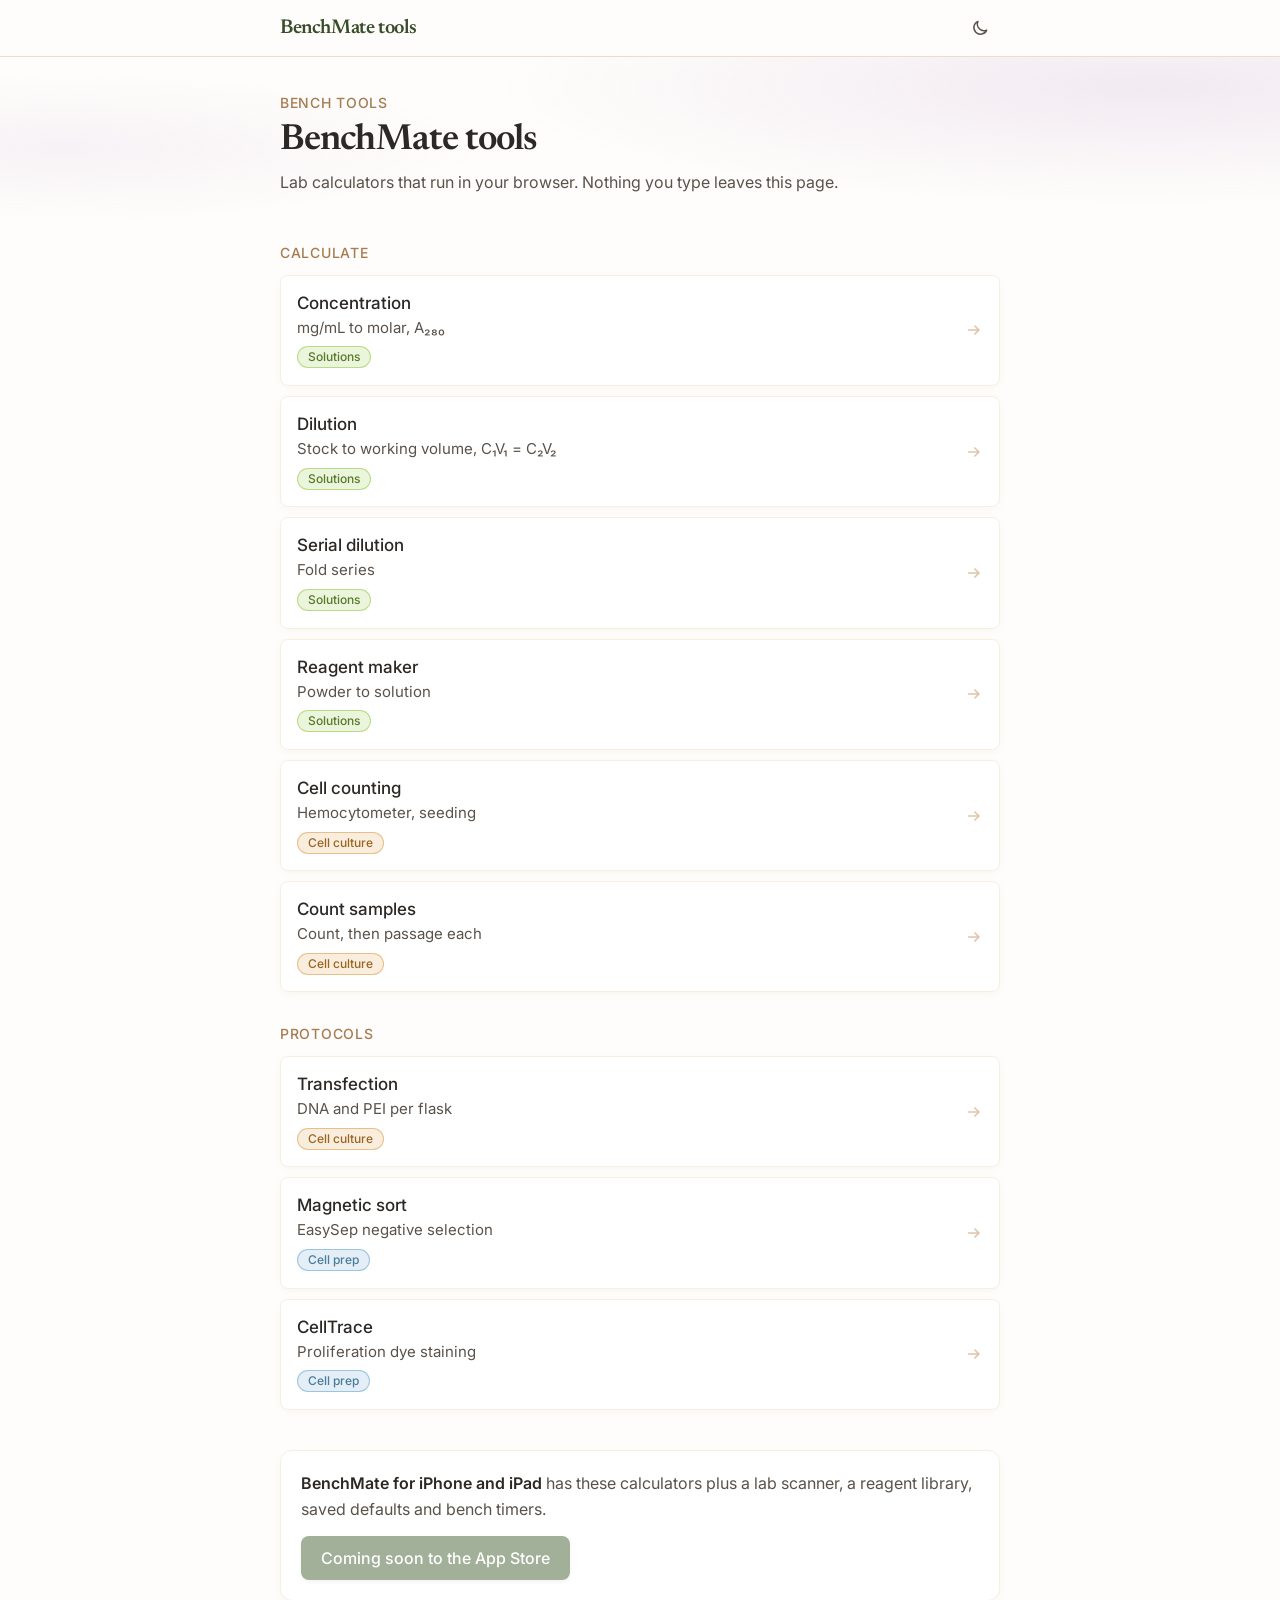
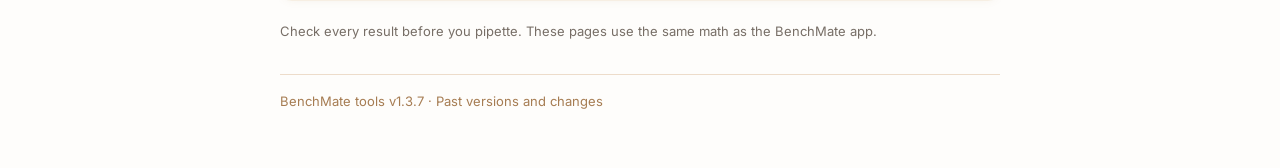
<file: index.html>
<!doctype html>
<html lang="en">
<head>
<meta charset="utf-8">
<meta name="viewport" content="width=device-width, initial-scale=1">
<title>BenchMate tools</title>
<meta name="description" content="Free lab calculators from BenchMate: dilution, concentration, serial dilution, reagent maker, cell counting and protocol helpers.">
<link rel="preconnect" href="https://fonts.googleapis.com">
<link rel="preconnect" href="https://fonts.gstatic.com" crossorigin>
<link rel="stylesheet" href="https://fonts.googleapis.com/css2?family=Newsreader:ital,opsz,wght@0,6..72,400;0,6..72,500;0,6..72,600;1,6..72,400&family=Inter:wght@400;500;600;700&display=swap">
<script>
  // Before first paint: a saved light/dark choice (none = follow the system), and reveals on.
  document.documentElement.classList.add("js");
  try { var t = localStorage.getItem("theme"); if (t) document.documentElement.dataset.theme = t; } catch (e) {}
</script>
<link rel="stylesheet" href="assets/bench.css">
</head>
<body>
<header class="topbar">
  <div class="inner">
    <a class="wordmark" href="index.html">BenchMate tools</a>
    <button type="button" class="theme-toggle" data-theme-toggle aria-label="Switch theme">
      <svg class="moon" viewBox="0 0 24 24" fill="none" stroke="currentColor" stroke-width="1.8" stroke-linecap="round" stroke-linejoin="round" aria-hidden="true"><path d="M20 14.5A8 8 0 0 1 9.5 4a8 8 0 1 0 10.5 10.5z"/></svg>
      <svg class="sun" viewBox="0 0 24 24" fill="none" stroke="currentColor" stroke-width="1.8" stroke-linecap="round" aria-hidden="true"><circle cx="12" cy="12" r="4"/><path d="M12 2.5v2M12 19.5v2M2.5 12h2M19.5 12h2M5.3 5.3l1.4 1.4M17.3 17.3l1.4 1.4M5.3 18.7l1.4-1.4M17.3 6.7l1.4-1.4"/></svg>
    </button>
  </div>
</header>
<main class="wide">
  <div class="page-head">
    <p class="eyebrow">Bench tools</p>
    <h1>BenchMate tools</h1>
    <p class="lede">Lab calculators that run in your browser. Nothing you type leaves this page.</p>
  </div>

  <h2>Calculate</h2>
  <ul class="tools">
    <li class="reveal" style="--i:0"><a class="row-link" href="concentration/index.html"><span><span class="title">Concentration</span><span class="desc">mg/mL to molar, A₂₈₀</span><span class="tag celery">Solutions</span></span><span class="arrow" aria-hidden="true"><svg viewBox="0 0 20 20" fill="none" stroke="currentColor" stroke-width="1.8" stroke-linecap="round" stroke-linejoin="round"><path d="M4 10h11M11 5.5 15.5 10 11 14.5"/></svg></span></a></li>
    <li class="reveal" style="--i:1"><a class="row-link" href="dilution/index.html"><span><span class="title">Dilution</span><span class="desc">Stock to working volume, C₁V₁ = C₂V₂</span><span class="tag celery">Solutions</span></span><span class="arrow" aria-hidden="true"><svg viewBox="0 0 20 20" fill="none" stroke="currentColor" stroke-width="1.8" stroke-linecap="round" stroke-linejoin="round"><path d="M4 10h11M11 5.5 15.5 10 11 14.5"/></svg></span></a></li>
    <li class="reveal" style="--i:2"><a class="row-link" href="serial-dilution/index.html"><span><span class="title">Serial dilution</span><span class="desc">Fold series</span><span class="tag celery">Solutions</span></span><span class="arrow" aria-hidden="true"><svg viewBox="0 0 20 20" fill="none" stroke="currentColor" stroke-width="1.8" stroke-linecap="round" stroke-linejoin="round"><path d="M4 10h11M11 5.5 15.5 10 11 14.5"/></svg></span></a></li>
    <li class="reveal" style="--i:3"><a class="row-link" href="reagent-maker/index.html"><span><span class="title">Reagent maker</span><span class="desc">Powder to solution</span><span class="tag celery">Solutions</span></span><span class="arrow" aria-hidden="true"><svg viewBox="0 0 20 20" fill="none" stroke="currentColor" stroke-width="1.8" stroke-linecap="round" stroke-linejoin="round"><path d="M4 10h11M11 5.5 15.5 10 11 14.5"/></svg></span></a></li>
    <li class="reveal" style="--i:4"><a class="row-link" href="cell-counting/index.html"><span><span class="title">Cell counting</span><span class="desc">Hemocytometer, seeding</span><span class="tag porsche">Cell culture</span></span><span class="arrow" aria-hidden="true"><svg viewBox="0 0 20 20" fill="none" stroke="currentColor" stroke-width="1.8" stroke-linecap="round" stroke-linejoin="round"><path d="M4 10h11M11 5.5 15.5 10 11 14.5"/></svg></span></a></li>
    <li class="reveal" style="--i:5"><a class="row-link" href="count-samples/index.html"><span><span class="title">Count samples</span><span class="desc">Count, then passage each</span><span class="tag porsche">Cell culture</span></span><span class="arrow" aria-hidden="true"><svg viewBox="0 0 20 20" fill="none" stroke="currentColor" stroke-width="1.8" stroke-linecap="round" stroke-linejoin="round"><path d="M4 10h11M11 5.5 15.5 10 11 14.5"/></svg></span></a></li>
  </ul>

  <h2>Protocols</h2>
  <ul class="tools">
    <li class="reveal" style="--i:0"><a class="row-link" href="transfection/index.html"><span><span class="title">Transfection</span><span class="desc">DNA and PEI per flask</span><span class="tag porsche">Cell culture</span></span><span class="arrow" aria-hidden="true"><svg viewBox="0 0 20 20" fill="none" stroke="currentColor" stroke-width="1.8" stroke-linecap="round" stroke-linejoin="round"><path d="M4 10h11M11 5.5 15.5 10 11 14.5"/></svg></span></a></li>
    <li class="reveal" style="--i:1"><a class="row-link" href="magnetic-sort/index.html"><span><span class="title">Magnetic sort</span><span class="desc">EasySep negative selection</span><span class="tag sky">Cell prep</span></span><span class="arrow" aria-hidden="true"><svg viewBox="0 0 20 20" fill="none" stroke="currentColor" stroke-width="1.8" stroke-linecap="round" stroke-linejoin="round"><path d="M4 10h11M11 5.5 15.5 10 11 14.5"/></svg></span></a></li>
    <li class="reveal" style="--i:2"><a class="row-link" href="celltrace/index.html"><span><span class="title">CellTrace</span><span class="desc">Proliferation dye staining</span><span class="tag sky">Cell prep</span></span><span class="arrow" aria-hidden="true"><svg viewBox="0 0 20 20" fill="none" stroke="currentColor" stroke-width="1.8" stroke-linecap="round" stroke-linejoin="round"><path d="M4 10h11M11 5.5 15.5 10 11 14.5"/></svg></span></a></li>
  </ul>

  <div class="promo" data-app-promo></div>
  <footer>Check every result before you pipette. These pages use the same math as the BenchMate app.</footer>
</main>
<script src="assets/bench.js"></script>
</body>
</html>
</file>
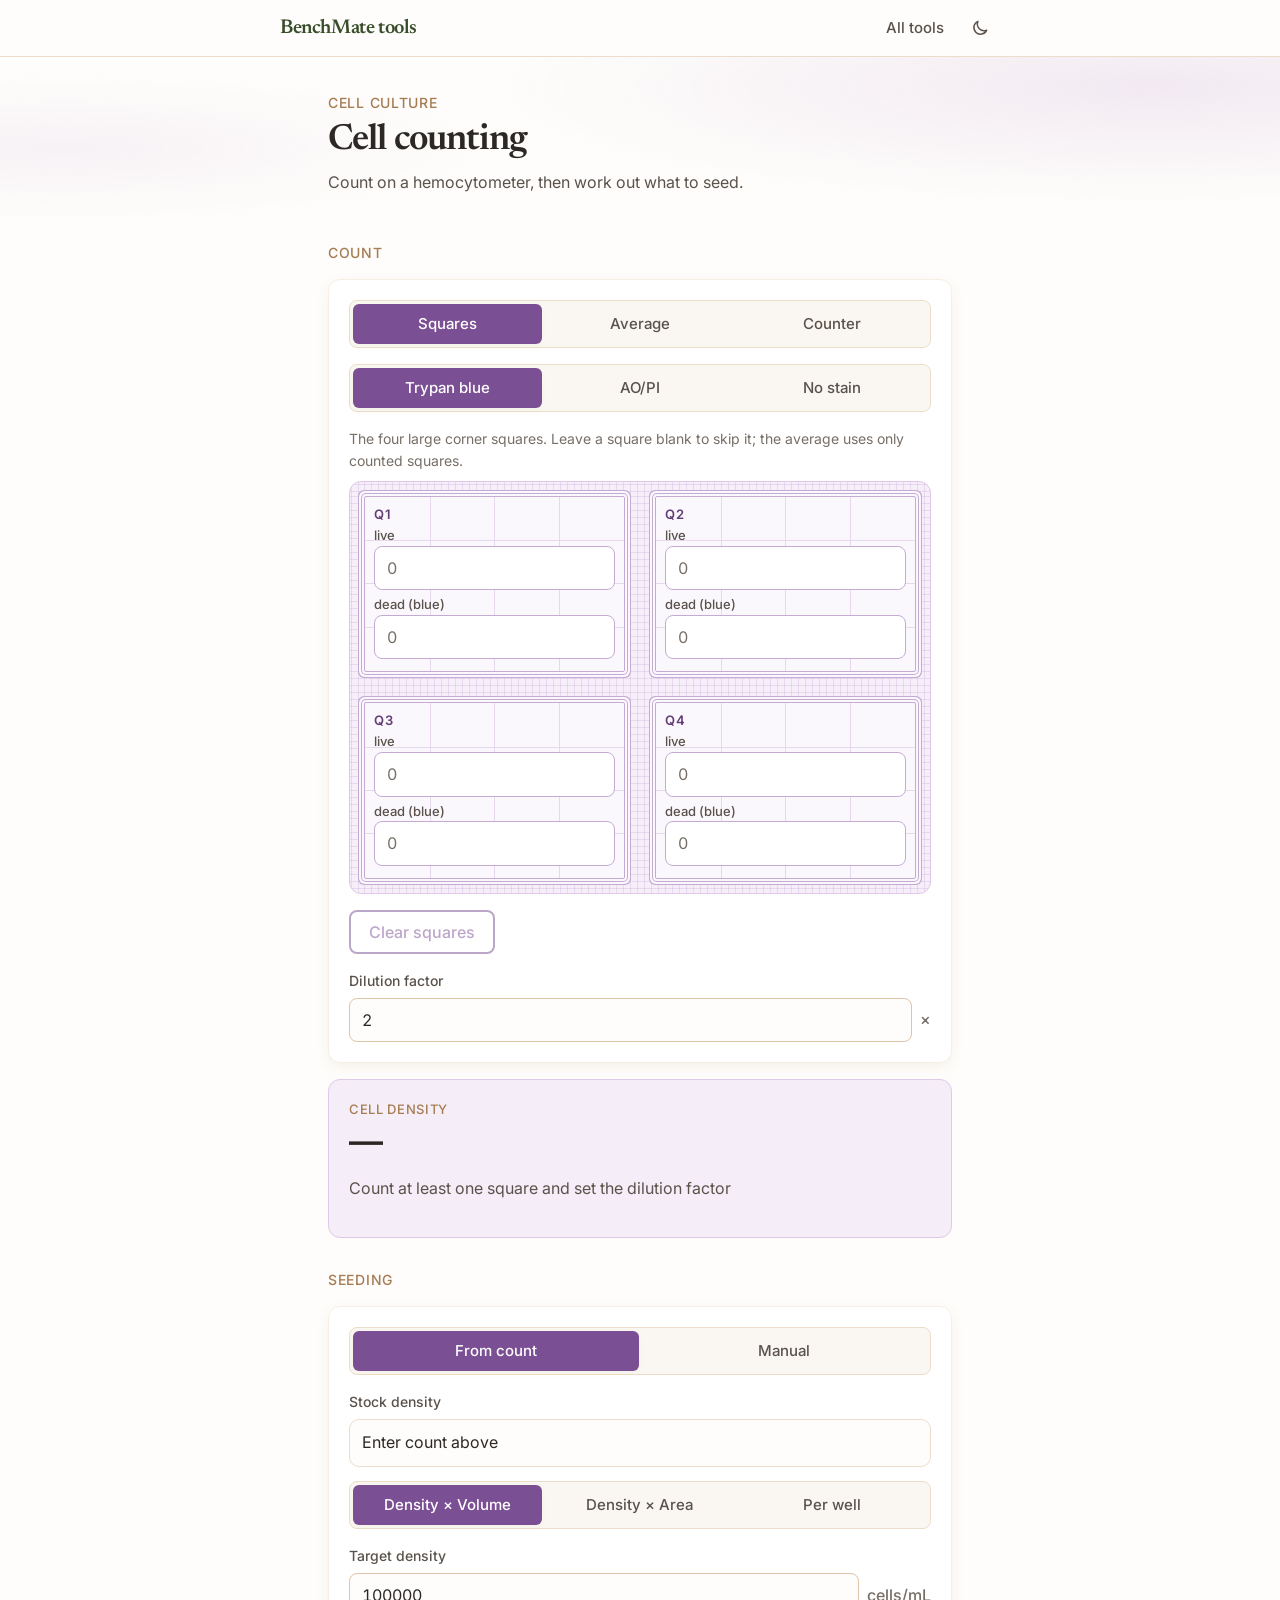
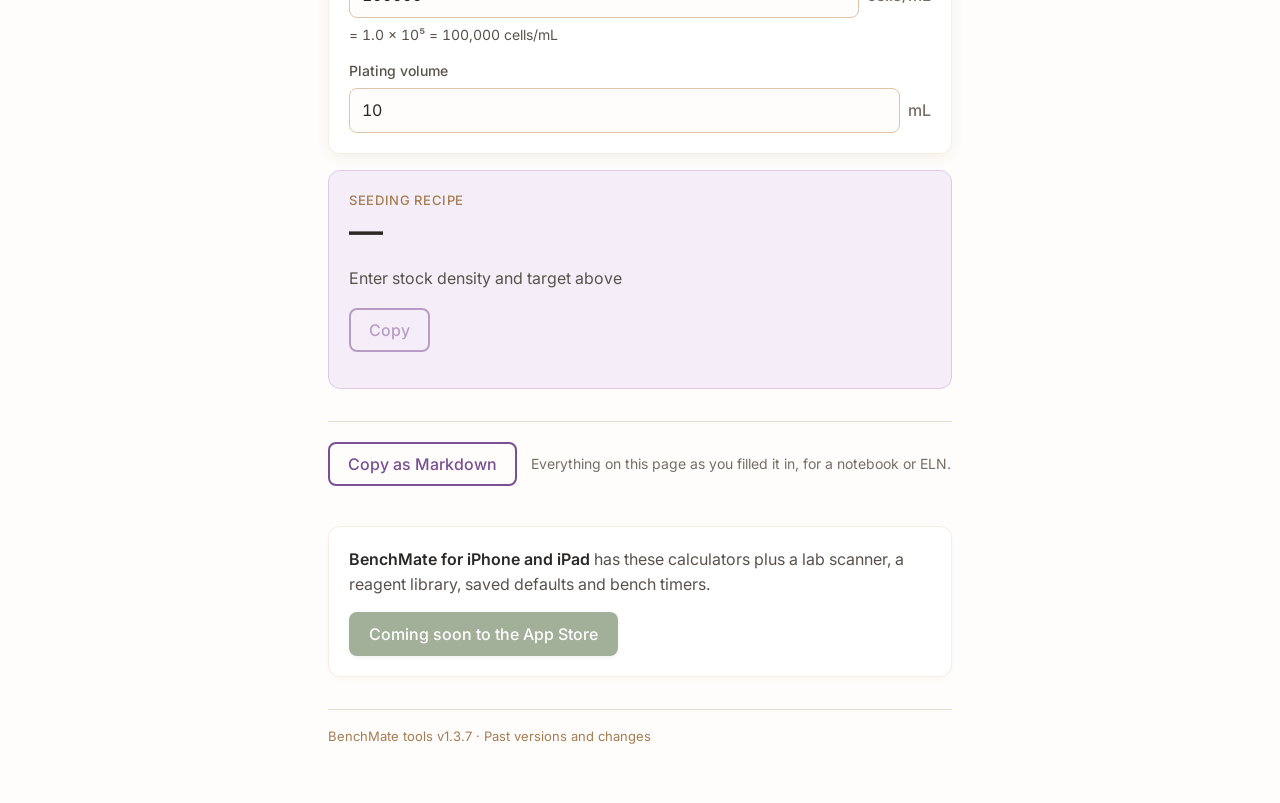
<file: cell-counting/index.html>
<!doctype html>
<html lang="en">
<head>
<meta charset="utf-8">
<meta name="viewport" content="width=device-width, initial-scale=1">
<title>Cell counting · BenchMate</title>
<meta name="description" content="Hemocytometer counts to cells/mL with viability, then the stock and media volumes to seed a target density, cells/cm², or cells per well (with overage) into wells and flasks.">
<link rel="preconnect" href="https://fonts.googleapis.com">
<link rel="preconnect" href="https://fonts.gstatic.com" crossorigin>
<link rel="stylesheet" href="https://fonts.googleapis.com/css2?family=Newsreader:ital,opsz,wght@0,6..72,400;0,6..72,500;0,6..72,600;1,6..72,400&family=Inter:wght@400;500;600;700&display=swap">
<script>
  // Before first paint: a saved light/dark choice (none = follow the system), and reveals on.
  document.documentElement.classList.add("js");
  try { var t = localStorage.getItem("theme"); if (t) document.documentElement.dataset.theme = t; } catch (e) {}
</script>
<link rel="stylesheet" href="../assets/bench.css">
<style>
  [hidden] { display: none !important; }
  .unit { align-self: center; color: var(--text-3); }
  .stock { display: flex; justify-content: space-between; gap: 12px; padding: 10px 12px; border: 1px solid var(--border-strong); border-radius: 10px; background: var(--bg); }
</style>
</head>
<body>
<header class="topbar">
  <div class="inner">
    <a class="wordmark" href="../index.html">BenchMate tools</a>
    <a class="back" href="../index.html">All tools</a>
    <button type="button" class="theme-toggle" data-theme-toggle aria-label="Switch theme">
      <svg class="moon" viewBox="0 0 24 24" fill="none" stroke="currentColor" stroke-width="1.8" stroke-linecap="round" stroke-linejoin="round" aria-hidden="true"><path d="M20 14.5A8 8 0 0 1 9.5 4a8 8 0 1 0 10.5 10.5z"/></svg>
      <svg class="sun" viewBox="0 0 24 24" fill="none" stroke="currentColor" stroke-width="1.8" stroke-linecap="round" aria-hidden="true"><circle cx="12" cy="12" r="4"/><path d="M12 2.5v2M12 19.5v2M2.5 12h2M19.5 12h2M5.3 5.3l1.4 1.4M17.3 17.3l1.4 1.4M5.3 18.7l1.4-1.4M17.3 6.7l1.4-1.4"/></svg>
    </button>
  </div>
</header>
<main>
  <div class="page-head">
    <p class="eyebrow">Cell culture</p>
    <h1>Cell counting</h1>
    <p class="lede">Count on a hemocytometer, then work out what to seed.</p>
  </div>

  <form id="form" autocomplete="off">
    <h2>Count</h2>
    <div class="card">
      <div class="segments" role="radiogroup" aria-label="Count entry mode">
        <label><input type="radio" name="mode" value="squares" id="mode-squares" checked>Squares</label>
        <label><input type="radio" name="mode" value="average" id="mode-average">Average</label>
        <label><input type="radio" name="mode" value="counter" id="mode-counter">Counter</label>
      </div>
      <div class="segments" role="radiogroup" aria-label="Stain">
        <label><input type="radio" name="stain" value="trypanBlue" id="stain-trypanBlue" checked>Trypan blue</label>
        <label><input type="radio" name="stain" value="aoPI" id="stain-aoPI">AO/PI</label>
        <label><input type="radio" name="stain" value="unstained" id="stain-unstained">No stain</label>
      </div>

      <div id="panel-squares">
        <p class="hint" style="margin:0 0 8px">The four large corner squares. Leave a square blank to skip it; the average uses only counted squares.</p>
        <div class="quads">
          <div class="quad"><strong>Q1</strong><label for="q1-live" data-live>live</label><input id="q1-live" inputmode="numeric" placeholder="0"><label for="q1-dead" data-dead>dead (blue)</label><input id="q1-dead" inputmode="numeric" placeholder="0"></div>
          <div class="quad"><strong>Q2</strong><label for="q2-live" data-live>live</label><input id="q2-live" inputmode="numeric" placeholder="0"><label for="q2-dead" data-dead>dead (blue)</label><input id="q2-dead" inputmode="numeric" placeholder="0"></div>
          <div class="quad"><strong>Q3</strong><label for="q3-live" data-live>live</label><input id="q3-live" inputmode="numeric" placeholder="0"><label for="q3-dead" data-dead>dead (blue)</label><input id="q3-dead" inputmode="numeric" placeholder="0"></div>
          <div class="quad"><strong>Q4</strong><label for="q4-live" data-live>live</label><input id="q4-live" inputmode="numeric" placeholder="0"><label for="q4-dead" data-dead>dead (blue)</label><input id="q4-dead" inputmode="numeric" placeholder="0"></div>
        </div>
        <p><button type="button" class="secondary" id="clear-squares">Clear squares</button></p>
      </div>

      <div id="panel-average" hidden>
        <div class="field">
          <label for="average">Average count per square (live + dead)</label>
          <input id="average" inputmode="decimal" placeholder="e.g. 24" value="100">
          <p class="hint">Total cells per large square. With a viability below, it is split into live and dead and seeding uses the live part.</p>
        </div>
      </div>

      <div id="panel-counter" hidden>
        <div class="field">
          <label for="counter">Live cells</label>
          <div class="row"><input id="counter" data-sci data-sci-unit="cells/mL" inputmode="decimal" placeholder="e.g. 2400000"><span class="unit">cells/mL</span></div>
        </div>
      </div>

      <div class="field" id="viability-field" hidden>
        <label for="viability" id="viability-label">Viability (optional)</label>
        <div class="row"><input id="viability" inputmode="decimal" placeholder="e.g. 92"><span class="unit">%</span></div>
      </div>

      <div class="field" id="dilution-field">
        <label for="dilution">Dilution factor</label>
        <div class="row"><input id="dilution" inputmode="decimal" placeholder="e.g. 2" value="2"><span class="unit">×</span></div>
      </div>
    </div>

    <section class="result" aria-live="polite">
      <div class="caption" id="d-eyebrow">Cell density</div>
      <div class="hero" id="d-hero">—</div>
      <div id="d-body"></div>
      <div id="d-warnings"></div>
    </section>

    <h2>Seeding</h2>
    <div class="card">
      <div class="segments" role="radiogroup" aria-label="Stock density source">
        <label><input type="radio" name="source" value="measured" id="source-measured" checked>From count</label>
        <label><input type="radio" name="source" value="manual" id="source-manual">Manual</label>
      </div>
      <div class="field" id="stock-measured">
        <div class="label">Stock density</div>
        <div class="stock"><span id="stock-text">Enter count above</span><span class="hint" id="stock-grouped" style="margin:0"></span></div>
      </div>
      <div class="field" id="stock-manual" hidden>
        <label for="manual-stock">Stock density</label>
        <div class="row"><input id="manual-stock" data-sci data-sci-unit="cells/mL" inputmode="decimal" placeholder="e.g. 2000000"><span class="unit">cells/mL</span></div>
      </div>

      <div class="segments" role="radiogroup" aria-label="Seeding target type">
        <label><input type="radio" name="target" value="densityVolume" id="target-densityVolume" checked>Density × Volume</label>
        <label><input type="radio" name="target" value="densityArea" id="target-densityArea">Density × Area</label>
        <label><input type="radio" name="target" value="wells" id="target-wells">Per well</label>
      </div>
      <div class="field" id="target-vol-field">
        <label for="target-density">Target density</label>
        <div class="row"><input id="target-density" data-sci data-sci-unit="cells/mL" inputmode="decimal" placeholder="e.g. 100000" value="100000"><span class="unit">cells/mL</span></div>
      </div>
      <div id="target-area-fields" hidden>
        <div class="field">
          <label for="target-cm2">Target density</label>
          <div class="row"><input id="target-cm2" data-sci data-sci-unit="cells/cm²" inputmode="decimal" placeholder="e.g. 20000"><span class="unit">cells/cm²</span></div>
        </div>
        <div class="field">
          <label for="vessel">Vessel</label>
          <select id="vessel" aria-label="Growth vessel"></select>
        </div>
        <div class="field">
          <label for="vessel-count" id="vessel-count-label">Number of wells</label>
          <input id="vessel-count" inputmode="numeric" placeholder="e.g. 6" value="1">
        </div>
      </div>
      <div id="target-wells-fields" hidden>
        <div class="field">
          <label for="wells">Number of wells</label>
          <input id="wells" inputmode="numeric" placeholder="e.g. 24" value="24">
        </div>
        <div class="field">
          <label for="cells-per-well">Cells per well</label>
          <div class="row"><input id="cells-per-well" data-sci data-sci-unit="cells" inputmode="decimal" placeholder="e.g. 50000" value="50000"><span class="unit">cells</span></div>
        </div>
        <div class="field">
          <label for="well-volume">Volume per well</label>
          <div class="row"><input id="well-volume" inputmode="decimal" placeholder="e.g. 500" value="500"><select id="well-volume-unit" aria-label="Volume per well unit"><option value="uL">µL</option><option value="mL">mL</option></select></div>
        </div>
        <div class="field">
          <label for="overage">Overage</label>
          <div class="row"><input id="overage" inputmode="decimal" placeholder="e.g. 10" value="10"><select id="overage-kind" aria-label="Overage as"><option value="percent">%</option><option value="wells">extra wells</option></select></div>
          <p class="hint">Mixes a little extra so pipetting loss doesn't leave the last wells short.</p>
        </div>
      </div>
      <div class="field" id="volume-field">
        <label for="volume" id="volume-label">Plating volume</label>
        <div class="row"><input id="volume" inputmode="decimal" placeholder="e.g. 10" value="10"><span class="unit">mL</span></div>
      </div>
    </div>

    <section class="result" aria-live="polite">
      <div class="caption">Seeding recipe</div>
      <div class="hero" id="s-hero">—</div>
      <div id="s-body"></div>
      <div id="s-warnings"></div>
      <p><button type="button" class="secondary" id="copy">Copy</button></p>
    </section>
  </form>

  <div class="promo" data-app-promo></div>
</main>
<script src="../assets/bench.js"></script>
<script src="engine.js"></script>
<script>
(function () {
  "use strict";
  var ui = BM.ui, C = BM.cellCounting, $ = ui.$;
  var form = $("#form");
  function val(id) { return $("#" + id).value; }
  function radio(name) { return $("input[name=" + name + "]:checked").value; }

  $("#vessel").innerHTML = C.VESSELS.map(function (v) {
    return '<option value="' + v.id + '">' + v.label + " (" + C.formatArea(v.areaCm2) + " cm²)</option>";
  }).join("");

  ui.persist(form, "cell-counting");
  var lastStain = radio("stain");   // after persist, so a restored stain isn't treated as a change

  function state() {
    var squares = [1, 2, 3, 4].map(function (i) { return { live: val("q" + i + "-live"), dead: val("q" + i + "-dead") }; });
    return {
      mode: radio("mode"), stain: radio("stain"), squares: squares,
      average: val("average"), viability: val("viability"), counter: val("counter"), dilution: val("dilution"),
      source: radio("source"), manualStock: val("manual-stock"), targetMode: radio("target"),
      targetDensity: val("target-density"), targetPerCm2: val("target-cm2"), vessel: val("vessel"),
      volume: val("volume"), vesselCount: val("vessel-count"),
      wells: val("wells"), cellsPerWell: val("cells-per-well"), wellVolume: val("well-volume"),
      wellVolumeUnit: val("well-volume-unit"), overage: val("overage"), overageKind: val("overage-kind")
    };
  }

  var copyText = "";
  function render() {
    // The stain sets the dilution factor unless one of your own is typed.
    var stain = radio("stain");
    if (stain !== lastStain) {
      $("#dilution").value = C.factorTextAfterStainChange(lastStain, stain, val("dilution"));
      lastStain = stain;
      form.dispatchEvent(new Event("input", { bubbles: true }));   // so the new factor is saved too
    }
    var s = state(), mode = s.mode, st = C.STAINS[s.stain];
    $("#panel-squares").hidden = mode !== "squares";
    $("#panel-average").hidden = mode !== "average";
    $("#panel-counter").hidden = mode !== "counter";
    $("#viability-field").hidden = mode === "squares";
    $("#dilution-field").hidden = mode === "counter";
    $("#viability-label").textContent = mode === "counter" ? "Viability" : "Viability (optional)";
    [1, 2, 3, 4].forEach(function (i) {
      $("label[for=q" + i + "-live]").textContent = st.liveWord;
      $("label[for=q" + i + "-dead]").textContent = st.deadWord;
    });
    $("#clear-squares").disabled = !s.squares.some(function (q) { return q.live.trim() || q.dead.trim(); });

    var area = s.targetMode === "densityArea", byWells = s.targetMode === "wells", v = C.vessel(s.vessel);
    $("#stock-measured").hidden = s.source !== "measured";
    $("#stock-manual").hidden = s.source !== "manual";
    $("#target-vol-field").hidden = s.targetMode !== "densityVolume";
    $("#target-area-fields").hidden = !area;
    $("#target-wells-fields").hidden = !byWells;
    $("#volume-field").hidden = byWells;
    $("#vessel-count-label").textContent = "Number of " + v.noun + "s";
    $("#volume-label").textContent = area ? "Volume per " + v.noun : "Plating volume";

    var r = C.compute(s);
    var sum = r.count.summary;
    $("#d-eyebrow").textContent = sum && sum.viability != null ? "Viable cell density" : "Cell density";
    $("#d-hero").innerHTML = sum ? ui.esc(BM.format.scientific(sum.viableDensity)) + " <small>cells/mL</small>" : "—";
    var lines = C.densityLines(s, r.count);
    if (!sum && !r.count.viabilityInvalid) {
      lines = [{ squares: "Count at least one square and set the dilution factor", average: "Enter count and dilution factor", counter: "Enter the counter's live density" }[mode]];
      $("#d-body").innerHTML = '<p class="empty">' + ui.esc(lines[0]) + "</p>";
    } else {
      $("#d-body").innerHTML = lines.length ? '<p class="hint">' + lines.map(ui.esc).join("<br>") + "</p>" : "";
    }
    ui.warnings($("#d-warnings"), r.densityWarnings);

    var measured = sum ? sum.viableDensity : null;
    $("#stock-text").textContent = measured != null ? BM.format.scientific(measured) + " cells/mL" : "Enter count above";
    $("#stock-grouped").textContent = measured != null ? BM.format.grouped(measured) : "";

    var res = r.seeding.result;
    if (res && res.ok) {
      var p = res.plan, stock = C.volumeMLParts(p.stockVolume);
      $("#s-hero").innerHTML = ui.esc(stock.value) + " <small>" + ui.esc(stock.unit) + " stock</small>";
      var b = ["+ " + C.volumeML(p.mediaVolume) + " media → " + C.volumeML(p.stockVolume + p.mediaVolume) + " total, " + BM.format.scientific(p.cellsNeeded) + " cells"];
      var split = C.vesselSplitText(s, p, r.seeding.vesselsSeeded);
      if (split) b.push(split);
      var wp = r.seeding.wells && r.seeding.wells.plan;
      if (wp) b.push("At " + BM.format.scientific(wp.density) + " cells/mL. " + C.wellMixText(wp), C.wellPlateText(wp));
      $("#s-body").innerHTML = '<p class="hint">' + b.map(ui.esc).join("<br>") + "</p>";
    } else {
      $("#s-hero").textContent = "—";
      var msg = res ? "" : (area && r.seeding.vesselsSeeded == null
        ? "Enter how many " + v.noun + "s, as a whole number"
        : byWells && r.seeding.wells.overageInvalid ? ""
        : byWells && r.seeding.stockDensity != null && !r.seeding.wells.plan
        ? "Enter wells (a whole number), cells and volume per well"
        : "Enter stock density and target above");
      $("#s-body").innerHTML = msg ? '<p class="empty">' + ui.esc(msg) + "</p>" : "";
    }
    ui.warnings($("#s-warnings"), r.seedingWarnings);
    copyText = r.copyText;
    $("#copy").disabled = !copyText;
    // A stock too thin for the target: say so, and keep the volume it would take.
    var fail = res && !res.ok && res.failure && res.failure.neededML != null ? res.failure : null;
    $("#s-hero").closest(".result").classList.toggle("blocked", !!fail);
    if (fail) {
      $("#s-hero").innerHTML = "";
      $("#s-body").innerHTML = ui.blockedHTML({
        title: "The stock is too dilute for this target.",
        wouldNeed: { label: "Would need", value: C.volumeML(fail.neededML) + " of stock",
          note: "More than the " + (r.seeding.totalPlatingVolume != null ? C.volumeML(r.seeding.totalPlatingVolume) + " total" : "plating volume") +
            ". Lower the target, or spin the cells down, resuspend in less medium and recount." }
      });
      ui.warnings($("#s-warnings"), r.seedingWarnings.filter(function (w) { return w.level !== "error"; }));
      $("#copy").disabled = true;
    }
  }

  $("#clear-squares").addEventListener("click", function () {
    [1, 2, 3, 4].forEach(function (i) { $("#q" + i + "-live").value = ""; $("#q" + i + "-dead").value = ""; });
    form.dispatchEvent(new Event("input", { bubbles: true }));
  });
  ui.copyButton($("#copy"), function () { return copyText; });
  ui.live(form, render);
})();
</script>
</body>
</html>
</file>
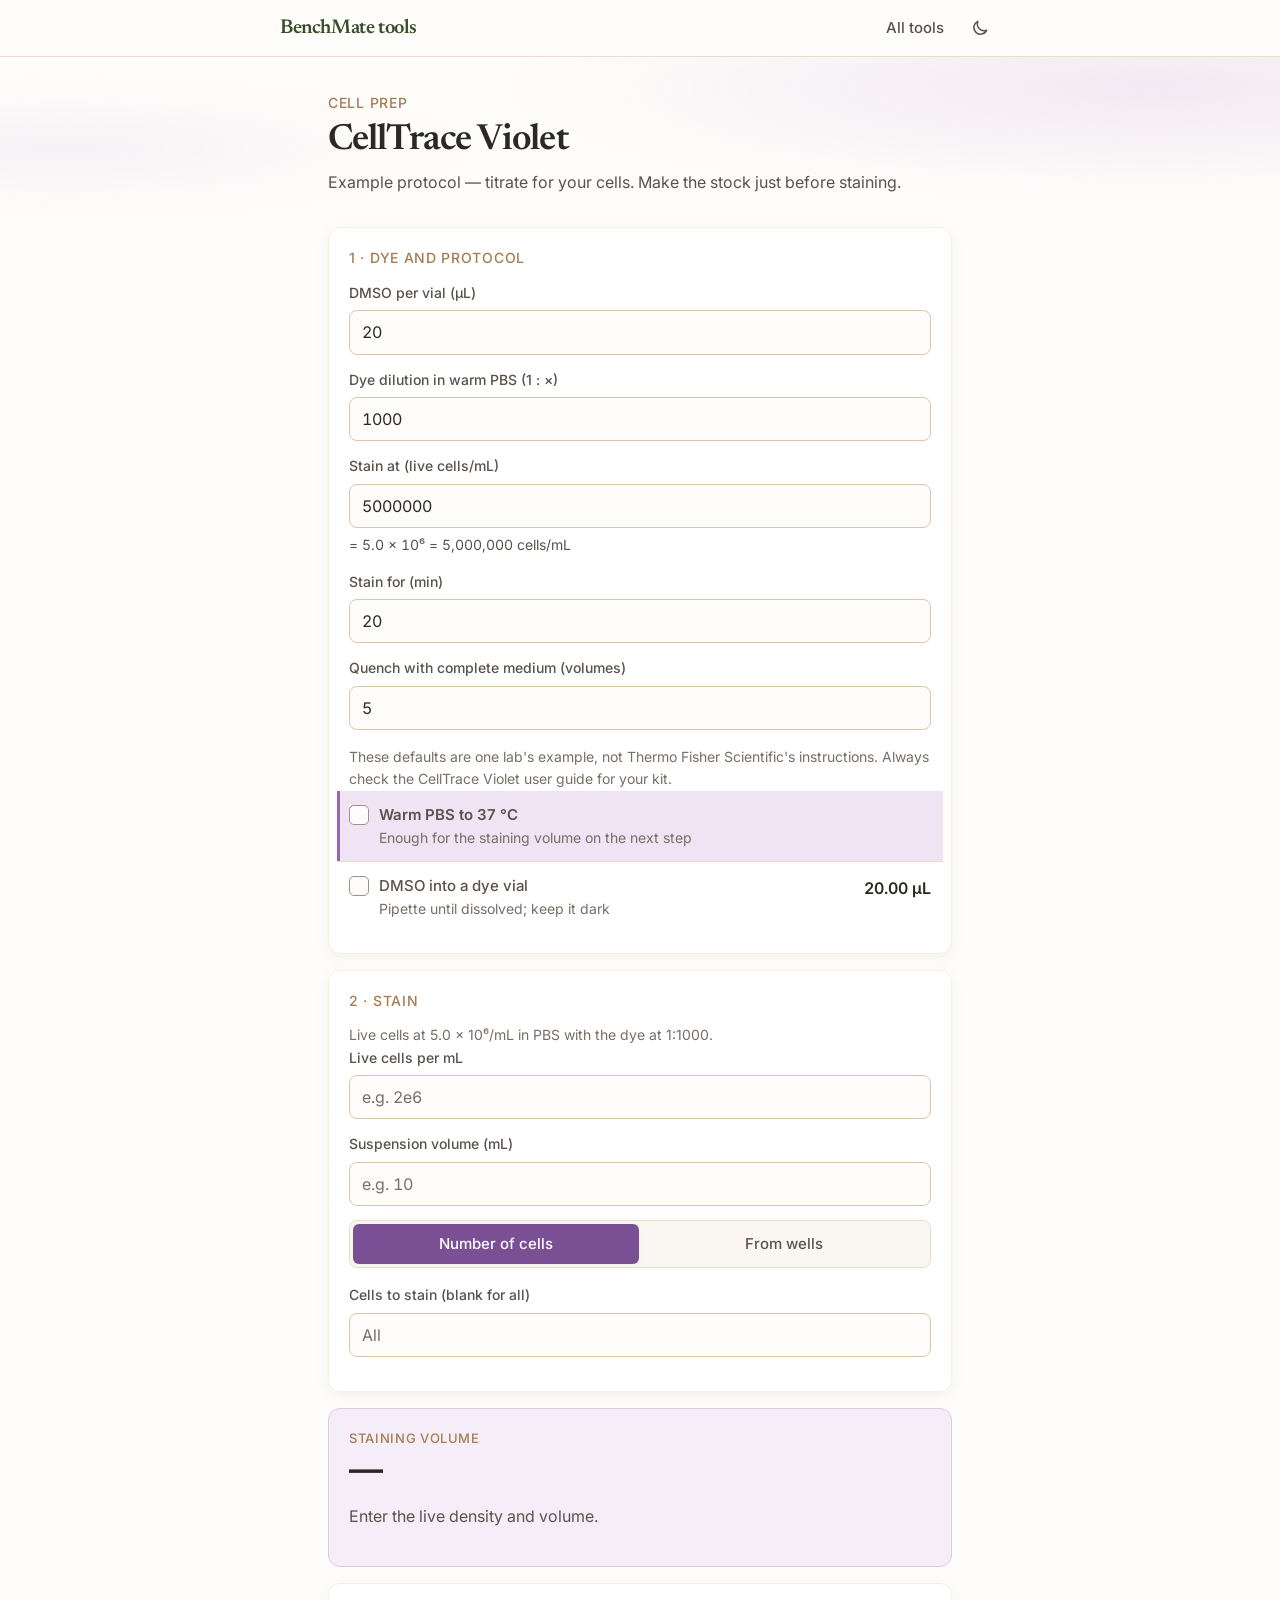
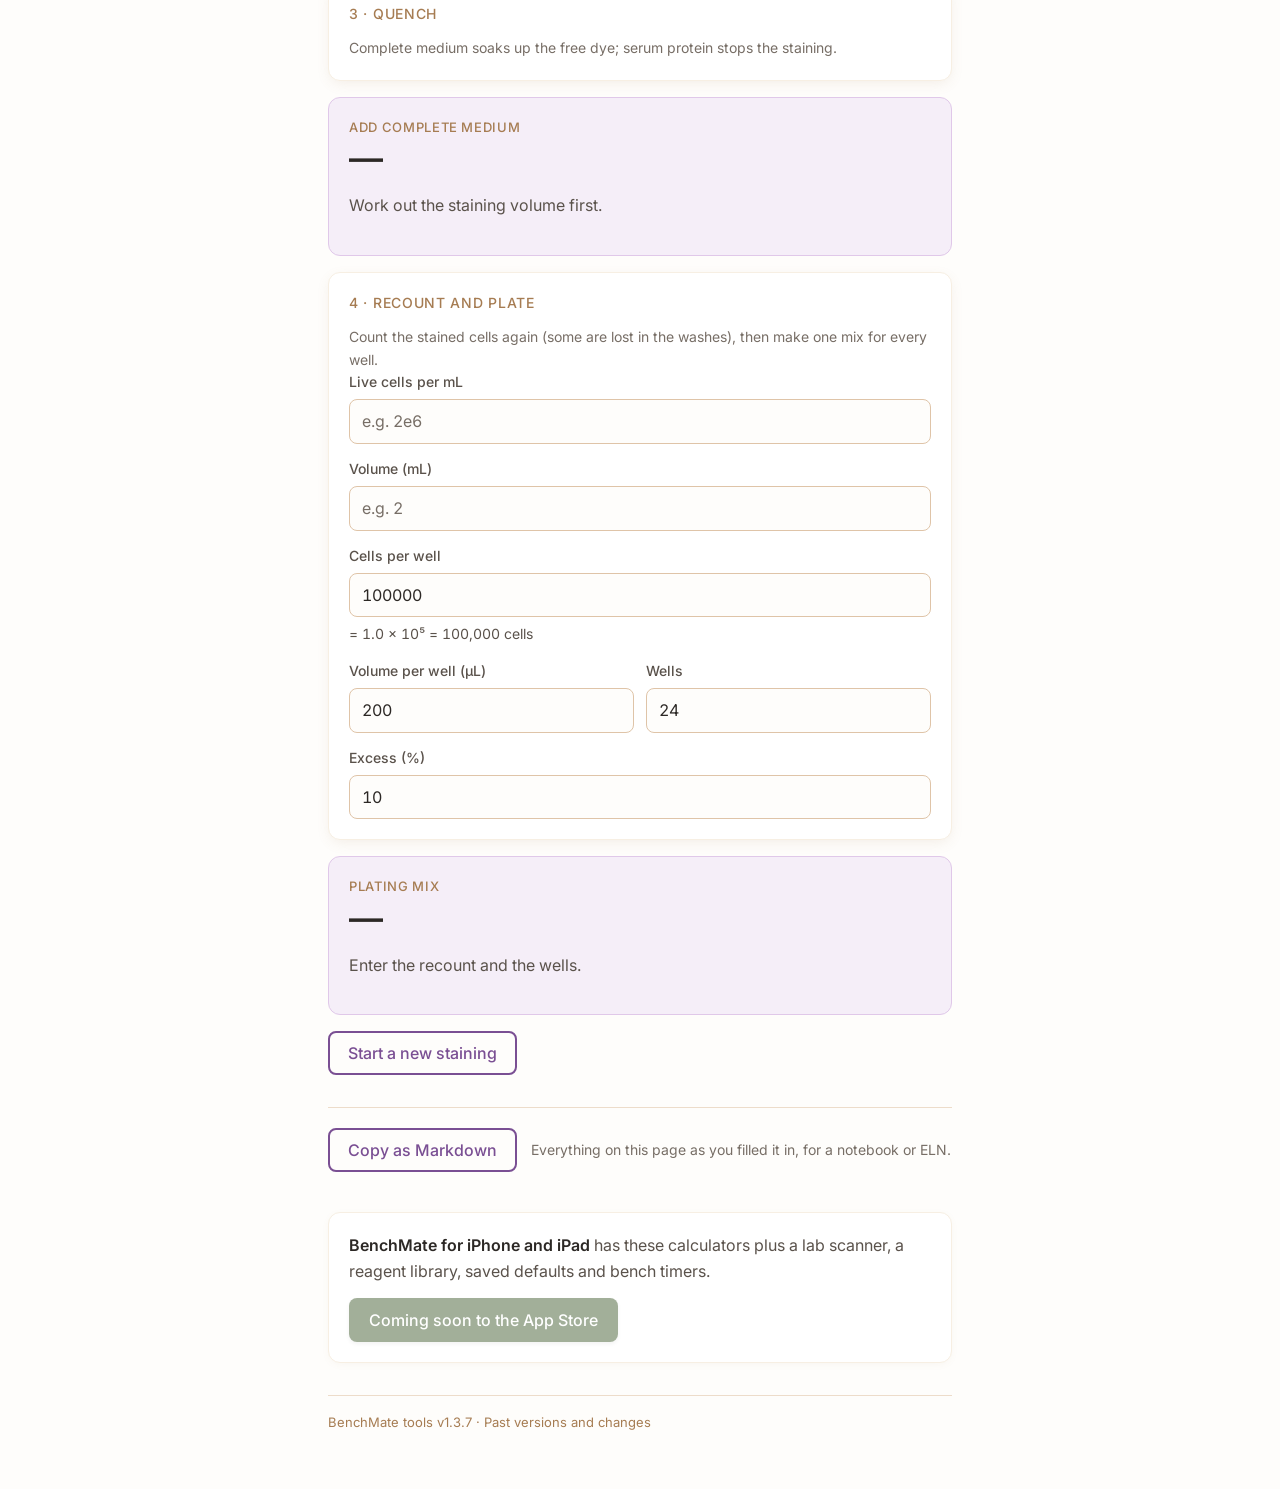
<file: celltrace/index.html>
<!doctype html>
<html lang="en">
<head>
<meta charset="utf-8">
<meta name="viewport" content="width=device-width, initial-scale=1">
<title>CellTrace · BenchMate</title>
<meta name="description" content="CellTrace Violet proliferation staining: dye stock from DMSO, staining volume for your cells, the quench, then the plating mix for every well.">
<link rel="preconnect" href="https://fonts.googleapis.com">
<link rel="preconnect" href="https://fonts.gstatic.com" crossorigin>
<link rel="stylesheet" href="https://fonts.googleapis.com/css2?family=Newsreader:ital,opsz,wght@0,6..72,400;0,6..72,500;0,6..72,600;1,6..72,400&family=Inter:wght@400;500;600;700&display=swap">
<script>
  // Before first paint: a saved light/dark choice (none = follow the system), and reveals on.
  document.documentElement.classList.add("js");
  try { var t = localStorage.getItem("theme"); if (t) document.documentElement.dataset.theme = t; } catch (e) {}
</script>
<link rel="stylesheet" href="../assets/bench.css">
<style>
  [hidden] { display: none !important; }
  .two { display: grid; grid-template-columns: 1fr 1fr; gap: 12px; }
  .small { font-size: 14px; color: var(--text-3); }
</style>
</head>
<body>
<header class="topbar">
  <div class="inner">
    <a class="wordmark" href="../index.html">BenchMate tools</a>
    <a class="back" href="../index.html">All tools</a>
    <button type="button" class="theme-toggle" data-theme-toggle aria-label="Switch theme">
      <svg class="moon" viewBox="0 0 24 24" fill="none" stroke="currentColor" stroke-width="1.8" stroke-linecap="round" stroke-linejoin="round" aria-hidden="true"><path d="M20 14.5A8 8 0 0 1 9.5 4a8 8 0 1 0 10.5 10.5z"/></svg>
      <svg class="sun" viewBox="0 0 24 24" fill="none" stroke="currentColor" stroke-width="1.8" stroke-linecap="round" aria-hidden="true"><circle cx="12" cy="12" r="4"/><path d="M12 2.5v2M12 19.5v2M2.5 12h2M19.5 12h2M5.3 5.3l1.4 1.4M17.3 17.3l1.4 1.4M5.3 18.7l1.4-1.4M17.3 6.7l1.4-1.4"/></svg>
    </button>
  </div>
</header>
<main>
  <div class="page-head">
    <p class="eyebrow">Cell prep</p>
    <h1>CellTrace Violet</h1>
    <p class="lede">Example protocol — titrate for your cells. Make the stock just before staining.</p>
  </div>

  <form id="form" autocomplete="off">
    <p class="note" id="handoff-note" hidden></p>
    <section class="card">
      <h2>1 · Dye and protocol</h2>
      <div class="field"><label for="dmso">DMSO per vial (µL)</label><input id="dmso" inputmode="decimal" value="20" placeholder="20"></div>
      <div class="field"><label for="dilution">Dye dilution in warm PBS (1 : ×)</label><input id="dilution" inputmode="decimal" value="1000" placeholder="1000"></div>
      <div class="field"><label for="sdensity">Stain at (live cells/mL)</label><input id="sdensity" data-sci data-sci-unit="cells/mL" inputmode="decimal" value="5000000" placeholder="5000000"></div>
      <div class="field"><label for="minutes">Stain for (min)</label><input id="minutes" inputmode="decimal" value="20" placeholder="20"></div>
      <div class="field"><label for="quench">Quench with complete medium (volumes)</label><input id="quench" inputmode="decimal" value="5" placeholder="5"></div>
      <p><button type="button" class="secondary" id="restore" hidden>Restore 20 µL · 1:1000 · 5 × 10⁶/mL · 20 min · 5 volumes</button></p>
      <p class="hint">These defaults are one lab's example, not Thermo Fisher Scientific's instructions. Always check the CellTrace Violet user guide for your kit.</p>
      <div id="prep"></div>
    </section>

    <section class="card">
      <h2>2 · Stain</h2>
      <p class="hint" id="stain-sub"></p>
      <div class="field"><label for="density">Live cells per mL</label><input id="density" data-sci data-sci-unit="cells/mL" inputmode="decimal" placeholder="e.g. 2e6"></div>
      <div class="field"><label for="volume">Suspension volume (mL)</label><input id="volume" inputmode="decimal" placeholder="e.g. 10"></div>
      <div class="segments" role="radiogroup" aria-label="Cells to stain">
        <label><input type="radio" name="amount" id="amount-total" value="total" checked>Number of cells</label>
        <label><input type="radio" name="amount" id="amount-wells" value="wells">From wells</label>
      </div>
      <div id="total-fields" style="margin-top:12px">
        <div class="field"><label for="cells">Cells to stain (blank for all)</label><input id="cells" data-sci data-sci-unit="cells" inputmode="decimal" placeholder="All"></div>
      </div>
      <div id="wells-fields" style="margin-top:12px" hidden>
        <div class="field"><label for="sw-cpw">Cells per well</label><input id="sw-cpw" data-sci data-sci-unit="cells" inputmode="decimal" placeholder="e.g. 100000"></div>
        <div class="two">
          <div class="field"><label for="sw-wells">Wells</label><input id="sw-wells" inputmode="numeric" placeholder="24"></div>
          <div class="field"><label for="overage">Overage (%)</label><input id="overage" inputmode="decimal" value="20" placeholder="20"></div>
        </div>
        <p class="hint">Cells per well and wells carry over to the Plate step.</p>
      </div>
      <p class="hint" id="have"></p>
    </section>
    <section class="result" aria-live="polite">
      <div class="caption">Staining volume</div>
      <div class="hero" id="stain-hero">—</div>
      <div id="stain-lines"></div>
      <div id="stain-warn"></div>
    </section>
    <section class="card"><div id="stain-steps"></div></section>

    <section class="card">
      <h2>3 · Quench</h2>
      <p class="hint">Complete medium soaks up the free dye; serum protein stops the staining.</p>
    </section>
    <section class="result" aria-live="polite">
      <div class="caption">Add complete medium</div>
      <div class="hero" id="quench-hero">—</div>
      <div id="quench-lines"></div>
      <div id="quench-warn"></div>
    </section>
    <section class="card"><div id="quench-steps"></div></section>

    <section class="card">
      <h2>4 · Recount and plate</h2>
      <p class="hint">Count the stained cells again (some are lost in the washes), then make one mix for every well.</p>
      <div class="field"><label for="rdensity">Live cells per mL</label><input id="rdensity" data-sci data-sci-unit="cells/mL" inputmode="decimal" placeholder="e.g. 2e6"></div>
      <div class="field"><label for="rvolume">Volume (mL)</label><input id="rvolume" inputmode="decimal" placeholder="e.g. 2"></div>
      <p class="hint" id="recovered"></p>
      <div class="field"><label for="cpw">Cells per well</label><input id="cpw" data-sci data-sci-unit="cells" inputmode="decimal" value="100000" placeholder="e.g. 100000"></div>
      <div class="two">
        <div class="field"><label for="perwell">Volume per well (µL)</label><input id="perwell" inputmode="decimal" value="200" placeholder="200"></div>
        <div class="field"><label for="wells">Wells</label><input id="wells" inputmode="numeric" value="24" placeholder="24"></div>
      </div>
      <div class="field"><label for="excess">Excess (%)</label><input id="excess" inputmode="decimal" value="10" placeholder="10"></div>
    </section>
    <section class="result" aria-live="polite">
      <div class="caption">Plating mix</div>
      <div class="hero" id="plate-hero">—</div>
      <div id="plate-lines"></div>
      <div id="plate-warn"></div>
    </section>

    <p><button type="button" class="secondary" id="start-over">Start a new staining</button></p>
  </form>

  <div class="promo" data-app-promo></div>
</main>
<script src="../assets/bench.js"></script>
<script src="engine.js"></script>
<script src="../magnetic-sort/steps.js"></script>
<script>
(function () {
  "use strict";
  var ui = BM.ui, F = BM.format, C = BM.celltrace, ST = BM.steps, $ = ui.$, esc = ui.esc;
  var form = $("#form");
  var FIELDS = { dmso: "dmsoPerVialUL", dilution: "dyeDilution", sdensity: "stainingDensity", minutes: "stainMinutes", quench: "quenchVolumes" };
  var checked = {};
  var sigs = {};
  var settings = C.settings();

  // Unreadable or non-positive entries leave that protocol value alone (settingBinding).
  var persist = ui.persist(form, "celltrace");
  // Opened from Magnetic sort: its isolated cells and wells, over whatever was saved here.
  var handed = ui.prefill(form, { density: "density", volume: "volume", cpw: "cpw sw-cpw", wells: "wells sw-wells",
    perwell: "perwell", excess: "excess" }, ["from", "stain"]);
  if (typeof handed.density === "number") {
    if (handed.stain === "wells") $("#amount-wells").checked = true;
    var from = typeof handed.from === "string" && handed.from ? " (" + handed.from + ")" : "";
    $("#handoff-note").textContent = "Filled in from Magnetic sort" + from + ": " + F.scientific(handed.density) + " live cells/mL in " +
      F.volume(handed.volume / 1000) + (typeof handed.wells === "number" && typeof handed.cpw === "number"
        ? ", for " + F.plain(handed.wells) + " wells of " + F.scientific(handed.cpw) + " cells" : "") + ". Check them before you start.";
    $("#handoff-note").hidden = false;
    form.dispatchEvent(new Event("change", { bubbles: true }));   // so the filled-in values are saved
  }
  Object.keys(FIELDS).forEach(function (id) {
    var v = F.parse($("#" + id).value);
    if (v !== null && v > 0) settings[FIELDS[id]] = v;
  });

  function readSettings(target) {
    if (target && FIELDS[target.id]) {
      var v = F.parse(target.value);
      if (v !== null && v > 0) settings[FIELDS[target.id]] = v;
    }
  }

  function steps(id, specs) {
    var sig = JSON.stringify(specs);
    if (sigs[id] === sig) return;
    sigs[id] = sig;
    ST.list($("#" + id), specs, checked);
  }
  function result(prefix, card) {
    if (!card) { $("#" + prefix + "-hero").textContent = "—"; $("#" + prefix + "-lines").innerHTML = ""; return; }
    $("#" + prefix + "-hero").innerHTML = esc(card.value) + " <small>" + esc(card.unit) + "</small>";
    $("#" + prefix + "-lines").innerHTML = (card.lines || [card.line]).map(function (l) { return "<p>" + esc(l) + "</p>"; }).join("");
  }
  function empty(prefix, msg) {
    $("#" + prefix + "-hero").textContent = "—";
    $("#" + prefix + "-lines").innerHTML = '<p class="empty">' + esc(msg) + "</p>";
  }

  // Cells per well and wells are one pair of values shown in both Stain (from wells) and Plate.
  var mirror = [["sw-cpw", "cpw"], ["sw-wells", "wells"]];
  var mirrored = false;
  function syncMirror(e) {
    mirror.forEach(function (pair) {
      if (e && e.target.id === pair[0]) $("#" + pair[1]).value = e.target.value;
      else if (e && e.target.id === pair[1]) $("#" + pair[0]).value = e.target.value;
      else if (!mirrored) $("#" + pair[0]).value = $("#" + pair[1]).value;
    });
    mirrored = true;
  }

  function model() {
    return {
      densityText: $("#density").value, volumeText: $("#volume").value,
      stainAmount: $("#amount-wells").checked ? "wells" : "total",
      cellsToStainText: $("#cells").value, stainOveragePercentText: $("#overage").value,
      cellsPerWellText: $("#cpw").value, wellsText: $("#wells").value,
      recountDensityText: $("#rdensity").value, recountVolumeText: $("#rvolume").value,
      microlitersPerWellText: $("#perwell").value, excessPercentText: $("#excess").value
    };
  }

  function render(e) {
    if (e && e.target) readSettings(e.target);
    syncMirror(e && e.target ? e : null);
    var m = model(), s = settings;
    $("#restore").hidden = C.isStandard(s);
    $("#stain-sub").textContent = "Live cells at " + F.scientific(s.stainingDensity) + "/mL in PBS with the dye at 1:" + F.plain(s.dyeDilution) + ".";
    $("#wells-fields").hidden = m.stainAmount !== "wells";
    $("#total-fields").hidden = m.stainAmount !== "total";
    var avail = C.availableCells(m);
    $("#cells").placeholder = avail !== null ? "All " + F.scientific(avail) : "All";
    var wellsCells = C.cellsForWells(m);
    $("#have").textContent = (m.stainAmount === "wells" && wellsCells !== null ? "Cells to stain: " + F.scientific(wellsCells) + ". " : "") +
      (avail !== null ? "Live cells counted: " + F.scientific(avail) : "");

    steps("prep", C.prepSteps(s));

    var plan = C.stainPlan(m, s);
    if (plan) { result("stain", C.describeStain(plan, s)); steps("stain-steps", C.stainSteps(plan, s)); }
    else { empty("stain", "Enter the live density and volume."); $("#stain-steps").innerHTML = ""; sigs["stain-steps"] = null; }
    ui.warnings($("#stain-warn"), C.stainWarnings(plan, avail, s));

    if (plan) { result("quench", C.describeQuench(plan, s)); steps("quench-steps", C.quenchSteps(plan)); }
    else { empty("quench", "Work out the staining volume first."); $("#quench-steps").innerHTML = ""; sigs["quench-steps"] = null; }
    ui.warnings($("#quench-warn"), C.quenchWarnings(plan));

    var rc = C.recountCells(m);
    $("#recovered").textContent = rc === null ? "" : "Recovered: " + F.scientific(rc) +
      (plan ? ", " + F.number(rc / plan.cells * 100).replace(/\.\d+$/, "") + "% of stained" : "");
    var pp = C.platePlan(m);
    if (pp) result("plate", C.describePlate(pp, m.microlitersPerWellText.trim()));
    else empty("plate", "Enter the recount and the wells.");
    ui.warnings($("#plate-warn"), C.plateWarnings(pp));
  }

  $("#restore").addEventListener("click", function () {
    settings = C.settings();
    Object.keys(FIELDS).forEach(function (id) { $("#" + id).value = String(C.STANDARD[FIELDS[id]]); });
    form.dispatchEvent(new Event("change"));
  });
  $("#start-over").addEventListener("click", function () {
    if (ST.hasActive("celltrace.") && !window.confirm("The stain timer hasn't finished. Clearing stops it, and clears the counts and ticked steps. Your protocol and wells stay.")) return;
    ["density", "volume", "cells", "rdensity", "rvolume"].forEach(function (id) { $("#" + id).value = ""; });
    Object.keys(checked).forEach(function (k) { delete checked[k]; });
    ST.resetAll("celltrace.");
    sigs = {};
    form.dispatchEvent(new Event("change"));
  });

  ui.live(form, render);
})();
</script>
</body>
</html>
</file>
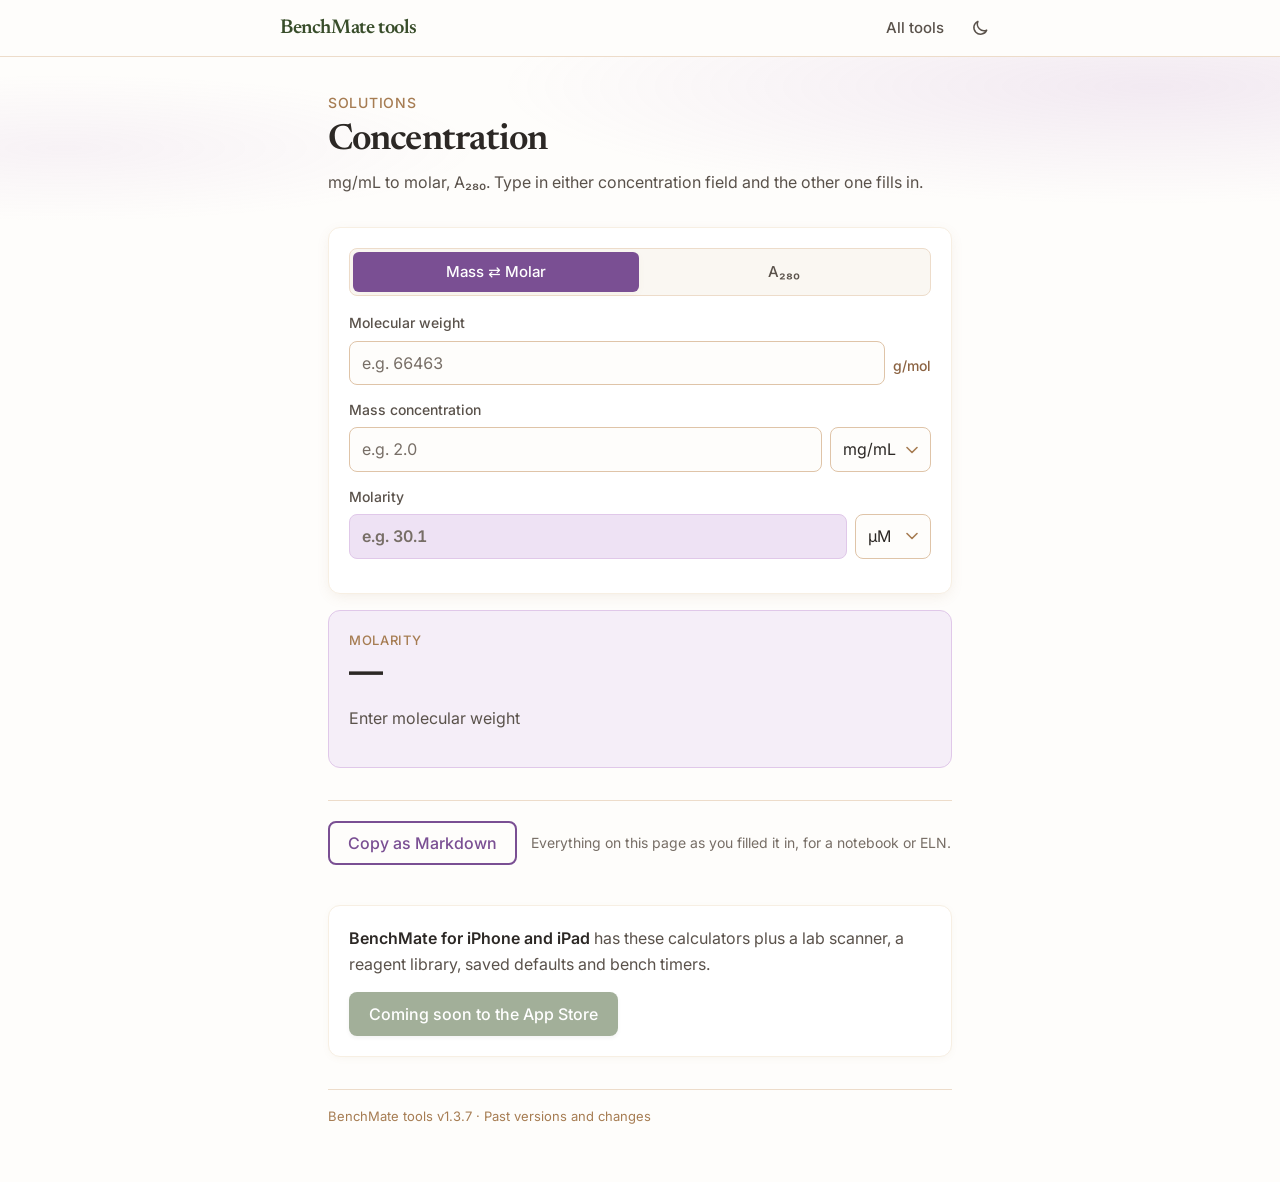
<file: concentration/index.html>
<!doctype html>
<html lang="en">
<head>
<meta charset="utf-8">
<meta name="viewport" content="width=device-width, initial-scale=1">
<title>Concentration · BenchMate</title>
<meta name="description" content="Convert mass concentration to molarity and back with a molecular weight, or turn an A₂₈₀ reading into a protein concentration with an extinction coefficient.">
<link rel="preconnect" href="https://fonts.googleapis.com">
<link rel="preconnect" href="https://fonts.gstatic.com" crossorigin>
<link rel="stylesheet" href="https://fonts.googleapis.com/css2?family=Newsreader:ital,opsz,wght@0,6..72,400;0,6..72,500;0,6..72,600;1,6..72,400&family=Inter:wght@400;500;600;700&display=swap">
<script>
  // Before first paint: a saved light/dark choice (none = follow the system), and reveals on.
  document.documentElement.classList.add("js");
  try { var t = localStorage.getItem("theme"); if (t) document.documentElement.dataset.theme = t; } catch (e) {}
</script>
<link rel="stylesheet" href="../assets/bench.css">
</head>
<body>
<header class="topbar">
  <div class="inner">
    <a class="wordmark" href="../index.html">BenchMate tools</a>
    <a class="back" href="../index.html">All tools</a>
    <button type="button" class="theme-toggle" data-theme-toggle aria-label="Switch theme">
      <svg class="moon" viewBox="0 0 24 24" fill="none" stroke="currentColor" stroke-width="1.8" stroke-linecap="round" stroke-linejoin="round" aria-hidden="true"><path d="M20 14.5A8 8 0 0 1 9.5 4a8 8 0 1 0 10.5 10.5z"/></svg>
      <svg class="sun" viewBox="0 0 24 24" fill="none" stroke="currentColor" stroke-width="1.8" stroke-linecap="round" aria-hidden="true"><circle cx="12" cy="12" r="4"/><path d="M12 2.5v2M12 19.5v2M2.5 12h2M19.5 12h2M5.3 5.3l1.4 1.4M17.3 17.3l1.4 1.4M5.3 18.7l1.4-1.4M17.3 6.7l1.4-1.4"/></svg>
    </button>
  </div>
</header>
<main>
  <div class="page-head">
    <p class="eyebrow">Solutions</p>
    <h1>Concentration</h1>
    <p class="lede">mg/mL to molar, A₂₈₀. Type in either concentration field and the other one fills in.</p>
  </div>

  <form id="form" class="card" autocomplete="off">
    <div class="segments" role="radiogroup" aria-label="Calculation mode">
      <label><input type="radio" name="mode" value="massMolar" id="mode-massMolar" checked>Mass ⇄ Molar</label>
      <label><input type="radio" name="mode" value="a280" id="mode-a280">A₂₈₀</label>
    </div>
    <input type="hidden" id="source" value="mass">

    <div class="field">
      <label for="mw">Molecular weight</label>
      <div class="row"><input id="mw" data-sci data-sci-unit="g/mol" inputmode="decimal" placeholder="e.g. 66463" aria-label="Molecular weight in grams per mole"><span class="hint" style="align-self:center">g/mol</span></div>
    </div>

    <div id="massmolar-fields">
      <div class="field">
        <label for="mass">Mass concentration</label>
        <div class="row"><input id="mass" inputmode="decimal" placeholder="e.g. 2.0"><select id="mass-unit" aria-label="Mass concentration unit"></select></div>
      </div>
      <div class="field">
        <label for="molar">Molarity</label>
        <div class="row"><input id="molar" inputmode="decimal" placeholder="e.g. 30.1"><select id="molar-unit" aria-label="Molarity unit"></select></div>
      </div>
    </div>

    <div id="a280-fields" hidden>
      <div class="field">
        <label for="abs">Absorbance (A₂₈₀)</label>
        <input id="abs" inputmode="decimal" placeholder="e.g. 1.40">
      </div>
      <div class="field">
        <label for="eps">Extinction coefficient (ε)</label>
        <div class="row"><input id="eps" data-sci data-sci-unit="M⁻¹cm⁻¹" inputmode="decimal" placeholder="e.g. 210000"><span class="hint" style="align-self:center">M⁻¹cm⁻¹</span></div>
      </div>
      <div class="field">
        <label for="path">Path length</label>
        <div class="row"><input id="path" inputmode="decimal" placeholder="1.0" value="1.0"><span class="hint" style="align-self:center">cm</span></div>
      </div>
      <div class="segments" role="radiogroup" aria-label="A280 result type">
        <label><input type="radio" name="out" value="molar" id="out-molar" checked>Molar</label>
        <label><input type="radio" name="out" value="mass" id="out-mass">Mass</label>
      </div>
      <div class="field">
        <div class="label">Result unit</div>
        <select id="a280-molar-unit" aria-label="A280 molarity unit"></select>
        <select id="a280-mass-unit" aria-label="A280 mass concentration unit"></select>
      </div>
    </div>
  </form>

  <section class="result" aria-live="polite">
    <div class="caption" id="eyebrow"></div>
    <div class="hero" id="hero">—</div>
    <div id="info"></div>
    <div id="warnings"></div>
  </section>

  <div class="promo" data-app-promo></div>
</main>
<script src="../assets/bench.js"></script>
<script src="engine.js"></script>
<script>
(function () {
  "use strict";
  var ui = BM.ui, U = BM.units, C = BM.concentration, $ = ui.$;
  var form = $("#form");
  var mode = function () { return $("input[name=mode]:checked").value; };
  var out = function () { return $("input[name=out]:checked").value; };

  ui.unitOptions($("#mass-unit"), U.massConc, "mgPerML");
  ui.unitOptions($("#molar-unit"), U.molar, "uM");
  ui.unitOptions($("#a280-molar-unit"), U.molar, "uM");
  ui.unitOptions($("#a280-mass-unit"), U.massConc, "mgPerML");

  ui.persist(form, "concentration");

  function render() {
    var m = mode();
    $("#massmolar-fields").hidden = m !== "massMolar";
    $("#a280-fields").hidden = m !== "a280";
    $("#a280-molar-unit").hidden = out() !== "molar";
    $("#a280-mass-unit").hidden = out() !== "mass";

    var r = C.compute({
      mode: m, mw: $("#mw").value, source: $("#source").value,
      massRaw: $("#mass").value, molarRaw: $("#molar").value,
      massUnit: $("#mass-unit").value, molarUnit: $("#molar-unit").value,
      absorbance: $("#abs").value, epsilon: $("#eps").value, pathLength: $("#path").value,
      a280Output: out(), a280MolarUnit: $("#a280-molar-unit").value, a280MassUnit: $("#a280-mass-unit").value
    });

    if (m === "massMolar") {
      // The field that was not typed in shows the answer (blank when it can't be worked out).
      var derived = $(r.sourceIsMass ? "#molar" : "#mass");
      derived.value = r.derivedText;
      derived.classList.add("solved");
      $(r.sourceIsMass ? "#mass" : "#molar").classList.remove("solved");
    }

    $("#eyebrow").textContent = r.eyebrow;
    $("#hero").innerHTML = r.value != null ? ui.esc(r.valueText) + " <small>" + ui.esc(r.unit) + "</small>" : "—";
    // "Enter molecular weight" is a prompt, not a warning; everything else is in r.warnings.
    $("#info").innerHTML = r.status.kind === "info" ? '<p class="empty">' + ui.esc(r.status.message) + "</p>" : "";
    ui.warnings($("#warnings"), r.warnings);
  }

  form.addEventListener("input", function (e) {
    // Typing in either concentration field makes it the source; the other one is derived.
    if (e.target.id === "mass") $("#source").value = "mass";
    else if (e.target.id === "molar") $("#source").value = "molar";
    else return;
    $("#source").dispatchEvent(new Event("input", { bubbles: true }));
  });
  ui.live(form, render);
})();
</script>
</body>
</html>
</file>
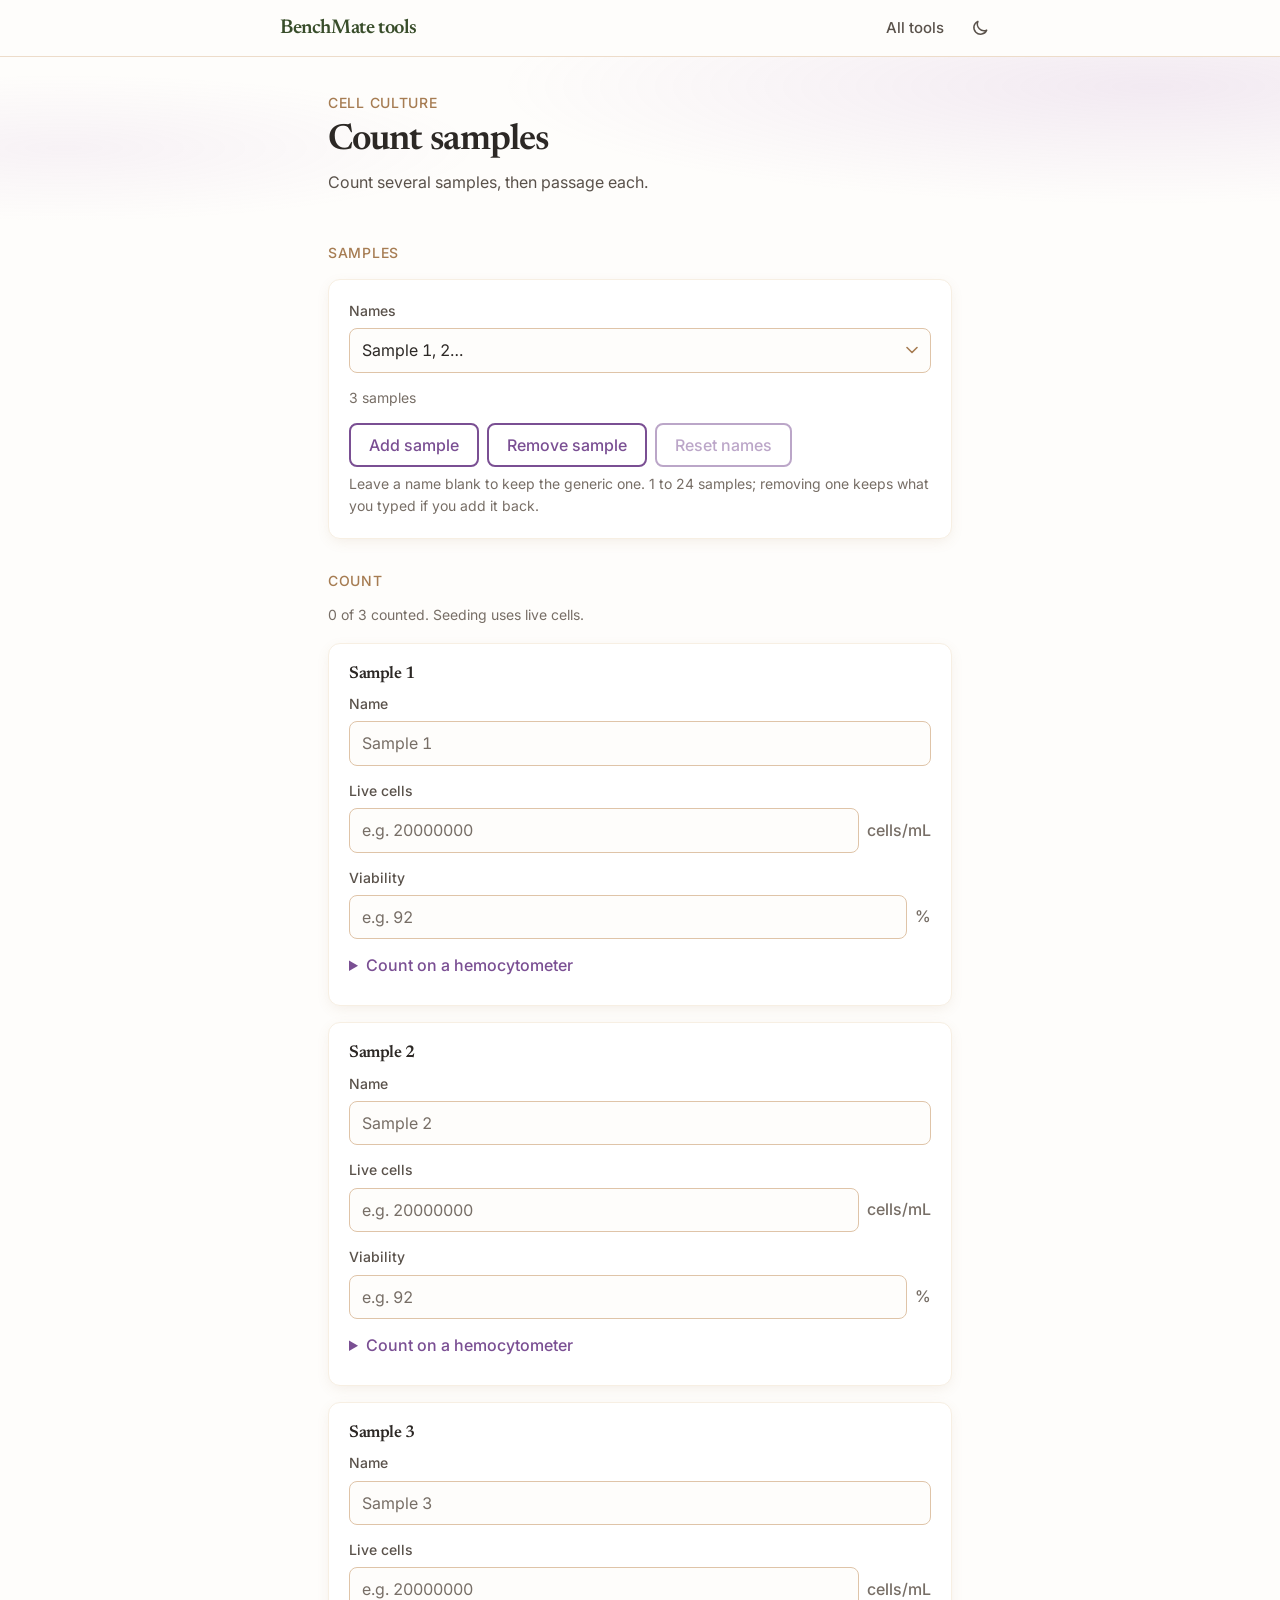
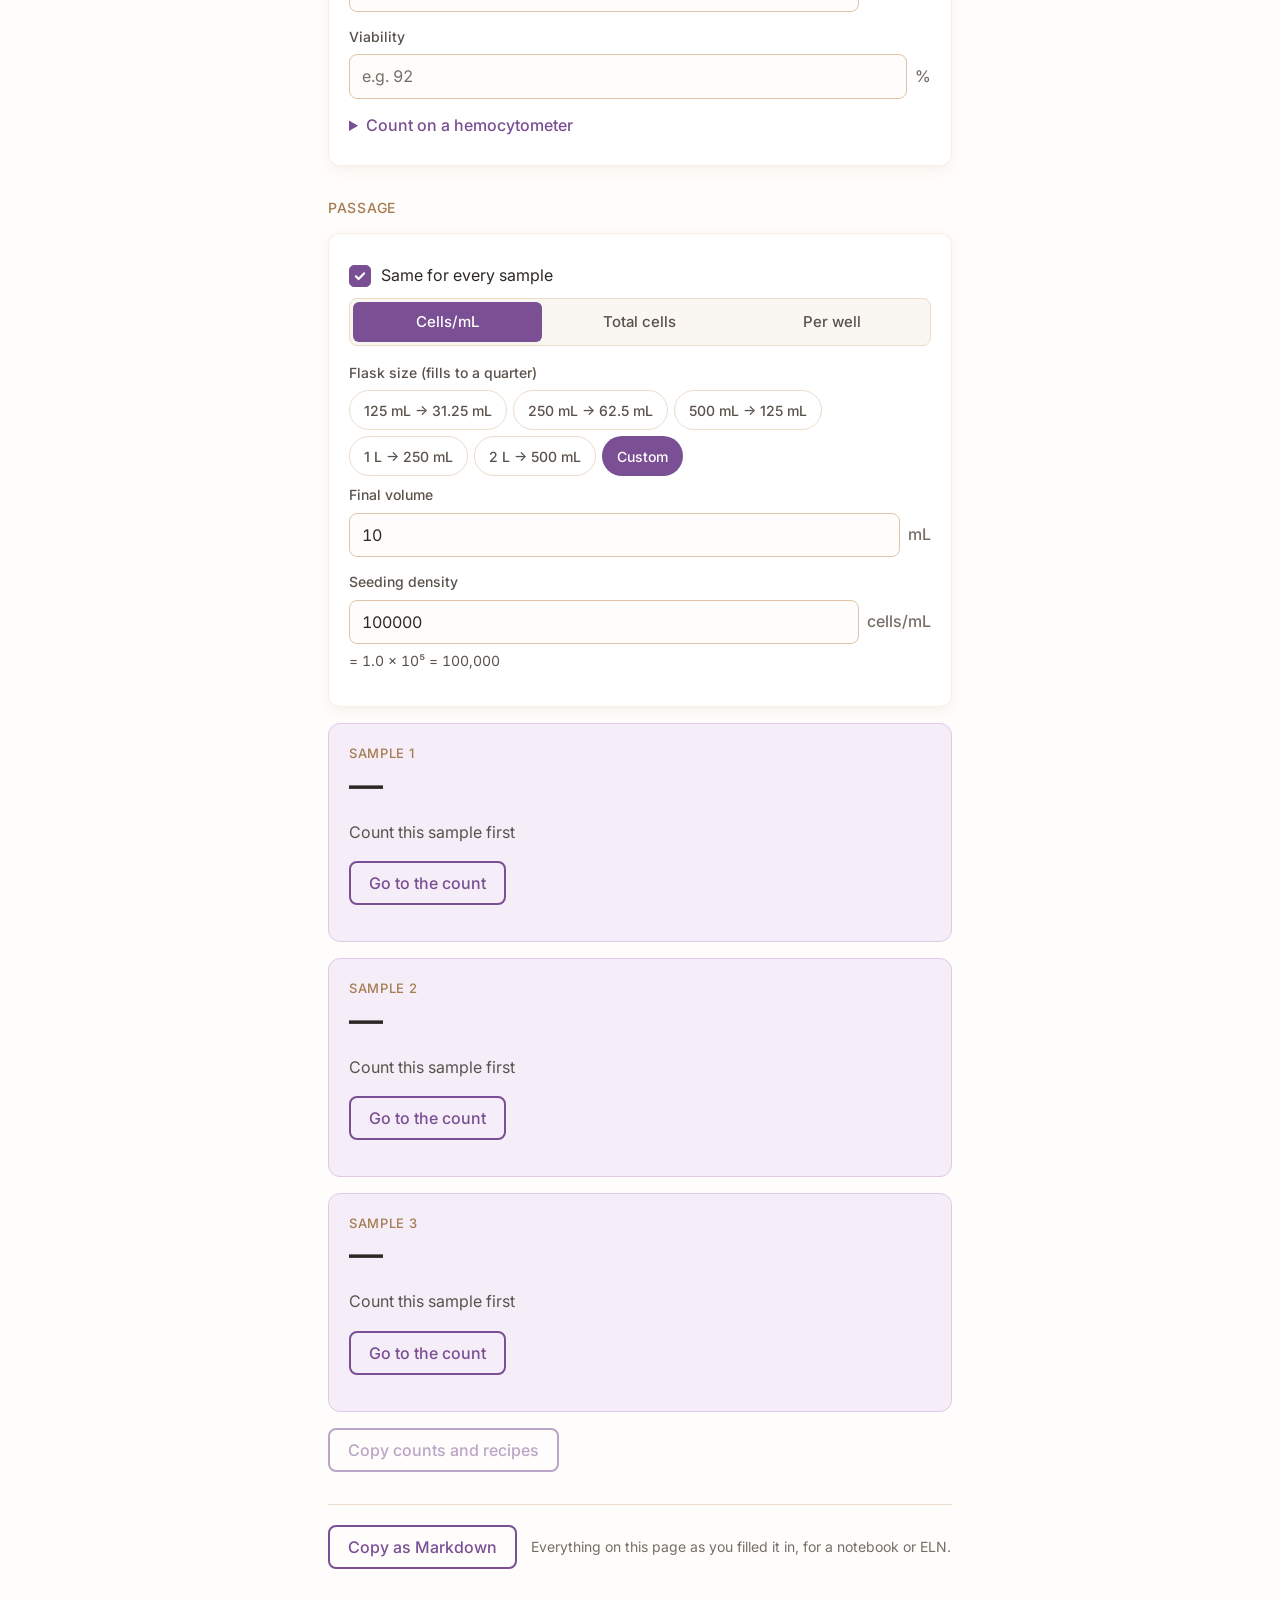
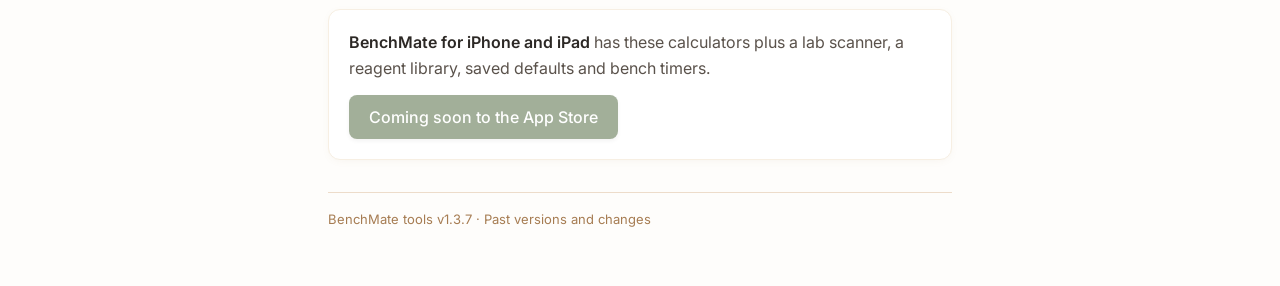
<file: count-samples/index.html>
<!doctype html>
<html lang="en">
<head>
<meta charset="utf-8">
<meta name="viewport" content="width=device-width, initial-scale=1">
<title>Count samples · BenchMate</title>
<meta name="description" content="Count several cell samples, then work out how much suspension and medium to passage or plate each into, as volumes and a dilution factor, by volume or by wells.">
<link rel="preconnect" href="https://fonts.googleapis.com">
<link rel="preconnect" href="https://fonts.gstatic.com" crossorigin>
<link rel="stylesheet" href="https://fonts.googleapis.com/css2?family=Newsreader:ital,opsz,wght@0,6..72,400;0,6..72,500;0,6..72,600;1,6..72,400&family=Inter:wght@400;500;600;700&display=swap">
<script>
  // Before first paint: a saved light/dark choice (none = follow the system), and reveals on.
  document.documentElement.classList.add("js");
  try { var t = localStorage.getItem("theme"); if (t) document.documentElement.dataset.theme = t; } catch (e) {}
</script>
<link rel="stylesheet" href="../assets/bench.css">
<style>
  [hidden] { display: none !important; }
  .unit { align-self: center; color: var(--text-3); }
  .bar { display: flex; gap: 8px; flex-wrap: wrap; margin: 8px 0 0; }
  .chips { display: flex; flex-wrap: wrap; gap: 6px; margin: 0 0 8px; }
  .chips button { font-size: 14px; padding: 6px 14px; min-height: 40px; border-radius: var(--radius-full); background: var(--surface); color: var(--text-2); border: 1px solid var(--border-strong); box-shadow: none; transition: transform var(--dur) var(--ease-spring), background var(--dur-fast), color var(--dur-fast); }
  .chips button[aria-pressed="true"] { background: var(--select-bg); color: var(--select-text); border-color: transparent; }
  @media (hover: hover) { .chips button:hover { transform: scale(1.05); } }
  .sample h3 { font-size: 17px; margin: 0 0 8px; }
  .sample details { margin: 4px 0 0; }
  .check-row { display: flex; align-items: center; gap: 10px; min-height: 44px; }
  .check-row input { width: 22px; height: 22px; }
  .meta { color: var(--text-3); font-size: 14px; }
</style>
</head>
<body>
<header class="topbar">
  <div class="inner">
    <a class="wordmark" href="../index.html">BenchMate tools</a>
    <a class="back" href="../index.html">All tools</a>
    <button type="button" class="theme-toggle" data-theme-toggle aria-label="Switch theme">
      <svg class="moon" viewBox="0 0 24 24" fill="none" stroke="currentColor" stroke-width="1.8" stroke-linecap="round" stroke-linejoin="round" aria-hidden="true"><path d="M20 14.5A8 8 0 0 1 9.5 4a8 8 0 1 0 10.5 10.5z"/></svg>
      <svg class="sun" viewBox="0 0 24 24" fill="none" stroke="currentColor" stroke-width="1.8" stroke-linecap="round" aria-hidden="true"><circle cx="12" cy="12" r="4"/><path d="M12 2.5v2M12 19.5v2M2.5 12h2M19.5 12h2M5.3 5.3l1.4 1.4M17.3 17.3l1.4 1.4M5.3 18.7l1.4-1.4M17.3 6.7l1.4-1.4"/></svg>
    </button>
  </div>
</header>
<main>
  <div class="page-head">
    <p class="eyebrow">Cell culture</p>
    <h1>Count samples</h1>
    <p class="lede">Count several samples, then passage each.</p>
  </div>

  <form id="form" autocomplete="off">
    <h2>Samples</h2>
    <div class="card">
      <div class="field">
        <label for="naming">Names</label>
        <select id="naming" aria-label="Generic names" style="width:100%"></select>
      </div>
      <p class="meta" id="count-line"></p>
      <div class="bar">
        <button type="button" class="secondary" id="add">Add sample</button>
        <button type="button" class="secondary" id="remove">Remove sample</button>
        <button type="button" class="secondary" id="reset-names">Reset names</button>
      </div>
      <p class="hint">Leave a name blank to keep the generic one. 1 to 24 samples; removing one keeps what you typed if you add it back.</p>
    </div>

    <h2>Count</h2>
    <p class="meta" id="counted-line"></p>
    <div id="count-list"></div>

    <h2>Passage</h2>
    <div class="card">
      <label class="check-row"><input type="checkbox" id="same" checked>Same for every sample</label>
      <div class="segments" role="radiogroup" aria-label="Seeding amount as">
        <label><input type="radio" name="amount-mode" value="density" id="mode-density" checked>Cells/mL</label>
        <label><input type="radio" name="amount-mode" value="totalCells" id="mode-total">Total cells</label>
        <label><input type="radio" name="amount-mode" value="wells" id="mode-wells">Per well</label>
      </div>
      <div id="shared-target">
        <div id="shared-wells">
          <div class="field">
            <label for="shared-wells-count">Number of wells</label>
            <input id="shared-wells-count" inputmode="numeric" placeholder="e.g. 24" value="24">
          </div>
          <div class="field">
            <label for="shared-cpw">Cells per well</label>
            <div class="row"><input id="shared-cpw" data-sci data-sci-unit="cells" inputmode="decimal" placeholder="e.g. 50000" value="50000"><span class="unit">cells</span></div>
          </div>
          <div class="field">
            <label for="shared-wvol">Volume per well</label>
            <div class="row"><input id="shared-wvol" inputmode="decimal" placeholder="e.g. 500" value="500"><select id="well-volume-unit" aria-label="Volume per well unit"><option value="uL">µL</option><option value="mL">mL</option></select></div>
          </div>
        </div>
        <div id="shared-volume-fields">
        <div class="field">
          <div class="label">Flask size (fills to a quarter)</div>
          <div class="chips" id="shared-chips"></div>
          <label for="shared-volume">Final volume</label>
          <div class="row"><input id="shared-volume" inputmode="decimal" placeholder="e.g. 10" value="10"><span class="unit">mL</span></div>
        </div>
        <div class="field">
          <label for="shared-amount" id="shared-amount-label">Seeding density</label>
          <div class="row"><input id="shared-amount" data-sci inputmode="decimal" placeholder="e.g. 100000" value="100000"><span class="unit amount-unit">cells/mL</span></div>
        </div>
        </div>
      </div>
      <div class="field" id="wells-overage">
        <label for="overage">Overage</label>
        <div class="row"><input id="overage" inputmode="decimal" placeholder="e.g. 10" value="10"><select id="overage-kind" aria-label="Overage as"><option value="percent">%</option><option value="wells">extra wells</option></select></div>
        <p class="hint">Mixes a little extra so pipetting loss doesn't leave the last wells short.</p>
      </div>
    </div>

    <div id="recipe-list"></div>
    <p><button type="button" class="secondary" id="copy">Copy counts and recipes</button></p>
  </form>

  <div class="promo" data-app-promo></div>
</main>
<script src="../assets/bench.js"></script>
<script src="../cell-counting/engine.js"></script>
<script src="passaging.js"></script>
<script>
(function () {
  "use strict";
  var ui = BM.ui, P = BM.passaging, CC = BM.cellCounting, $ = ui.$;
  var form = $("#form"), KEY = "benchmate.web.count-samples.samples";   // not the key BM.ui.persist uses for the static fields
  var st = P.newState();

  // Samples and their counts live in one JSON blob; the static fields use BM.ui.persist.
  try {
    var saved = JSON.parse(localStorage.getItem(KEY) || "null");
    if (saved && Array.isArray(saved.samples)) {
      st.sampleCount = Math.min(Math.max(saved.sampleCount | 0, P.SAMPLE_MIN), P.SAMPLE_MAX);
      saved.samples.slice(0, P.SAMPLE_MAX).forEach(function (s, i) { Object.assign(st.samples[i], s); });
    }
  } catch (e) { /* ignore */ }
  function save() { try { localStorage.setItem(KEY, JSON.stringify({ sampleCount: st.sampleCount, samples: st.samples })); } catch (e) { /* ignore */ } }

  $("#naming").innerHTML = P.NAMINGS.map(function (n) { return '<option value="' + n.id + '">' + ui.esc(n.label) + "</option>"; }).join("");
  ui.persist(form, "count-samples");

  function readStatic() {
    st.naming = $("#naming").value;
    st.sameTarget = $("#same").checked;
    st.amountMode = $("input[name=amount-mode]:checked").value;
    st.sharedFinalVolumeText = $("#shared-volume").value;
    st.sharedAmountText = $("#shared-amount").value;
    st.sharedWellsText = $("#shared-wells-count").value;
    st.sharedCellsPerWellText = $("#shared-cpw").value;
    st.sharedWellVolumeText = $("#shared-wvol").value;
    st.wellVolumeUnit = $("#well-volume-unit").value;
    st.overageText = $("#overage").value;
    st.overageKind = $("#overage-kind").value;
  }
  readStatic();

  function chipsHtml(prefix) {
    return P.FLASKS.map(function (f) {
      return '<button type="button" class="secondary" data-chip="' + prefix + '" data-ml="' + f.workingVolumeML + '" aria-pressed="false">' +
        f.label + " → " + BM.format.plain(f.workingVolumeML) + " mL</button>";
    }).join("") + '<button type="button" class="secondary" data-chip="' + prefix + '" data-ml="" aria-pressed="false">Custom</button>';
  }
  $("#shared-chips").innerHTML = chipsHtml("shared");

  // The hemocytometer under each sample: the four corner squares of Cell counting (or an average),
  // the stain, and the dilution. "Use this count" writes the live density and viability above.
  function hemocytometerHTML(i) {
    var radio = function (name, value, label, on) {
      return '<label><input type="radio" name="hc-' + name + "-" + i + '" value="' + value + '"' + (on ? " checked" : "") + ">" + label + "</label>";
    };
    var quads = [1, 2, 3, 4].map(function (q) {
      var id = "hc-q" + q + "-" + i;
      return '<div class="quad"><strong>Q' + q + "</strong>" +
        '<label for="' + id + '-live" data-hc-live>live</label><input id="' + id + '-live" inputmode="numeric" placeholder="0">' +
        '<label for="' + id + '-dead" data-hc-dead>dead (blue)</label><input id="' + id + '-dead" inputmode="numeric" placeholder="0"></div>';
    }).join("");
    return '<div class="segments" role="radiogroup" aria-label="Count entry">' + radio("mode", "squares", "Squares", true) + radio("mode", "average", "Average") + "</div>" +
      '<div class="segments" role="radiogroup" aria-label="Stain">' + Object.keys(CC.STAINS).map(function (k, n) { return radio("stain", k, CC.STAINS[k].label, n === 0); }).join("") + "</div>" +
      '<div data-hc-squares><p class="hint" style="margin:0 0 8px">The four large corner squares. Leave a square blank to skip it.</p><div class="quads">' + quads + "</div></div>" +
      '<div data-hc-average hidden>' +
      '<div class="field"><label for="hc-avg-' + i + '">Average count per square (live + dead)</label><input id="hc-avg-' + i + '" inputmode="decimal" placeholder="e.g. 24"></div>' +
      '<div class="field"><label for="hc-via-' + i + '">Viability (optional, %)</label><input id="hc-via-' + i + '" inputmode="decimal" placeholder="e.g. 92"></div></div>' +
      '<div class="field"><label for="hc-dil-' + i + '">Dilution factor</label><input id="hc-dil-' + i + '" inputmode="decimal" value="2"></div>' +
      '<p class="hint" data-hc="' + i + '"></p>' +
      '<button type="button" data-use="' + i + '">Use this count</button>';
  }
  function hcRadio(i, name) { var r = $("input[name=hc-" + name + "-" + i + "]:checked"); return r ? r.value : null; }
  /** The hemocytometer count for sample i: { summary, invalid, mode, dilution } (summary null until it reads). */
  function hcCount(i) {
    var mode = hcRadio(i, "mode"), dil = BM.format.parse($("#hc-dil-" + i).value), summary = null, invalid = false;
    if (mode === "squares") {
      var squares = [1, 2, 3, 4].map(function (q) {
        return { live: BM.format.parse($("#hc-q" + q + "-" + i + "-live").value), dead: BM.format.parse($("#hc-q" + q + "-" + i + "-dead").value) };
      });
      if (dil != null) summary = CC.summarizeSquares(squares, dil);
    } else {
      var avg = BM.format.parse($("#hc-avg-" + i).value), vText = $("#hc-via-" + i).value, vp = BM.format.parse(vText);
      invalid = CC.viabilityIsInvalid("average", vText);
      if (!invalid && avg != null && dil != null) summary = CC.summarizeAverage(avg, vp == null ? null : vp / 100, dil);
    }
    return { summary: summary, invalid: invalid, mode: mode, dilution: dil };
  }
  /** Shows the right panel and stain words, and reads the count back as it's typed. */
  function hcRender(i, stainChanged) {
    var box = $("[data-hc-box='" + i + "']");
    if (!box) return;
    var mode = hcRadio(i, "mode"), stain = hcRadio(i, "stain"), st0 = CC.STAINS[stain];
    box.querySelector("[data-hc-squares]").hidden = mode !== "squares";
    box.querySelector("[data-hc-average]").hidden = mode !== "average";
    ui.$$("[data-hc-live]", box).forEach(function (l) { l.textContent = st0.liveWord; });
    ui.$$("[data-hc-dead]", box).forEach(function (l) { l.textContent = st0.deadWord; });
    if (stainChanged) {
      var dil = $("#hc-dil-" + i);
      dil.value = CC.factorTextAfterStainChange(box.lastStain || "trypanBlue", stain, dil.value);
    }
    box.lastStain = stain;
    var c = hcCount(i), hint = $("[data-hc='" + i + "']");
    if (c.invalid) hint.textContent = "Viability is a percentage, 0 to 100.";
    else if (c.summary) hint.textContent = "= " + BM.format.scientific(c.summary.viableDensity) + " live cells/mL" +
      (c.summary.viability != null ? " · " + BM.format.number(c.summary.viability * 100) + "% viable" : "") +
      (CC.countWarnings(c.summary.averageTotal).length ? ". " + CC.countWarnings(c.summary.averageTotal).map(CC.countWarningText).join(" ") : "");
    else hint.textContent = "";
    $("[data-use='" + i + "']").disabled = !c.summary;
  }

  // Rows are built when the sample count changes; inputs then write into `st`.
  function buildRows() {
    var count = $("#count-list"), rec = $("#recipe-list");
    count.innerHTML = ""; rec.innerHTML = "";
    P.indices(st).forEach(function (i) {
      var s = st.samples[i];
      var c = document.createElement("div");
      c.className = "card sample";
      c.innerHTML =
        '<h3 data-name="' + i + '"></h3>' +
        '<div class="field"><label for="name-' + i + '">Name</label><input id="name-' + i + '" data-f="customName" data-i="' + i + '" value="' + ui.esc(s.customName) + '"></div>' +
        '<div class="field"><label for="dens-' + i + '">Live cells</label><div class="row"><input id="dens-' + i + '" data-sci data-sci-unit="cells/mL" data-f="densityText" data-i="' + i + '" inputmode="decimal" placeholder="e.g. 20000000" value="' + ui.esc(s.densityText) + '"><span class="unit">cells/mL</span></div></div>' +
        '<div class="field"><label for="viab-' + i + '">Viability</label><div class="row"><input id="viab-' + i + '" data-f="viabilityText" data-i="' + i + '" inputmode="decimal" placeholder="e.g. 92" value="' + ui.esc(s.viabilityText) + '"><span class="unit">%</span></div></div>' +
        '<p class="hint" data-note="' + i + '"></p>' +
        '<details data-hc-box="' + i + '"><summary>Count on a hemocytometer</summary>' + hemocytometerHTML(i) + "</details>";
      count.appendChild(c);
      hcRender(i);

      var r = document.createElement("div");
      r.className = "sample";
      r.innerHTML =
        '<div class="card" data-target="' + i + '" hidden>' +
        '<h3 data-name="' + i + '"></h3><p class="meta" data-live="' + i + '"></p>' +
        '<div data-wells-fields>' +
        '<div class="field"><label for="wells-' + i + '">Number of wells</label><input id="wells-' + i + '" data-f="wellsText" data-i="' + i + '" inputmode="numeric" placeholder="e.g. 24" value="' + ui.esc(s.wellsText) + '"></div>' +
        '<div class="field"><label for="cpw-' + i + '">Cells per well</label><div class="row"><input id="cpw-' + i + '" data-sci data-sci-unit="cells" data-f="cellsPerWellText" data-i="' + i + '" inputmode="decimal" placeholder="e.g. 50000" value="' + ui.esc(s.cellsPerWellText) + '"><span class="unit">cells</span></div></div>' +
        '<div class="field"><label for="wvol-' + i + '">Volume per well</label><div class="row"><input id="wvol-' + i + '" data-f="wellVolumeText" data-i="' + i + '" inputmode="decimal" placeholder="e.g. 500" value="' + ui.esc(s.wellVolumeText) + '">' +
        '<select data-f="wellVolumeUnit" data-i="' + i + '" aria-label="Volume per well unit">' + ["uL", "mL"].map(function (u) {
          return '<option value="' + u + '"' + (u === (s.wellVolumeUnit || st.wellVolumeUnit) ? " selected" : "") + ">" + (u === "uL" ? "µL" : "mL") + "</option>";
        }).join("") + "</select></div></div></div>" +
        '<div data-volume-fields>' +
        '<div class="chips">' + chipsHtml(i) + "</div>" +
        '<div class="field"><label for="vol-' + i + '">Final volume</label><div class="row"><input id="vol-' + i + '" data-f="finalVolumeText" data-i="' + i + '" inputmode="decimal" placeholder="e.g. 10" value="' + ui.esc(s.finalVolumeText) + '"><span class="unit">mL</span></div></div>' +
        '<div class="field"><label for="amt-' + i + '" data-amount-label>Seeding density</label><div class="row"><input id="amt-' + i + '" data-sci data-f="amountText" data-i="' + i + '" inputmode="decimal" value="' + ui.esc(s.amountText) + '"><span class="unit amount-unit"></span></div></div></div></div>' +
        '<section class="result" aria-live="polite"><div class="caption" data-name="' + i + '"></div><div class="hero" data-hero="' + i + '">—</div><div data-body="' + i + '"></div><div data-warn="' + i + '"></div></section>';
      rec.appendChild(r);
    });
  }

  function render() {
    var idx = P.indices(st), mode = st.amountMode, total = mode === "totalCells", byWells = mode === "wells";
    var unit = total ? "cells" : "cells/mL", label = total ? "Cells to seed" : "Seeding density";
    $("#count-line").textContent = idx.length + " sample" + (idx.length === 1 ? "" : "s");
    $("#add").disabled = idx.length >= P.SAMPLE_MAX;
    $("#remove").disabled = idx.length <= P.SAMPLE_MIN;
    $("#reset-names").disabled = !P.hasCustomNames(st);
    $("#counted-line").textContent = P.countedSamples(st) + " of " + idx.length + " counted. Seeding uses live cells.";
    $("#shared-target").hidden = !st.sameTarget;
    $("#shared-wells").hidden = !byWells;
    $("#shared-volume-fields").hidden = byWells;
    $("#wells-overage").hidden = !byWells;
    $("#shared-amount-label").textContent = label;
    $("#shared-amount").placeholder = total ? "e.g. 1000000" : "e.g. 100000";
    $("#shared-amount").parentNode.querySelector(".amount-unit").textContent = unit;
    chipState($("#shared-chips"), st.sharedFinalVolumeText);

    idx.forEach(function (i) {
      var s = st.samples[i], nm = P.name(st, i);
      ui.$$("[data-name='" + i + "']").forEach(function (el) { el.textContent = nm; });
      $("#name-" + i).placeholder = P.genericName(st.naming, i);
      $("[data-note='" + i + "']").textContent = s.countNote || "";
      var target = $("[data-target='" + i + "']");
      target.hidden = st.sameTarget;
      target.querySelector("[data-wells-fields]").hidden = !byWells;
      target.querySelector("[data-volume-fields]").hidden = byWells;
      target.querySelector("[data-amount-label]").textContent = label;
      target.querySelector(".amount-unit").textContent = unit;
      $("#amt-" + i).placeholder = total ? "e.g. 1000000" : "e.g. 100000";
      var d = P.density(st, i);
      $("[data-live='" + i + "']").textContent = d != null ? BM.format.scientific(d) + " cells/mL" : "Not counted";
      chipState(target.querySelector(".chips"), s.finalVolumeText);

      var res = P.sampleRecipe(st, i), hero = $("[data-hero='" + i + "']"), body = $("[data-body='" + i + "']");
      if (res && res.ok) {
        var r = res.recipe, p = P.mLParts(r.suspensionVolume);
        hero.innerHTML = ui.esc(p.value) + " <small>" + ui.esc(p.unit) + " cells</small>";
        var lines = ["+ " + P.mL(r.mediumVolume) + " medium → " + P.mL(r.finalVolume) + " total",
          P.dilutionText(r.dilutionFactor), P.detailText(st, i, r)];
        var wp = byWells && P.wellTarget(st, i).plan;
        if (wp) lines.push(CC.wellMixText(wp), CC.wellPlateText(wp));
        draw(body, '<p class="hint">' + lines.map(ui.esc).join("<br>") + "</p>");
      } else {
        hero.textContent = "—";
        var wt = byWells ? P.wellTarget(st, i) : null;
        // What's missing, and a button that takes you to the field to fill in.
        var go = d == null ? { id: "dens-" + i, label: "Go to the count" } : { id: missingTargetField(i), label: "Go to the target" };
        draw(body, res || (wt && wt.overageInvalid) ? "" : '<p class="empty">' + (d == null ? "Count this sample first"
          : byWells ? "Enter wells (a whole number), cells and volume per well" : "Enter final volume and seeding amount") + "</p>" +
          (go.id ? '<p><button type="button" class="secondary" data-focus="' + go.id + '">' + go.label + "</button></p>" : ""));
      }
      ui.warnings($("[data-warn='" + i + "']"), P.sampleWarnings(st, i));
    });
    $("#copy").disabled = P.countedSamples(st) === 0;
  }

  // Only redraw when it changes: tapping a button blurs the field being typed in, and redrawing
  // on that change would swap the button out from under the tap.
  function draw(el, html) {
    if (el.drawn !== html) { el.innerHTML = html; el.drawn = html; }
  }

  /** The first target field for sample i that is blank or doesn't read as a number above zero. */
  function missingTargetField(i) {
    var box = st.sameTarget ? $("#shared-target").parentNode : $("[data-target='" + i + "']");
    var fields = ui.$$("input[inputmode]", box).filter(function (el) { return el.id !== "overage" && el.getClientRects().length > 0; });
    var bad = fields.filter(function (el) {
      var v = BM.format.parse(el.value);
      return v == null || !(v > 0) || (el.inputMode === "numeric" && v !== Math.round(v));   // wells: whole numbers
    })[0];
    return bad ? bad.id : fields.length ? fields[0].id : null;
  }

  function chipState(box, volText) {
    var v = BM.format.parse(volText);
    var f = v == null ? null : P.matchingFlask(v / 1000);
    ui.$$("button", box).forEach(function (b) {
      var ml = b.getAttribute("data-ml");
      b.setAttribute("aria-pressed", String(ml === "" ? !f : !!f && Number(ml) === f.workingVolumeML));
    });
  }

  // Events: typing into a row writes to state; everything else re-reads the static fields.
  form.addEventListener("input", function (e) {
    var t = e.target;
    var hc = t.closest && t.closest("[data-hc-box]");
    if (hc) { hcRender(+hc.getAttribute("data-hc-box"), /^hc-stain-/.test(t.name || "")); return; }
    if (t.getAttribute && t.getAttribute("data-f")) {
      var s = st.samples[+t.getAttribute("data-i")];
      s[t.getAttribute("data-f")] = t.value;
      if (t.getAttribute("data-f") === "densityText") s.countNote = null;   // typing over a count makes it a typed one
      save();
    }
    readStatic(); render();
  });
  form.addEventListener("change", function (e) {
    if (e.target.closest && e.target.closest("[data-hc-box]")) return;   // handled on input
    readStatic(); render();
  });
  form.addEventListener("submit", function (e) { e.preventDefault(); });
  form.addEventListener("click", function (e) {
    var b = e.target.closest && e.target.closest("button");
    if (!b) return;
    if (b.hasAttribute("data-focus")) {
      var field = $("#" + b.getAttribute("data-focus"));
      if (field) {
        var calm = window.matchMedia && window.matchMedia("(prefers-reduced-motion: reduce)").matches;
        field.scrollIntoView({ block: "center", behavior: calm ? "auto" : "smooth" });
        field.focus({ preventScroll: true });
      }
    } else if (b.hasAttribute("data-chip")) {
      var key = b.getAttribute("data-chip"), ml = b.getAttribute("data-ml");
      var input = key === "shared" ? $("#shared-volume") : $("#vol-" + key);
      if (ml !== "") {
        input.value = ml;
        if (key === "shared") st.sharedFinalVolumeText = ml; else st.samples[+key].finalVolumeText = ml;
        save(); render();
      }
      input.focus();
    } else if (b.hasAttribute("data-use")) {
      var i = +b.getAttribute("data-use");
      // The hemocytometer count: average per square × dilution × 10⁴ (the Cell counting engine).
      var hc = hcCount(i), sum = hc.summary, dil = hc.dilution;
      if (!sum) return;
      var s = st.samples[i];
      s.densityText = BM.format.editable(sum.viableDensity, 6);
      s.viabilityText = sum.viability != null ? BM.format.number(sum.viability * 100) : "";
      s.countNote = (hc.mode === "squares" ? sum.squaresCounted + " square" + (sum.squaresCounted === 1 ? "" : "s") : "Average count") +
        " ×" + BM.format.plain(dil) + (sum.viability != null ? " · " + BM.format.number(sum.viability * 100) + "% viable" : "");
      $("#dens-" + i).value = s.densityText; $("#viab-" + i).value = s.viabilityText;
      save(); render();
    }
  });
  function rebuild() { buildRows(); render(); save(); }
  $("#add").addEventListener("click", function () { if (st.sampleCount < P.SAMPLE_MAX) { st.sampleCount++; rebuild(); } });
  $("#remove").addEventListener("click", function () { if (st.sampleCount > P.SAMPLE_MIN) { st.sampleCount--; rebuild(); } });
  $("#reset-names").addEventListener("click", function () { P.resetNames(st); rebuild(); });
  $("#same").addEventListener("change", function () {
    readStatic();
    if (!st.sameTarget) { P.splitTargets(st); rebuild(); }   // each sample starts from the shared values
  });
  ui.copyButton($("#copy"), function () { return P.copyText(st); });

  buildRows(); render();
})();
</script>
</body>
</html>
</file>
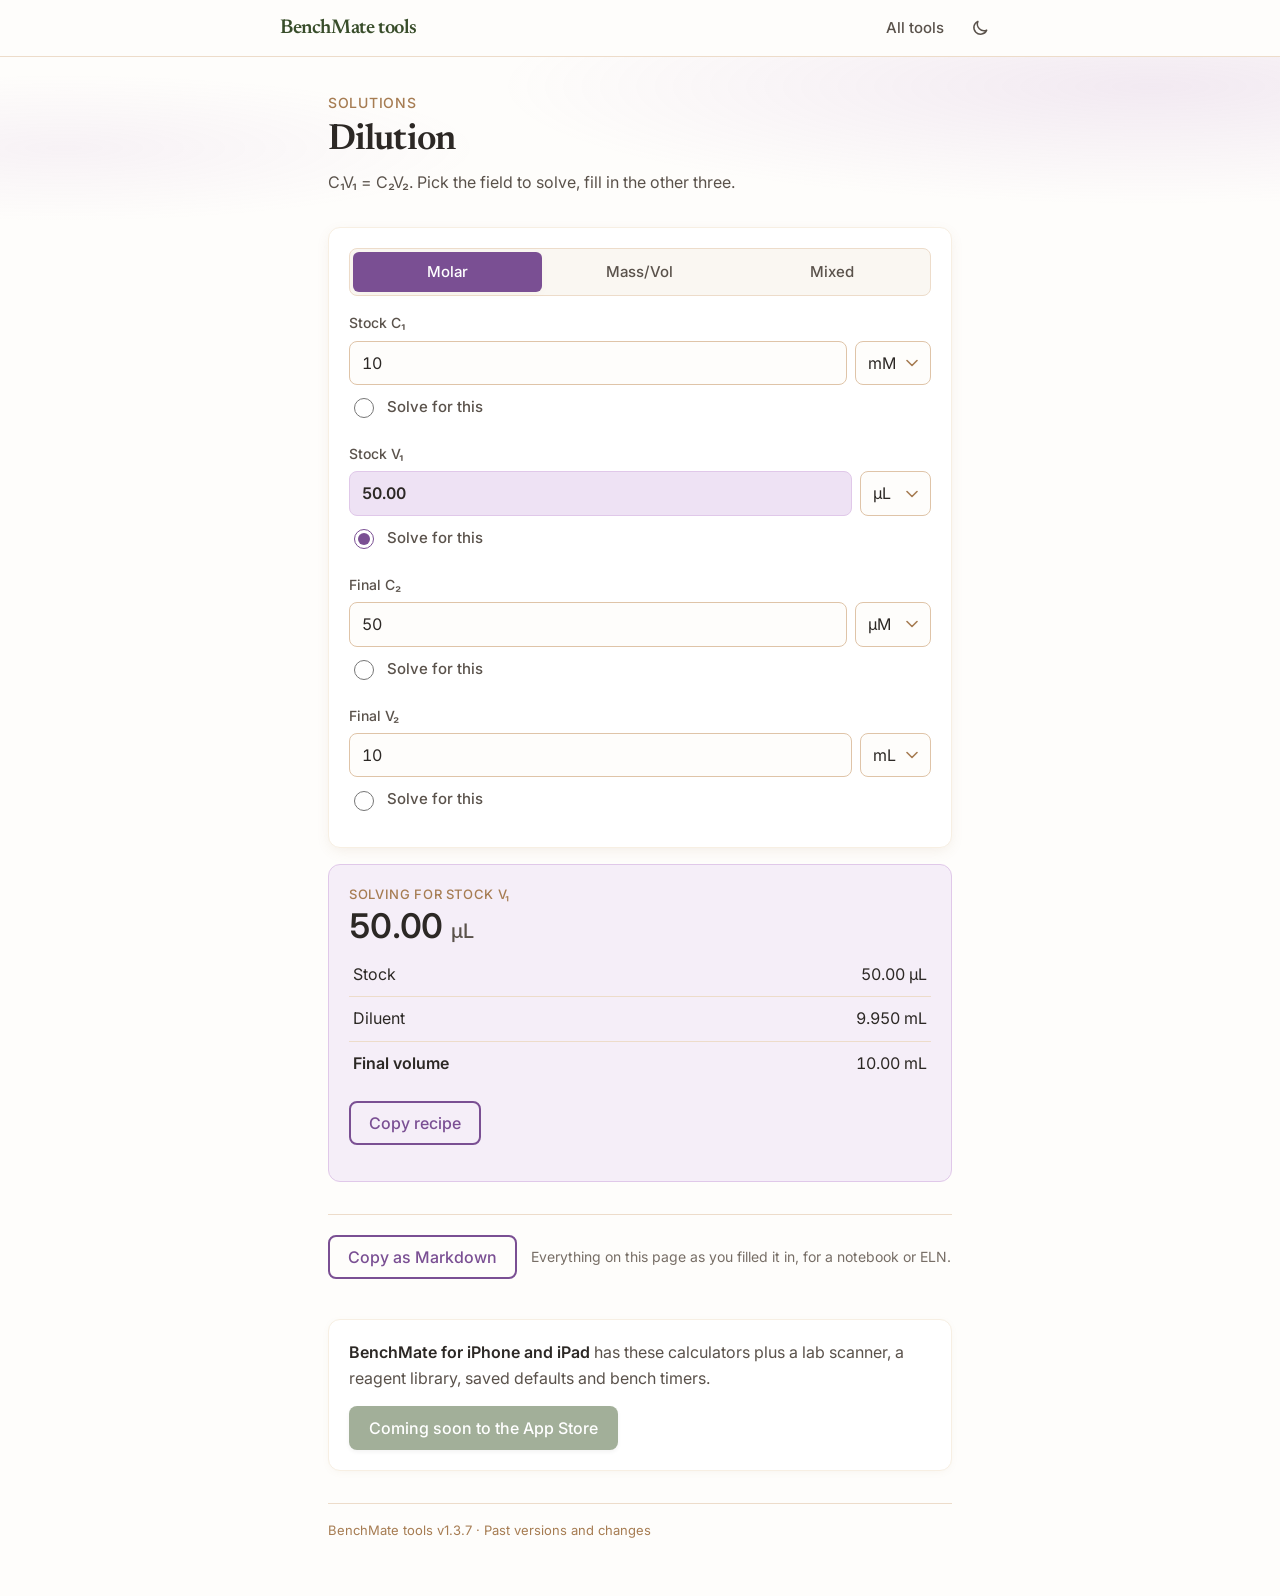
<file: dilution/index.html>
<!doctype html>
<html lang="en">
<head>
<meta charset="utf-8">
<meta name="viewport" content="width=device-width, initial-scale=1">
<title>Dilution · BenchMate</title>
<meta name="description" content="C₁V₁ = C₂V₂ dilution calculator: solve any one of stock concentration, stock volume, final concentration or final volume, molar or mass, with a molecular weight to mix the two.">
<link rel="preconnect" href="https://fonts.googleapis.com">
<link rel="preconnect" href="https://fonts.gstatic.com" crossorigin>
<link rel="stylesheet" href="https://fonts.googleapis.com/css2?family=Newsreader:ital,opsz,wght@0,6..72,400;0,6..72,500;0,6..72,600;1,6..72,400&family=Inter:wght@400;500;600;700&display=swap">
<script>
  // Before first paint: a saved light/dark choice (none = follow the system), and reveals on.
  document.documentElement.classList.add("js");
  try { var t = localStorage.getItem("theme"); if (t) document.documentElement.dataset.theme = t; } catch (e) {}
</script>
<link rel="stylesheet" href="../assets/bench.css">
</head>
<body>
<header class="topbar">
  <div class="inner">
    <a class="wordmark" href="../index.html">BenchMate tools</a>
    <a class="back" href="../index.html">All tools</a>
    <button type="button" class="theme-toggle" data-theme-toggle aria-label="Switch theme">
      <svg class="moon" viewBox="0 0 24 24" fill="none" stroke="currentColor" stroke-width="1.8" stroke-linecap="round" stroke-linejoin="round" aria-hidden="true"><path d="M20 14.5A8 8 0 0 1 9.5 4a8 8 0 1 0 10.5 10.5z"/></svg>
      <svg class="sun" viewBox="0 0 24 24" fill="none" stroke="currentColor" stroke-width="1.8" stroke-linecap="round" aria-hidden="true"><circle cx="12" cy="12" r="4"/><path d="M12 2.5v2M12 19.5v2M2.5 12h2M19.5 12h2M5.3 5.3l1.4 1.4M17.3 17.3l1.4 1.4M5.3 18.7l1.4-1.4M17.3 6.7l1.4-1.4"/></svg>
    </button>
  </div>
</header>
<main>
  <div class="page-head">
    <p class="eyebrow">Solutions</p>
    <h1>Dilution</h1>
    <p class="lede">C₁V₁ = C₂V₂. Pick the field to solve, fill in the other three.</p>
  </div>

  <form id="form" class="card" autocomplete="off">
    <div class="segments" role="radiogroup" aria-label="Concentration type">
      <label><input type="radio" name="mode" value="molar" id="mode-molar" checked>Molar</label>
      <label><input type="radio" name="mode" value="mass" id="mode-mass">Mass/Vol</label>
      <label><input type="radio" name="mode" value="mixed" id="mode-mixed">Mixed</label>
    </div>

    <div class="field" id="mw-field" hidden>
      <label for="mw">Molecular weight</label>
      <div class="row"><input id="mw" data-sci data-sci-unit="g/mol" inputmode="decimal" placeholder="needed to convert"><span class="hint" style="align-self:center">g/mol</span></div>
    </div>

    <!-- One block per field; the script fills the unit pickers. -->
    <div class="field" data-field="c1">
      <label for="c1">Stock C₁</label>
      <div class="row"><input id="c1" inputmode="decimal" value="10"><select id="c1-unit" aria-label="Stock concentration unit"></select></div>
      <label class="check"><input type="radio" name="solve" value="c1" id="solve-c1">Solve for this</label>
    </div>
    <div class="field" data-field="v1">
      <label for="v1">Stock V₁</label>
      <div class="row"><input id="v1" inputmode="decimal"><select id="v1-unit" aria-label="Stock volume unit"></select></div>
      <label class="check"><input type="radio" name="solve" value="v1" id="solve-v1" checked>Solve for this</label>
    </div>
    <div class="field" data-field="c2">
      <label for="c2">Final C₂</label>
      <div class="row"><input id="c2" inputmode="decimal" value="50"><select id="c2-unit" aria-label="Final concentration unit"></select></div>
      <label class="check"><input type="radio" name="solve" value="c2" id="solve-c2">Solve for this</label>
    </div>
    <div class="field" data-field="v2">
      <label for="v2">Final V₂</label>
      <div class="row"><input id="v2" inputmode="decimal" value="10"><select id="v2-unit" aria-label="Final volume unit"></select></div>
      <label class="check"><input type="radio" name="solve" value="v2" id="solve-v2">Solve for this</label>
    </div>
  </form>

  <section class="result" aria-live="polite">
    <div class="caption" id="eyebrow"></div>
    <div class="hero" id="hero">—</div>
    <div id="body"></div>
    <div id="warnings"></div>
    <p><button type="button" class="secondary" id="copy">Copy recipe</button></p>
  </section>

  <div class="promo" data-app-promo></div>
</main>
<script src="../assets/bench.js"></script>
<script src="engine.js"></script>
<script>
(function () {
  "use strict";
  var ui = BM.ui, U = BM.units, D = BM.dilution, $ = ui.$;
  var form = $("#form");
  var FIELDS = ["c1", "v1", "c2", "v2"];
  var seeds = {};
  // Units each concentration picker remembers per mode, so switching tabs doesn't scramble them.
  var concUnits = {
    molar: { c1: "mM", c2: "uM" },
    mass: { c1: "mgPerML", c2: "mgPerML" },
    mixed: { c1: "mgPerML", c2: "uM" }
  };
  var mode = function () { return $("input[name=mode]:checked").value; };
  var solving = function () { return $("input[name=solve]:checked").value; };
  var lastMode = null;

  function fillConcPickers() {
    var m = mode();
    ["c1", "c2"].forEach(function (f) {
      var sel = $("#" + f + "-unit");
      if (m === "mixed") {
        // Both lists in one picker: choosing a unit also chooses molar vs mass.
        sel.innerHTML =
          '<optgroup label="Molar">' + U.molar.list.map(opt).join("") + "</optgroup>" +
          '<optgroup label="Mass/Vol">' + U.massConc.list.map(opt).join("") + "</optgroup>";
      } else {
        ui.unitOptions(sel, m === "molar" ? U.molar : U.massConc);
      }
      sel.value = concUnits[m][f];
    });
    function opt(u) { return '<option value="' + u.id + '">' + u.label + "</option>"; }
  }

  function state() {
    var text = {}, units = {};
    FIELDS.forEach(function (f) { text[f] = $("#" + f).value; units[f] = $("#" + f + "-unit").value; });
    return { mode: mode(), solvingFor: solving(), text: text, units: units, mw: $("#mw").value, seeds: seeds };
  }

  var result = null, lastSolving = null;
  function render() {
    var m = mode();
    // Moving the solved field hands the old answer back to its input at full precision.
    if (lastSolving && solving() !== lastSolving) {
      var before = state();
      before.solvingFor = lastSolving;
      var next = D.solveFor(before, solving());
      seeds = next.seeds;
      FIELDS.forEach(function (f) { if (f !== next.solvingFor) $("#" + f).value = next.text[f]; });
    }
    lastSolving = solving();
    if (m !== lastMode) { lastMode = m; fillConcPickers(); }
    concUnits[m].c1 = $("#c1-unit").value;
    concUnits[m].c2 = $("#c2-unit").value;

    var s = state();
    result = D.compute(s);
    $("#mw-field").hidden = m !== "mixed";
    $("#mw").placeholder = result.needsMW ? "needed to convert" : "optional";

    FIELDS.forEach(function (f) {
      var input = $("#" + f), solved = f === s.solvingFor;
      input.readOnly = solved;
      input.classList.toggle("solved", solved);
      if (solved) input.value = result.solvedText;
    });

    $("#eyebrow").textContent = "Solving for " + D.LABELS[s.solvingFor];
    $("#hero").innerHTML = result.hero
      ? ui.esc(result.hero.value) + " <small>" + ui.esc(result.hero.unit) + "</small>"
      : "—";
    var html = "";
    if (result.steps) {
      html += '<table class="recipe">' + result.steps.map(function (st) {
        return "<tr><td>" + (st.emphasized ? "<strong>" + st.title + "</strong>" : st.title) +
          '</td><td class="num">' + ui.esc(st.value) + "</td></tr>";
      }).join("") + "</table>";
    } else if (result.recipe) {
      html += "<p>" + ui.esc(result.recipe) + "</p>";
    } else {
      html += '<p class="empty">' + ui.esc(result.prompt) + "</p>";
    }
    if (result.conversions.length) {
      html += '<p class="hint">' + result.conversions.map(ui.esc).join("<br>") + "</p>";
    }
    $("#body").innerHTML = html;
    ui.warnings($("#warnings"), result.warnings);
    $("#copy").disabled = !result.recipe;
    // Impossible inputs: explain instead of printing a recipe with a negative diluent.
    $("#hero").closest(".result").classList.toggle("blocked", !!result.blocked);
    if (result.blocked) {
      $("#eyebrow").textContent = result.blocked.eyebrow;
      $("#hero").innerHTML = "";
      $("#body").innerHTML = ui.blockedHTML(result.blocked);
      ui.warnings($("#warnings"), result.warnings.filter(function (w) { return w.level !== "error"; }));
      $("#copy").disabled = true;
    }
  }

  ["v1", "v2"].forEach(function (f) { ui.unitOptions($("#" + f + "-unit"), U.volume, f === "v1" ? "uL" : "mL"); });
  ui.copyButton($("#copy"), function () {
    if (!result || !result.recipe) return "";
    var lines = ["Dilution: " + D.SYMBOLS[solving()] + " " + result.hero.value + " " + result.hero.unit, result.recipe];
    if (result.needsMW) lines.push("MW " + $("#mw").value + " g/mol");
    // Warnings travel with the recipe (the app's copy drops them; deep review P1).
    result.warnings.forEach(function (w) { lines.push((w.level === "error" ? "✕ " : "⚠ ") + w.text); });
    return lines.join("\n");
  });
  ui.live(form, render);
})();
</script>
</body>
</html>
</file>
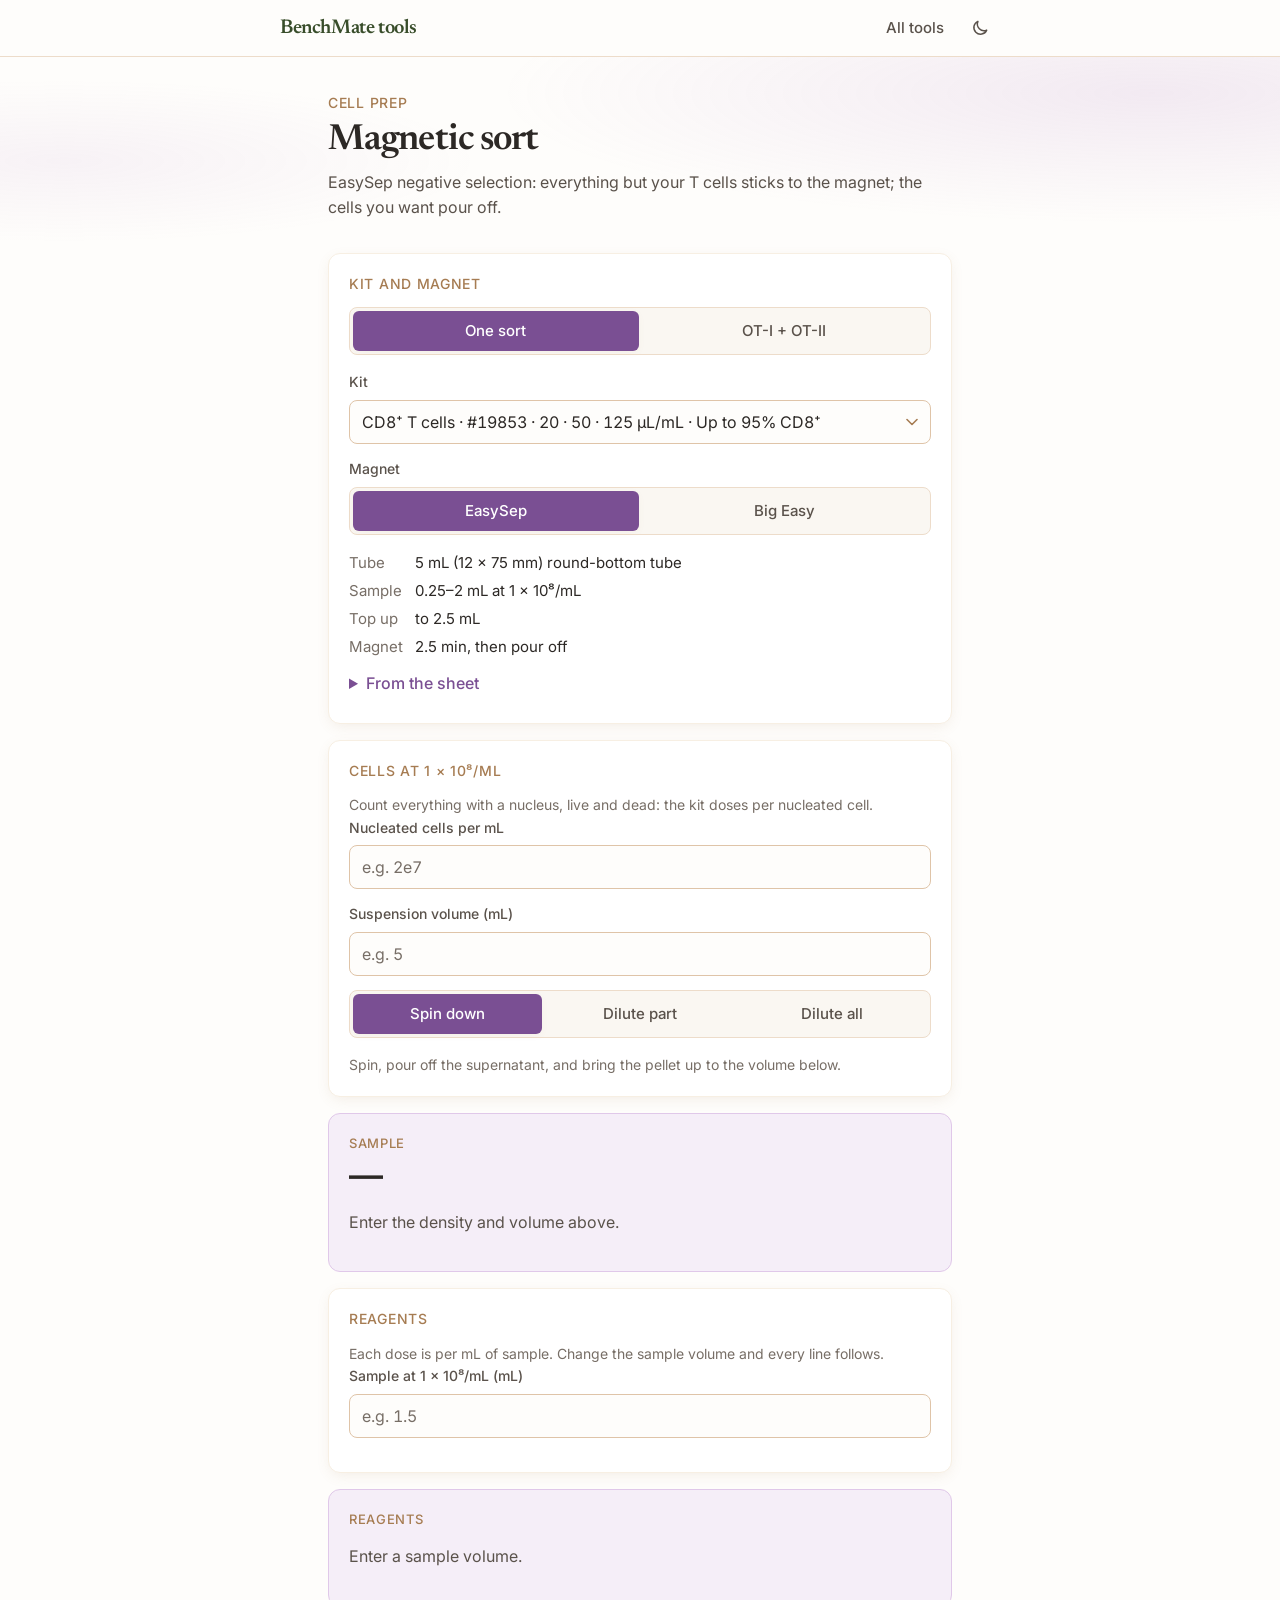
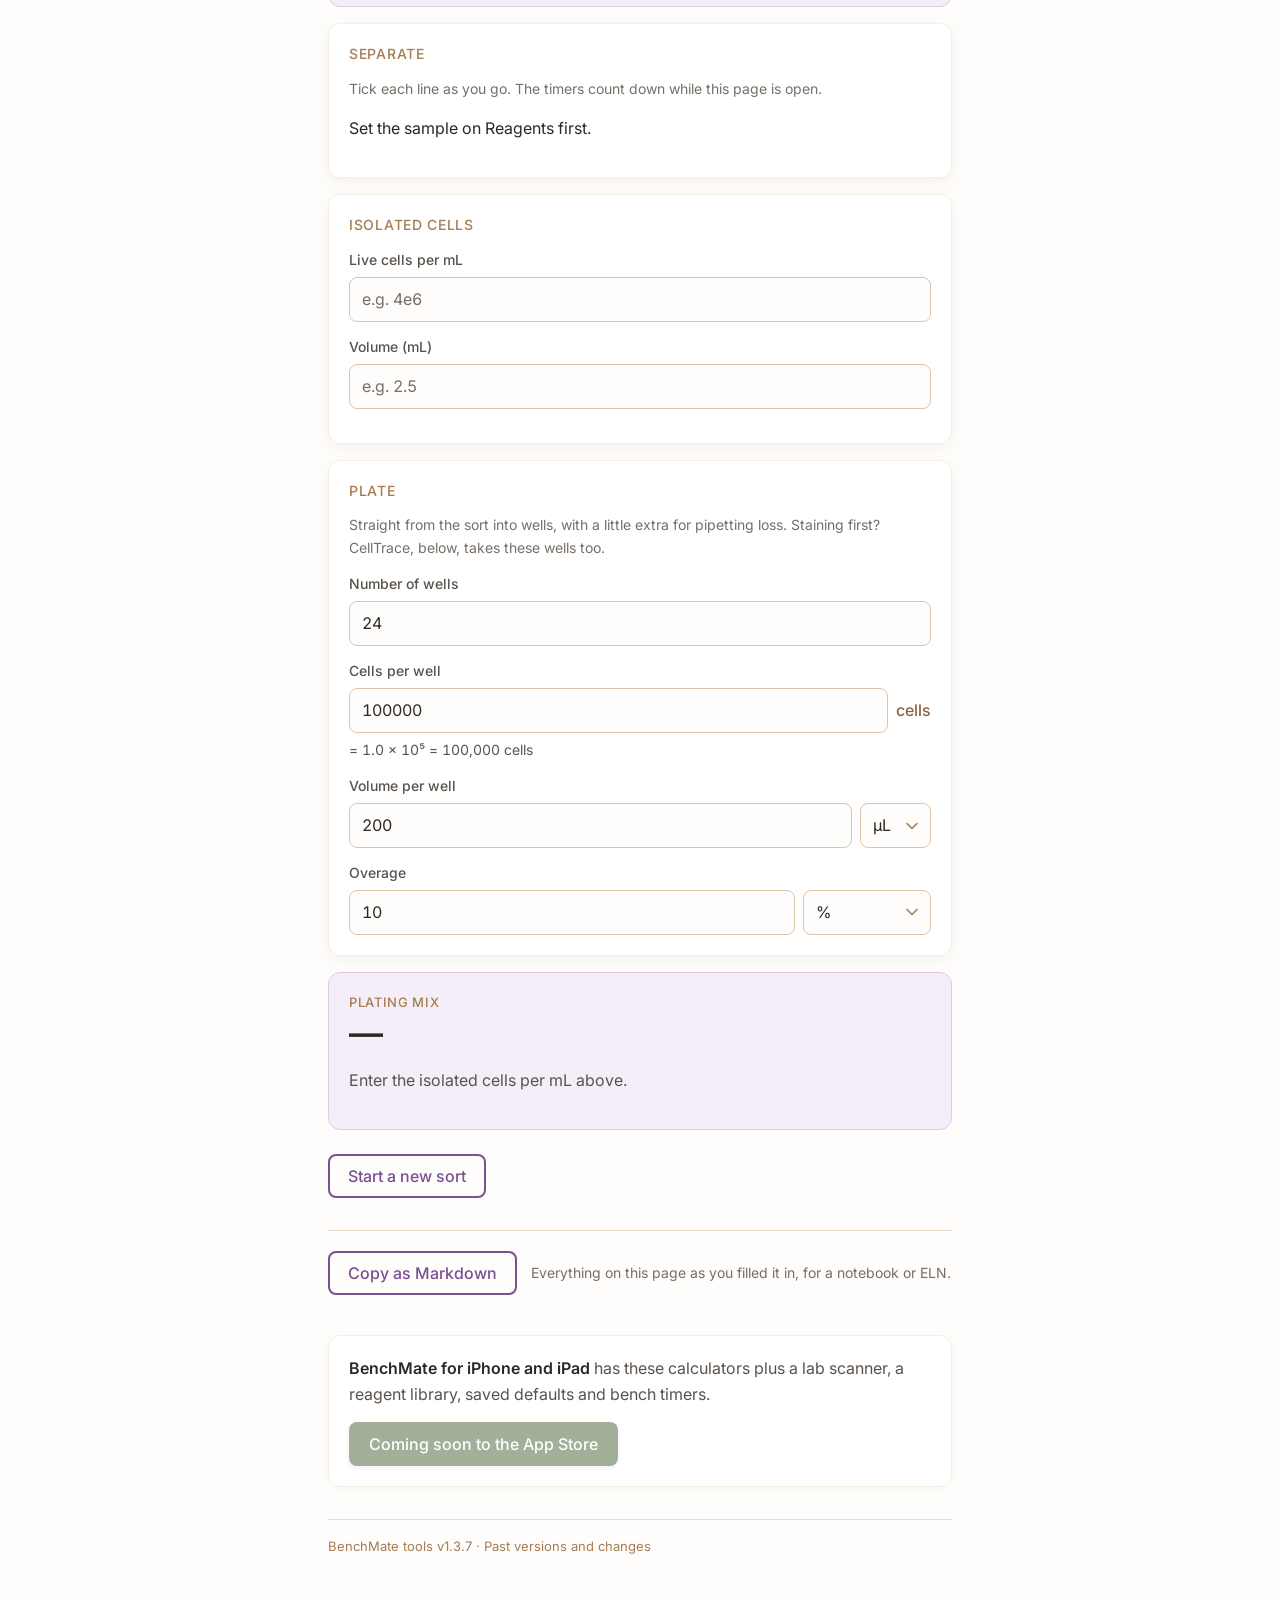
<file: magnetic-sort/index.html>
<!doctype html>
<html lang="en">
<head>
<meta charset="utf-8">
<meta name="viewport" content="width=device-width, initial-scale=1">
<title>Magnetic sort · BenchMate</title>
<meta name="description" content="STEMCELL EasySep negative selection for mouse T cells: bring the count to 1 × 10⁸ cells/mL, read the reagent volumes per kit and magnet, tick through the separation with timers, or run OT-I and OT-II in parallel.">
<link rel="preconnect" href="https://fonts.googleapis.com">
<link rel="preconnect" href="https://fonts.gstatic.com" crossorigin>
<link rel="stylesheet" href="https://fonts.googleapis.com/css2?family=Newsreader:ital,opsz,wght@0,6..72,400;0,6..72,500;0,6..72,600;1,6..72,400&family=Inter:wght@400;500;600;700&display=swap">
<script>
  // Before first paint: a saved light/dark choice (none = follow the system), and reveals on.
  document.documentElement.classList.add("js");
  try { var t = localStorage.getItem("theme"); if (t) document.documentElement.dataset.theme = t; } catch (e) {}
</script>
<link rel="stylesheet" href="../assets/bench.css">
<style>
  fieldset { border: 0; margin: 0; padding: 0; min-width: 0; }
  .facts { display: grid; grid-template-columns: auto 1fr; gap: 4px 12px; margin: 8px 0; font-size: 15px; }
  .facts dt { color: var(--text-3); }
  .facts dd { margin: 0; }
  .handoff { margin: 0 0 24px; }
  .plate-hint { margin: 0 0 14px; }
  .handoff .hint { margin: 8px 0 0; }
  /* One pastel per sample line, so a step reads at a glance. */
  .tag.s0 { --tag: var(--sky); --tag-deep: var(--sky-deep); }
  .tag.s1 { --tag: var(--porsche); --tag-deep: var(--porsche-deep); }
  .next-clock { font-size: 40px; font-weight: 600; font-variant-numeric: tabular-nums; line-height: 1.1; }
  .row-actions { display: flex; gap: 8px; margin-top: 10px; }
  .row-actions .go { flex: 1; }
  table.run { width: 100%; border-collapse: collapse; margin-top: 12px; font-variant-numeric: tabular-nums; }
  table.run td { padding: 8px 4px; border-bottom: 1px solid var(--border-strong); vertical-align: top; }
  table.run td.t { width: 56px; text-align: right; color: var(--text-3); }
  table.run tr.done td.what { text-decoration: line-through; color: var(--text-2); }
  table.run button.tick { min-height: 32px; padding: 2px 8px; font-size: 14px; }
  /* Where you are: done rows shaded with a filled tick, the next step tinted with a wisteria bar,
     later steps quieter. */
  table.run tr.done td { background: var(--step-done-bg); }
  table.run tr.done button.tick { background: var(--check-bg); color: #fff; border-color: var(--check-bg); }
  table.run tr.now td { background: var(--step-now-bg); }
  table.run tr.now td:first-child { box-shadow: inset 3px 0 0 var(--step-now-edge); }
  table.run tr.now td.what { font-weight: 600; }
  table.run tr.now ~ tr:not(.done) td.what { color: var(--text-2); }
  .over { color: var(--error-ink); }
  .small { font-size: 14px; color: var(--text-3); }
</style>
</head>
<body>
<header class="topbar">
  <div class="inner">
    <a class="wordmark" href="../index.html">BenchMate tools</a>
    <a class="back" href="../index.html">All tools</a>
    <button type="button" class="theme-toggle" data-theme-toggle aria-label="Switch theme">
      <svg class="moon" viewBox="0 0 24 24" fill="none" stroke="currentColor" stroke-width="1.8" stroke-linecap="round" stroke-linejoin="round" aria-hidden="true"><path d="M20 14.5A8 8 0 0 1 9.5 4a8 8 0 1 0 10.5 10.5z"/></svg>
      <svg class="sun" viewBox="0 0 24 24" fill="none" stroke="currentColor" stroke-width="1.8" stroke-linecap="round" aria-hidden="true"><circle cx="12" cy="12" r="4"/><path d="M12 2.5v2M12 19.5v2M2.5 12h2M19.5 12h2M5.3 5.3l1.4 1.4M17.3 17.3l1.4 1.4M5.3 18.7l1.4-1.4M17.3 6.7l1.4-1.4"/></svg>
    </button>
  </div>
</header>
<main>
  <div class="page-head">
    <p class="eyebrow">Cell prep</p>
    <h1>Magnetic sort</h1>
    <p class="lede">EasySep negative selection: everything but your T cells sticks to the magnet; the cells you want pour off.</p>
  </div>

  <form id="form" autocomplete="off">
    <section class="card">
      <h2>Kit and magnet</h2>
      <div class="segments" role="radiogroup" aria-label="Sort one population, or OT-I and OT-II in parallel">
        <label><input type="radio" name="par" id="par-one" value="one" checked>One sort</label>
        <label><input type="radio" name="par" id="par-two" value="two">OT-I + OT-II</label>
      </div>
      <div id="kits"></div>

      <div class="field" style="margin-top:12px">
        <span class="label">Magnet</span>
        <div class="segments" role="radiogroup" aria-label="Magnet">
          <label><input type="radio" name="magnet" id="magnet-easySep" value="easySep" checked>EasySep</label>
          <label><input type="radio" name="magnet" id="magnet-bigEasy" value="bigEasy">Big Easy</label>
        </div>
      </div>
      <dl class="facts" id="magnet-facts"></dl>
      <div id="par-setup" hidden>
        <div class="field">
          <label for="magnets">Magnets</label>
          <select id="magnets"><option value="1">1 (the tubes take turns)</option><option value="2">2</option></select>
        </div>
        <div class="field">
          <label for="handling">Hands-on per step</label>
          <select id="handling">
            <option value="0.5">0.5 min</option><option value="1" selected>1 min</option><option value="1.5">1.5 min</option>
            <option value="2">2 min</option><option value="2.5">2.5 min</option><option value="3">3 min</option>
          </select>
        </div>
      </div>
      <details>
        <summary>From the sheet</summary>
        <dl class="facts" id="sheet"></dl>
        <p class="hint">Skip ammonium chloride red-cell lysis before separating; the sheet advises against it.</p>
        <p class="hint" id="attribution"></p>
      </details>
    </section>

    <div id="samples"></div>

    <section class="card" id="separate-card">
      <h2 id="separate-title">Separate</h2>
      <p class="hint" id="separate-hint"></p>
      <div id="separate"></div>
    </section>

    <div id="isolated"></div>

    <p><button type="button" class="secondary" id="start-over">Start a new sort</button></p>
  </form>

  <div class="promo" data-app-promo></div>
</main>
<script src="../assets/bench.js"></script>
<script src="../cell-counting/engine.js"></script>
<script src="engine.js"></script>
<script src="steps.js"></script>
<script>
(function () {
  "use strict";
  var ui = BM.ui, F = BM.format, E = BM.easysep, ST = BM.steps, $ = ui.$, esc = ui.esc;
  var form = $("#form");
  var mL = function (v) { return F.volume(v / 1000); };
  var uL = function (v) { return F.volume(v / 1e6); };
  var minutes = function (m) { return F.plain(m) + " min"; };
  var LINE_ORDER = ["otI", "otII", "other"];
  var SORT_LINES = ["otI", "otII"];

  // ---------------------------------------------------------------- static markup per sort
  function kitOptions() {
    return LINE_ORDER.map(function (line) {
      return '<optgroup label="' + E.LINES[line] + '">' + E.KITS.filter(function (k) { return k.line === line; }).map(function (k) {
        return '<option value="' + k.id + '" data-line="' + line + '">' + esc(k.target) + " · #" + k.id + " · " +
          k.reagents.map(function (r) { return F.plain(r.microlitersPerML); }).join(" · ") + " µL/mL · " + esc(k.purity) + "</option>";
      }).join("") + "</optgroup>";
    }).join("");
  }
  var KIT_OPTIONS = kitOptions();

  $("#kits").innerHTML = [0, 1].map(function (i) {
    return '<div class="field" id="s' + i + '-kitfield" style="margin-top:12px"><label for="s' + i + '-kit" id="s' + i + '-kitlabel">Kit</label>' +
      '<select id="s' + i + '-kit">' + KIT_OPTIONS + "</select></div>";
  }).join("");
  $("#kits").querySelectorAll("select")[0].value = "19853";
  $("#kits").querySelectorAll("select")[1].value = "19852";

  $("#samples").innerHTML = [0, 1].map(function (i) {
    var p = "s" + i;
    return '<div id="' + p + '-block">' +
      '<section class="card"><h2 id="' + p + '-cells-title">Cells at 1 × 10⁸/mL</h2>' +
      '<p class="hint">Count everything with a nucleus, live and dead: the kit doses per nucleated cell.</p>' +
      '<div class="field"><label for="' + p + '-density">Nucleated cells per mL</label><input id="' + p + '-density" data-sci data-sci-unit="cells/mL" inputmode="decimal" placeholder="e.g. 2e7"></div>' +
      '<div class="field"><label for="' + p + '-volume">Suspension volume (mL)</label><input id="' + p + '-volume" inputmode="decimal" placeholder="e.g. 5"></div>' +
      '<p class="hint" id="' + p + '-cells-have"></p>' +
      '<div class="segments" role="radiogroup" aria-label="How to reach 1 × 10⁸ cells per mL">' +
      ["concentrate", "dilutePortion", "diluteAll"].map(function (m) {
        return '<label><input type="radio" name="' + p + '-mode" id="' + p + '-mode-' + m + '" value="' + m + '"' + (m === "concentrate" ? " checked" : "") + ">" + E.MODES[m] + "</label>";
      }).join("") + "</div>" +
      '<p class="hint" id="' + p + '-mode-hint"></p>' +
      '<div class="field" id="' + p + '-portion-field"><label for="' + p + '-portion">Sample to make (mL)</label><input id="' + p + '-portion" inputmode="decimal" value="1" placeholder="e.g. 1"></div>' +
      '</section>' +
      '<section class="result" aria-live="polite"><div class="caption" id="' + p + '-eyebrow"></div><div class="hero" id="' + p + '-hero">—</div>' +
      '<div id="' + p + '-lines"></div><div id="' + p + '-warn"></div></section>' +

      '<section class="card"><h2 id="' + p + '-reagents-title">Reagents</h2>' +
      '<p class="hint">Each dose is per mL of sample. Change the sample volume and every line follows.</p>' +
      '<div class="field"><label for="' + p + '-sample">Sample at 1 × 10⁸/mL (mL)</label><input id="' + p + '-sample" inputmode="decimal" placeholder="blank follows Cells"></div>' +
      '<p class="hint" id="' + p + '-sample-hint"></p></section>' +
      '<section class="result"><div class="caption" id="' + p + '-table-eyebrow"></div><div id="' + p + '-table"></div><div id="' + p + '-table-warn"></div></section>' +
      '</div>';
  }).join("");

  $("#isolated").innerHTML = [0, 1].map(function (i) {
    var p = "s" + i;
    return '<section class="card" id="' + p + '-iso"><h2 id="' + p + '-iso-title">Isolated cells</h2>' +
      '<div class="field"><label for="' + p + '-iden">Live cells per mL</label><input id="' + p + '-iden" data-sci data-sci-unit="cells/mL" inputmode="decimal" placeholder="e.g. 4e6"></div>' +
      '<div class="field"><label for="' + p + '-ivol">Volume (mL)</label><input id="' + p + '-ivol" inputmode="decimal" placeholder="e.g. 2.5"></div>' +
      '<dl class="facts" id="' + p + '-yield"></dl></section>' +
      '<section class="card" id="' + p + '-plate"><h2 id="' + p + '-plate-title">Plate</h2>' +
      '<p class="hint plate-hint">Straight from the sort into wells, with a little extra for pipetting loss. Staining first? CellTrace, below, takes these wells too.</p>' +
      '<div class="field"><label for="' + p + '-pw-wells">Number of wells</label><input id="' + p + '-pw-wells" inputmode="numeric" placeholder="e.g. 24" value="24"></div>' +
      '<div class="field"><label for="' + p + '-pw-cpw">Cells per well</label><div class="row"><input id="' + p + '-pw-cpw" data-sci data-sci-unit="cells" inputmode="decimal" placeholder="e.g. 100000" value="100000"><span class="unit">cells</span></div></div>' +
      '<div class="field"><label for="' + p + '-pw-vol">Volume per well</label><div class="row"><input id="' + p + '-pw-vol" inputmode="decimal" placeholder="e.g. 200" value="200">' +
      '<select id="' + p + '-pw-unit" aria-label="Volume per well unit"><option value="uL">µL</option><option value="mL">mL</option></select></div></div>' +
      '<div class="field"><label for="' + p + '-pw-over">Overage</label><div class="row"><input id="' + p + '-pw-over" inputmode="decimal" placeholder="e.g. 10" value="10">' +
      '<select id="' + p + '-pw-kind" aria-label="Overage as"><option value="percent">%</option><option value="wells">extra wells</option></select></div></div>' +
      '</section>' +
      '<section class="result" id="' + p + '-plate-result" aria-live="polite"><div class="caption">Plating mix</div><div class="hero" id="' + p + '-plate-hero">—</div>' +
      '<div id="' + p + '-plate-lines"></div><div id="' + p + '-plate-warn"></div></section>' +
      '<div class="handoff" id="' + p + '-handoff"></div>';
  }).join("");

  var persist = ui.persist(form, "magnetic-sort");

  // ---------------------------------------------------------------- state readers
  var parallel = function () { return $("#par-two").checked; };
  var magnet = function () { return $("input[name=magnet]:checked").value; };
  var active = function () { return parallel() ? [0, 1] : [0]; };
  function draft(i) {
    var p = "s" + i;
    return {
      kitID: $("#" + p + "-kit").value,
      densityText: $("#" + p + "-density").value,
      volumeText: $("#" + p + "-volume").value,
      mode: $("input[name=" + p + "-mode]:checked").value,
      portionText: $("#" + p + "-portion").value,
      sampleText: $("#" + p + "-sample").value,
      isolatedDensityText: $("#" + p + "-iden").value,
      isolatedVolumeText: $("#" + p + "-ivol").value
    };
  }
  function name(i, sample) { return parallel() ? E.LINES[SORT_LINES[i]] : sample.kit.target; }
  var magnetsCount = function () { return $("#magnets").value === "2" ? 2 : 1; };
  var handlingMin = function () { var v = Number($("#handling").value); return v > 0 ? v : 1; };

  // Switching to parallel puts an OT-I kit first and an OT-II kit second (EasySepModel.setParallel).
  function enforceLines() {
    var opts = function (i) { return Array.prototype.slice.call($("#s" + i + "-kit").options); };
    [0, 1].forEach(function (i) {
      var sel = $("#s" + i + "-kit"), required = SORT_LINES[i];
      opts(i).forEach(function (o) {
        var off = parallel() && o.getAttribute("data-line") !== required;
        o.disabled = off; o.hidden = off;
      });
      if (parallel() && E.kit(sel.value).line !== required) {
        sel.value = E.KITS.filter(function (k) { return k.line === required; })[0].id;
      }
    });
  }

  // ---------------------------------------------------------------- the draw
  var lastDensity = [null, null];
  var checked = [{}, {}];
  var lastSig = {};

  function render() {
    var par = parallel(), m = magnet();
    enforceLines();
    $("#s1-kitfield").hidden = !par;
    $("#par-setup").hidden = !par;
    $("#s0-kitlabel").textContent = par ? "OT-I kit" : "Kit";
    $("#s1-kitlabel").textContent = "OT-II kit";
    $("#s1-block").hidden = !par;
    $("#s1-iso").hidden = !par;
    $("#s1-plate").hidden = !par;
    $("#s1-plate-result").hidden = !par;
    $("#s1-handoff").hidden = !par;

    var kits = active().map(function (i) { return E.kit($("#s" + i + "-kit").value); });
    renderFacts(kits, m);

    var samples = {};
    active().forEach(function (i) {
      var p = "s" + i, d = draft(i);
      // Diluting needs at least 1 × 10⁸/mL: follow a changed count to the mode that can work.
      var dens = E.number(d.densityText);
      if (dens !== lastDensity[i]) {
        lastDensity[i] = dens;
        var next = E.suggestMode(d.mode, dens);
        if (next !== d.mode) { $("#" + p + "-mode-" + next).checked = true; d.mode = next; }
      }
      var s = E.sampleOf(d, m);
      samples[i] = s;
      var label = name(i, s);
      $("#" + p + "-cells-title").textContent = par ? "Cells at 1 × 10⁸/mL · " + label : "Cells at 1 × 10⁸/mL";
      $("#" + p + "-reagents-title").textContent = par ? "Reagents · " + label : "Reagents";
      $("#" + p + "-iso-title").textContent = par ? "Isolated " + label : "Isolated cells";
      $("#" + p + "-portion-field").hidden = d.mode !== "dilutePortion";
      $("#" + p + "-mode-hint").textContent = {
        concentrate: "Spin, pour off the supernatant, and bring the pellet up to the volume below.",
        dilutePortion: "Take part of a denser suspension and dilute it to the sample volume you want.",
        diluteAll: "Add medium to all of a denser suspension."
      }[d.mode];
      $("#" + p + "-cells-have").textContent = s.density !== null && s.volume !== null ? "Cells: " + F.scientific(s.density * s.volume) : "";

      // Cells result
      var blocked = s.resuspension ? E.blockedResuspension(s.resuspension) : null;
      $("#" + p + "-eyebrow").closest(".result").classList.toggle("blocked", !!blocked);
      if (blocked) {
        // A plan that can't be followed: say why, keep the volume it would take, offer the fix.
        var b = blocked;
        $("#" + p + "-eyebrow").textContent = b.eyebrow;
        $("#" + p + "-hero").innerHTML = "";
        // Only redraw when it changes: a tap on the fix button blurs the field being typed in,
        // and redrawing on that change would swap the button out from under the tap.
        var html = ui.blockedHTML(b, ' data-sort="' + i + '"' +
          (b.fix.mode ? ' data-fix-mode="' + b.fix.mode + '"' : ' data-fix-portion="' + esc(b.fix.portion) + '"'));
        var linesEl = $("#" + p + "-lines");
        if (linesEl.drawn !== html) { linesEl.innerHTML = html; linesEl.drawn = html; }
        ui.warnings($("#" + p + "-warn"), []);
      } else if (s.resuspension) {
        var card = E.describeResuspension(s.resuspension, s.kit, m);
        $("#" + p + "-eyebrow").textContent = card.eyebrow;
        $("#" + p + "-hero").innerHTML = esc(card.value) + " <small>" + esc(card.unit) + "</small>";
        $("#" + p + "-lines").innerHTML = card.lines.map(function (l) { return "<p>" + esc(l) + "</p>"; }).join("");
        $("#" + p + "-lines").drawn = null;
        ui.warnings($("#" + p + "-warn"), card.warnings);
      } else {
        $("#" + p + "-eyebrow").textContent = "Sample";
        $("#" + p + "-hero").textContent = "—";
        $("#" + p + "-lines").drawn = null;
        $("#" + p + "-lines").innerHTML = '<p class="empty">Enter the density and volume above.' +
          (d.mode === "dilutePortion" && s.density !== null && s.volume !== null ? " Enter the sample to make." : "") + "</p>";
        ui.warnings($("#" + p + "-warn"), []);
      }

      // Reagents
      $("#" + p + "-sample").placeholder = s.plannedSampleML !== null ? F.number(s.plannedSampleML) + " (from Cells)" : "e.g. 1.5";
      var sep = s.separation;
      $("#" + p + "-sample-hint").textContent = d.sampleText.trim() !== "" && s.sampleML === null ? "Enter a sample volume above zero, or clear the field to follow Cells." : "";
      if (sep) {
        $("#" + p + "-table-eyebrow").textContent = "Per " + (sep.tubes > 1 ? "tube" : "sample") + " · × " + mL(sep.perTubeML);
        $("#" + p + "-table").innerHTML = '<table class="recipe">' + E.reagentRows(sep).map(function (r) {
          return "<tr><td><strong>" + esc(r.name) + "</strong>" + (r.note ? '<br><span class="small">' + esc(r.note) + "</span>" : "") + "</td>" +
            '<td class="num"><strong>' + esc(r.amount) + "</strong>" + (r.dose ? '<br><span class="small">' + esc(r.dose) + "</span>" : "") +
            (r.total ? '<br><span class="small">' + esc(r.total) + "</span>" : "") + "</td></tr>";
        }).join("") + "</table>";
        var w = E.separationWarnings(sep);
        var split = E.splitNote(sep);
        $("#" + p + "-table-warn").innerHTML = (split ? '<p class="hint">' + esc(split) + "</p>" : "");
        var warnBox = document.createElement("div");
        ui.warnings(warnBox, w);
        $("#" + p + "-table-warn").insertAdjacentHTML("beforeend", warnBox.innerHTML);
      } else {
        $("#" + p + "-table-eyebrow").textContent = "Reagents";
        $("#" + p + "-table").innerHTML = '<p class="empty">Enter a sample volume.</p>';
        $("#" + p + "-table-warn").innerHTML = "";
      }

      // Yield
      var y = "";
      if (s.isolatedCells !== null) {
        y += "<dt>Yield</dt><dd>" + esc(F.scientific(s.isolatedCells)) + " cells</dd>";
        if (s.inputCells) y += "<dt>Of the cells put in</dt><dd>" + esc(F.number(s.recoveryPercent).replace(/\.\d+$/, function (x) { return x; })) + "% of " + esc(F.scientific(s.inputCells)) + "</dd>";
      }
      $("#" + p + "-yield").innerHTML = y;
      renderPlate(i, d, label);
    });

    renderSeparate(samples, m);
  }

  // Plate: the isolated cells into wells, then on to CellTrace with all of it filled in.
  function renderPlate(i, d, label) {
    var p = "s" + i;
    $("#" + p + "-plate-title").textContent = parallel() ? "Plate " + label : "Plate";
    var pl = E.plating(d, {
      wells: $("#" + p + "-pw-wells").value, cellsPerWell: $("#" + p + "-pw-cpw").value, volume: $("#" + p + "-pw-vol").value,
      volumeUnit: $("#" + p + "-pw-unit").value, overage: $("#" + p + "-pw-over").value, overageKind: $("#" + p + "-pw-kind").value
    });
    var card = E.describePlating(pl), box = $("#" + p + "-plate-result");
    var blocked = card && card.blocked;
    box.classList.toggle("blocked", !!blocked);
    if (blocked) {
      $("#" + p + "-plate-hero").innerHTML = "";
      $("#" + p + "-plate-lines").innerHTML = ui.blockedHTML(blocked);
    } else if (card) {
      $("#" + p + "-plate-hero").innerHTML = esc(card.value) + " <small>" + esc(card.unit) + "</small>";
      $("#" + p + "-plate-lines").innerHTML = '<p class="hint">' + card.lines.map(esc).join("<br>") + "</p>";
    } else {
      $("#" + p + "-plate-hero").textContent = "—";
      $("#" + p + "-plate-lines").innerHTML = pl.target.overageInvalid ? "" : '<p class="empty">' + (pl.target.plan
        ? "Enter the isolated cells per mL above." : "Enter wells (a whole number), cells and volume per well.") + "</p>";
    }
    ui.warnings($("#" + p + "-plate-warn"), E.platingWarnings(pl));
    var q = E.celltraceQuery(d, pl, label);
    $("#" + p + "-handoff").innerHTML = q
      ? '<a class="button" href="../celltrace/index.html?' + esc(q) + '">Stain with CellTrace Violet</a>' +
        '<p class="hint">Opens CellTrace with ' + (parallel() ? "the " + esc(label) + " cells" : "these isolated cells") + (pl.target.plan ? " and wells" : "") + " filled in.</p>"
      : "";
  }

  function renderFacts(kits, m) {
    var mag = E.MAGNETS[m];
    var lows = kits.map(function (k) { return E.sampleRange(k, m)[0]; }), highs = kits.map(function (k) { return E.sampleRange(k, m)[1]; });
    var low = Math.max.apply(null, lows), high = Math.min.apply(null, highs);
    $("#magnet-facts").innerHTML =
      "<dt>Tube</dt><dd>" + esc(mag.tube) + "</dd>" +
      "<dt>Sample</dt><dd>" + F.plain(low) + "–" + F.plain(high) + " mL at 1 × 10⁸/mL</dd>" +
      "<dt>Top up</dt><dd>" + (m === "easySep" ? "to 2.5 mL" : "to 5 mL (under 4 mL), else 10 mL") + "</dd>" +
      "<dt>Magnet</dt><dd>2.5 min, then pour off</dd>";
    var media = kits.map(function (k) { return k.medium; }).filter(function (v, i, a) { return a.indexOf(v) === i; });
    $("#sheet").innerHTML = (media.length === 1
      ? "<dt>Medium</dt><dd>" + esc(media[0]) + "</dd>"
      : kits.map(function (k) { return "<dt>Medium, #" + k.id + "</dt><dd>" + esc(k.medium) + "</dd>"; }).join("")) +
      "<dt>Incubations</dt><dd>RT, 15–25 °C</dd>" +
      "<dt>Source</dt><dd>" + kits.map(function (k) { return esc(k.document); }).join("<br>") + "</dd>";
    var seen = {};
    var sheets = kits.map(function (k) { return k.document; }).filter(function (d) { return seen[d] ? false : (seen[d] = true); })
      .map(function (d) { return d.replace("PIS ", "").replace(" v", ", v"); });
    $("#attribution").textContent = "From STEMCELL Technologies " + (sheets.length === 1 ? "Product Information Sheet " + sheets[0] : "Product Information Sheets " + sheets.join("; ")) +
      ". Always follow the sheet that came with your kit lot.";
  }

  // ---------------------------------------------------------------- separate
  function renderSeparate(samples, m) {
    var par = parallel();
    $("#separate-title").textContent = par ? "Separate both" : "Separate";
    $("#separate-hint").textContent = par
      ? "One clock for both sorts, staggered so no two steps fall together. Each step is timed from your Done on the step before it, so running late never shortens an incubation."
      : "Tick each line as you go. The timers count down while this page is open.";
    $("#start-over").textContent = par ? "Start new sorts" : "Start a new sort";
    var box = $("#separate");
    if (par) {
      stopTickingSingle();
      renderRun(samples, m);
      return;
    }
    clearRunTick();
    var sep = samples[0] && samples[0].separation;
    if (!sep) {
      box.innerHTML = '<p class="empty">Set the sample on Reagents first.</p>';
      lastSig.single = null;
      return;
    }
    var steps = E.singleSteps(sep, name(0, samples[0]));
    var sig = JSON.stringify(steps);
    if (sig !== lastSig.single || !box.firstChild || box.getAttribute("data-mode") !== "single") {
      lastSig.single = sig;
      box.setAttribute("data-mode", "single");
      ST.list(box, steps, checked[0]);
    }
  }
  function stopTickingSingle() { lastSig.single = null; }

  // ---------------------------------------------------------------- parallel run
  var RUN_KEY = "benchmate.web.magnetic-sort.run";
  var RUN_LIFETIME = 12 * 60 * 60 * 1000;
  var run = { start: null, doneAt: {} }; // ms
  var runTick = null;
  var lastSamples = null, lastMagnet = null, lastSchedule = null;

  function setupSig() {
    return [$("#s0-kit").value, $("#s1-kit").value, magnet(), magnetsCount(), handlingMin()].join("|");
  }
  function saveRun() {
    try {
      if (run.start === null) localStorage.removeItem(RUN_KEY);
      else localStorage.setItem(RUN_KEY, JSON.stringify({ start: run.start, doneAt: run.doneAt, setup: setupSig() }));
    } catch (e) { /* ignore */ }
  }
  function restoreRun() {
    try {
      var saved = JSON.parse(localStorage.getItem(RUN_KEY) || "null");
      if (parallel() && saved && saved.setup === setupSig() && Date.now() - saved.start < RUN_LIFETIME) {
        run = { start: saved.start, doneAt: saved.doneAt || {} };
      } else if (saved) {
        localStorage.removeItem(RUN_KEY);
      }
    } catch (e) { /* ignore */ }
  }
  function clearRunTick() { if (runTick) { clearInterval(runTick); runTick = null; } }

  var clock = ST.clock;

  function currentSchedule() {
    var m = magnet();
    return E.schedule(E.actions(E.kit($("#s0-kit").value), m), E.actions(E.kit($("#s1-kit").value), m), handlingMin() * 60, magnetsCount());
  }

  function renderRun(samples, m) {
    var box = $("#separate");
    box.setAttribute("data-mode", "run");
    lastSamples = samples; lastMagnet = m;
    // A run saved under another set-up is not this run.
    if (run.start !== null && lastSchedule && lastSchedule.sig !== setupSig()) { run = { start: null, doneAt: {} }; saveRun(); }
    var sched = currentSchedule();
    if (!sched) { box.innerHTML = '<p class="note warn">⚠︎ No schedule found for these kits.</p>'; return; }
    sched.sig = setupSig();
    lastSchedule = sched;
    drawRun();
    if (run.start !== null && !runTick) runTick = setInterval(drawRun, 1000);
    if (run.start === null) clearRunTick();
  }

  function liveNow() {
    var done = {};
    Object.keys(run.doneAt).forEach(function (k) { done[k] = run.doneAt[k] / 1000; });
    return E.liveRun(lastSchedule, run.start / 1000, handlingMin() * 60, magnetsCount(), done);
  }

  function tag(i) { return '<span class="tag s' + i + '">' + esc(E.LINES[SORT_LINES[i]]) + "</span>"; }
  function amounts(action) {
    return E.amountsText(action, lastSamples[action.sample] && lastSamples[action.sample].separation);
  }

  function drawRun() {
    var sched = lastSchedule, box = $("#separate");
    if (!sched || !parallel()) return;
    var html;
    if (run.start === null) {
      var first = sched.starts[0] <= sched.starts[1] ? 0 : 1;
      var gap = Math.abs(sched.starts[1] - sched.starts[0]);
      html = '<div class="next-clock">' + clock(sched.end) + ' <small class="small">for both</small></div>' +
        "<p>" + esc(E.LINES[SORT_LINES[first]]) + " starts; " + esc(E.LINES[SORT_LINES[1 - first]]) + " follows " + clock(gap) + " later. " +
        (magnetsCount() === 1 ? "They take turns on one magnet." : "Each has its own magnet.") +
        " Tap Done after each step: the next one is timed from that tap, so running late never shortens an incubation.</p>" +
        '<p><button type="button" class="go" data-act="start">Start the clock</button></p>' + rowsHtml(null, Date.now() / 1000);
    } else {
      var now = Date.now() / 1000, live = liveNow();
      html = nextPanel(live, now) + rowsHtml(live, now);
    }
    if (box.getAttribute("data-html") !== html) { box.innerHTML = html; box.setAttribute("data-html", html); }
  }

  function nextPanel(live, now) {
    var ready = live.ready(now);
    if (!ready.length) return '<p><strong>Both sorts poured off. Count them below.</strong></p><div class="row-actions"><button type="button" class="secondary" data-act="stop">Stop</button></div>';
    var next = ready[0];
    var due = live.due(next, now) - now;
    var mf = live.magnetFree(next, now);
    var behind = live.behind(next, now);
    var waitingForMagnet = due <= 0 && mf !== null;
    var eyebrow = waitingForMagnet ? "Magnet free in" : due > 0 ? "Next in" : due > -30 ? "Now" : "Over by";
    var caution = due <= -30 || waitingForMagnet;
    var clockText = waitingForMagnet ? clock(Math.max(mf - now, 0)) : (due > 0 || due < -30 ? clock(Math.abs(due)) : "0:00");
    var parts = [];
    if (waitingForMagnet) {
      parts.push(E.LINES[SORT_LINES[1 - next.sample]] + " is still in the magnet. Top up now and put this tube in once it pours off.");
    } else {
      var anchor = live.anchor(next);
      if (due <= -30 && anchor && anchor.sample === next.sample && anchor.action.wait > 0) {
        parts.push("The " + minutes(anchor.action.wait / 60) + " wait is over and running long; do this step now.");
      }
    }
    if (behind >= 30) parts.push("Running " + clock(behind) + " behind the plan. Each wait is timed from your Done tap, so none is cut short.");
    var also = ready[1];
    if (also && !(due > 0) && live.due(also, now) - now < live.handling) {
      var ad = live.due(also, now) - now;
      parts.push("Then " + E.LINES[SORT_LINES[also.sample]] + ": " + also.action.title + ", due " + (ad > 0 ? "in " + clock(ad) : "now") + ".");
    }
    var detail = amounts(next);
    return '<div class="small">' + esc(eyebrow) + " · Run " + clock(Math.max(now - live.start, 0)) + "</div>" +
      '<div class="next-clock' + (caution ? " over" : "") + '" role="timer">' + clockText + "</div>" +
      "<p>" + tag(next.sample) + " <strong>" + esc(next.action.title) + "</strong></p>" +
      (detail ? '<p class="small">' + esc(detail) + "</p>" : "") +
      (parts.length ? '<p class="' + (caution ? "over" : "small") + '">' + esc(parts.join(" ")) + "</p>" : "") +
      '<div class="row-actions"><button type="button" class="go" data-act="done" data-id="' + esc(next.id) + '">Done</button>' +
      '<button type="button" class="secondary" data-act="stop">Stop</button></div>';
  }

  function rowsHtml(live, now) {
    var sched = lastSchedule;
    var actions = sched.actions.slice();
    if (live) {
      var rowTime = function (a) { return live.doneAt[a.id] !== undefined ? live.doneAt[a.id] : live.due(a, now); };
      actions.sort(function (a, b) { return rowTime(a) - rowTime(b); });
    }
    var current = live ? actions.filter(function (a) { return !live.isDone(a); })[0] : null;
    return '<table class="run">' + actions.map(function (a) {
      var done = live ? live.isDone(a) : false, now = a === current;
      var time;
      if (!live) time = clock(a.at);
      else if (live.doneAt[a.id] !== undefined) time = clock(Math.max(live.doneAt[a.id] - live.start, 0));
      else { var d = clock(Math.max(live.due(a, now) - live.start, 0)); time = live.isTimed(a) ? d : "≈" + d; }
      var detail = amounts(a);
      return '<tr class="' + (done ? "done" : now ? "now" : "") + '"' + (now ? ' aria-current="step"' : "") + '><td class="t">' + time + "</td><td>" + tag(a.sample) + '</td><td class="what">' +
        esc(a.action.title) + (detail ? '<br><span class="small">' + esc(detail) + "</span>" : "") + "</td><td>" +
        (live ? '<button type="button" class="secondary tick" data-act="toggle" data-id="' + esc(a.id) + '" aria-label="' + (done ? "Undo done: " : "Mark done: ") + esc(a.action.title) + '">' + (done ? "✓" : "○") + "</button>" : "") +
        "</td></tr>";
    }).join("") + "</table>";
  }

  $("#separate").addEventListener("click", function (e) {
    var b = e.target.closest && e.target.closest("button[data-act]");
    if (!b || !parallel()) return;
    var act = b.getAttribute("data-act"), id = b.getAttribute("data-id");
    if (act === "start") { run = { start: Date.now(), doneAt: {} }; }
    else if (act === "done") { run.doneAt[id] = Date.now(); }
    else if (act === "toggle") { if (run.doneAt[id] !== undefined) delete run.doneAt[id]; else run.doneAt[id] = Date.now(); }
    else if (act === "stop") {
      if (!window.confirm("Stop the run? The steps you've ticked are cleared.")) return;
      run = { start: null, doneAt: {} };
    }
    saveRun();
    render();
  });

  // ---------------------------------------------------------------- start over
  // The fix offered on a blocked Cells card: switch to spinning down, or make what the cells allow.
  $("#samples").addEventListener("click", function (e) {
    var btn = e.target.closest("[data-fix-mode], [data-fix-portion]");
    if (!btn) return;
    var p = "s" + btn.getAttribute("data-sort");
    if (btn.hasAttribute("data-fix-mode")) $("#" + p + "-mode-" + btn.getAttribute("data-fix-mode")).checked = true;
    else $("#" + p + "-portion").value = btn.getAttribute("data-fix-portion");
    form.dispatchEvent(new Event("change"));
  });

  $("#start-over").addEventListener("click", function () {
    var busy = run.start !== null || checked.some(function (c) { return Object.keys(c).some(function (k) { return c[k]; }); }) || ST.hasActive("easysep.");
    if (busy && !window.confirm("The ticked steps, counts and running timers of this run are cleared. Kits and magnet stay.")) return;
    ["density", "volume", "sample", "iden", "ivol"].forEach(function (f) { [0, 1].forEach(function (i) { $("#s" + i + "-" + f).value = ""; }); });
    [0, 1].forEach(function (i) { $("#s" + i + "-portion").value = "1"; $("#s" + i + "-mode-concentrate").checked = true; lastDensity[i] = null; });
    checked = [{}, {}];
    ST.resetAll("easysep.");
    run = { start: null, doneAt: {} };
    saveRun();
    lastSig.single = null;
    form.dispatchEvent(new Event("change"));
  });

  restoreRun();
  ui.live(form, render);
})();
</script>
</body>
</html>
</file>
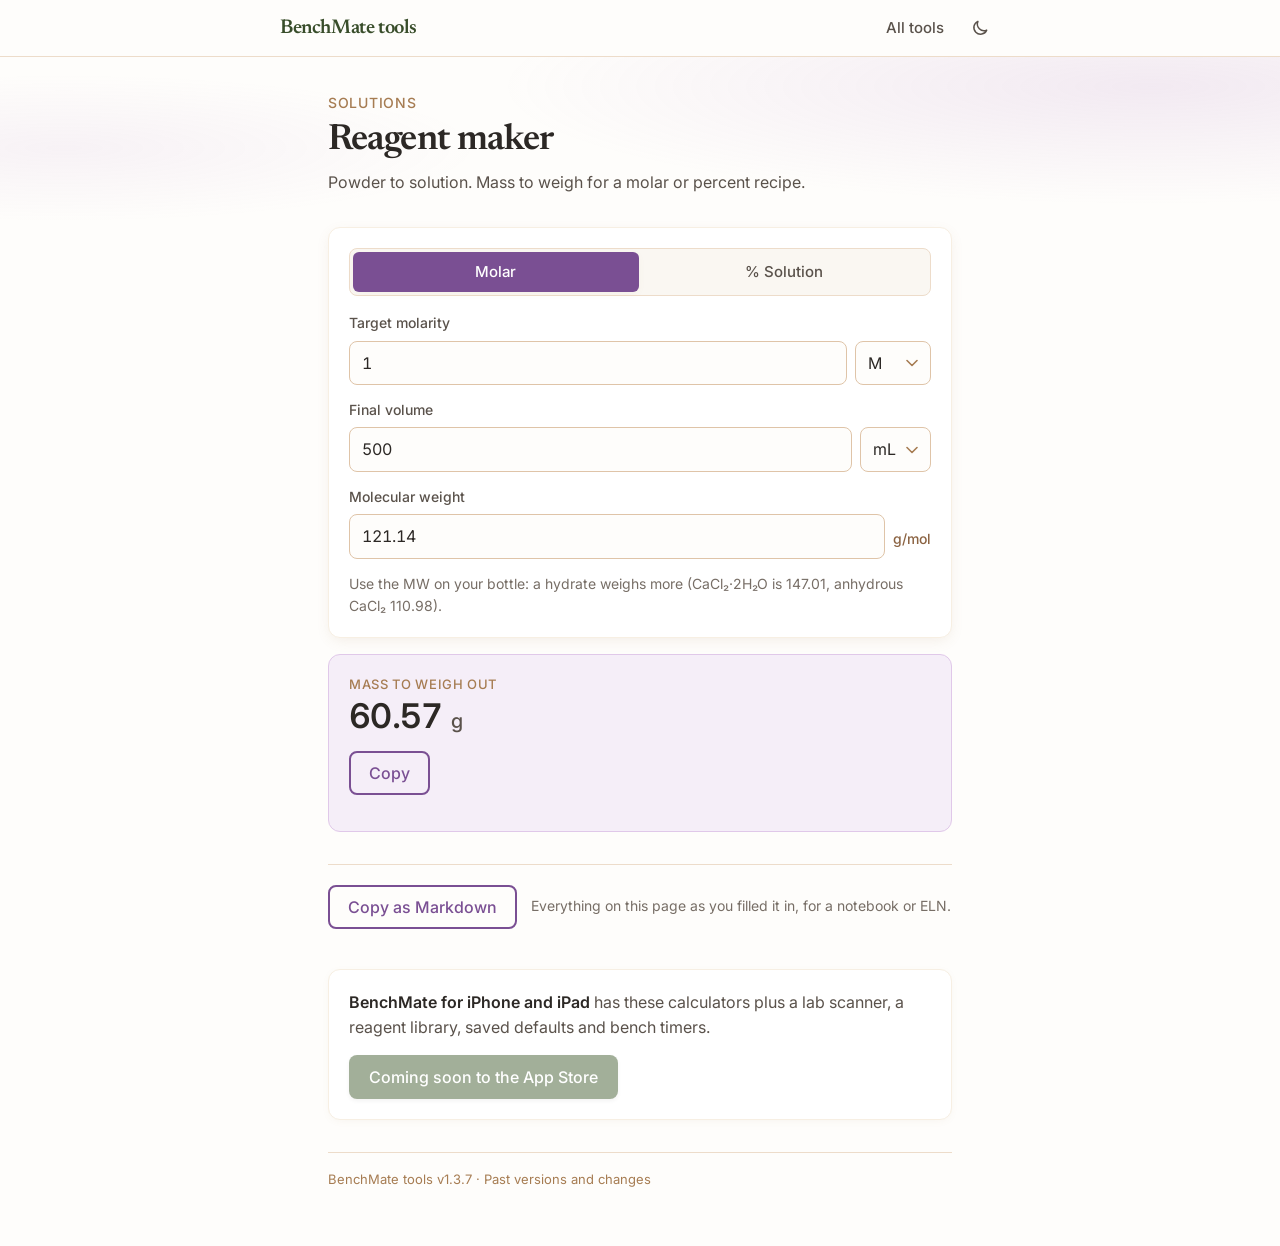
<file: reagent-maker/index.html>
<!doctype html>
<html lang="en">
<head>
<meta charset="utf-8">
<meta name="viewport" content="width=device-width, initial-scale=1">
<title>Reagent maker · BenchMate</title>
<meta name="description" content="How much powder to weigh for a target molarity, or for a % w/v or % v/v solution, with a warning when the mass is too small to weigh.">
<link rel="preconnect" href="https://fonts.googleapis.com">
<link rel="preconnect" href="https://fonts.gstatic.com" crossorigin>
<link rel="stylesheet" href="https://fonts.googleapis.com/css2?family=Newsreader:ital,opsz,wght@0,6..72,400;0,6..72,500;0,6..72,600;1,6..72,400&family=Inter:wght@400;500;600;700&display=swap">
<script>
  // Before first paint: a saved light/dark choice (none = follow the system), and reveals on.
  document.documentElement.classList.add("js");
  try { var t = localStorage.getItem("theme"); if (t) document.documentElement.dataset.theme = t; } catch (e) {}
</script>
<link rel="stylesheet" href="../assets/bench.css">
</head>
<body>
<header class="topbar">
  <div class="inner">
    <a class="wordmark" href="../index.html">BenchMate tools</a>
    <a class="back" href="../index.html">All tools</a>
    <button type="button" class="theme-toggle" data-theme-toggle aria-label="Switch theme">
      <svg class="moon" viewBox="0 0 24 24" fill="none" stroke="currentColor" stroke-width="1.8" stroke-linecap="round" stroke-linejoin="round" aria-hidden="true"><path d="M20 14.5A8 8 0 0 1 9.5 4a8 8 0 1 0 10.5 10.5z"/></svg>
      <svg class="sun" viewBox="0 0 24 24" fill="none" stroke="currentColor" stroke-width="1.8" stroke-linecap="round" aria-hidden="true"><circle cx="12" cy="12" r="4"/><path d="M12 2.5v2M12 19.5v2M2.5 12h2M19.5 12h2M5.3 5.3l1.4 1.4M17.3 17.3l1.4 1.4M5.3 18.7l1.4-1.4M17.3 6.7l1.4-1.4"/></svg>
    </button>
  </div>
</header>
<main>
  <div class="page-head">
    <p class="eyebrow">Solutions</p>
    <h1>Reagent maker</h1>
    <p class="lede">Powder to solution. Mass to weigh for a molar or percent recipe.</p>
  </div>

  <form id="form" class="card" autocomplete="off">
    <div class="segments" role="radiogroup" aria-label="Reagent maker mode">
      <label><input type="radio" name="mode" value="molar" id="mode-molar" checked>Molar</label>
      <label><input type="radio" name="mode" value="percent" id="mode-percent">% Solution</label>
    </div>

    <div id="molar-fields">
      <div class="field">
        <label for="molarity">Target molarity</label>
        <div class="row"><input id="molarity" inputmode="decimal" placeholder="e.g. 1" value="1"><select id="molarity-unit" aria-label="Molarity unit"></select></div>
      </div>
      <div class="field">
        <label for="volume">Final volume</label>
        <div class="row"><input id="volume" inputmode="decimal" placeholder="e.g. 500" value="500"><select id="volume-unit" aria-label="Volume unit"></select></div>
      </div>
      <div class="field">
        <label for="mw">Molecular weight</label>
        <div class="row"><input id="mw" inputmode="decimal" placeholder="e.g. 121.14" value="121.14"><span class="hint" style="align-self:center">g/mol</span></div>
      </div>
      <p class="hint">Use the MW on your bottle: a hydrate weighs more (CaCl₂·2H₂O is 147.01, anhydrous CaCl₂ 110.98).</p>
    </div>

    <div id="percent-fields" hidden>
      <div class="segments" role="radiogroup" aria-label="Percent basis">
        <label><input type="radio" name="basis" value="wv" id="basis-wv" checked>% w/v</label>
        <label><input type="radio" name="basis" value="vv" id="basis-vv">% v/v</label>
      </div>
      <div class="field">
        <label for="percent">Percent</label>
        <div class="row"><input id="percent" inputmode="decimal" placeholder="e.g. 10" value="10"><span class="hint" style="align-self:center">%</span></div>
      </div>
      <div class="field">
        <label for="pvol">Total volume</label>
        <div class="row"><input id="pvol" inputmode="decimal" placeholder="e.g. 500" value="500"><span class="hint" style="align-self:center">mL</span></div>
      </div>
      <div class="field">
        <label for="amount" id="amount-label">Or known mass (solves percent)</label>
        <div class="row"><input id="amount" inputmode="decimal" placeholder="e.g. 50"><span class="hint" style="align-self:center" id="amount-unit">g</span></div>
      </div>
      <p class="hint" id="percent-hint"></p>
    </div>
  </form>

  <section class="result" aria-live="polite">
    <div class="caption" id="eyebrow"></div>
    <div class="hero" id="hero">—</div>
    <div id="info"></div>
    <div id="warnings"></div>
    <p><button type="button" class="secondary" id="copy">Copy</button></p>
  </section>

  <div class="promo" data-app-promo></div>
</main>
<script src="../assets/bench.js"></script>
<script src="engine.js"></script>
<script>
(function () {
  "use strict";
  var ui = BM.ui, U = BM.units, R = BM.reagentMaker, $ = ui.$;
  var form = $("#form");
  var mode = function () { return $("input[name=mode]:checked").value; };
  var basis = function () { return $("input[name=basis]:checked").value; };

  ui.unitOptions($("#molarity-unit"), U.molar, "M");
  ui.unitOptions($("#volume-unit"), U.volume, "mL");
  ui.persist(form, "reagent-maker");

  var result = null;
  function render() {
    var m = mode(), wv = basis() === "wv";
    $("#molar-fields").hidden = m !== "molar";
    $("#percent-fields").hidden = m !== "percent";
    $("#amount-label").textContent = wv ? "Or known mass (solves percent)" : "Or known solute volume (solves percent)";
    $("#amount-unit").textContent = wv ? "g" : "mL";
    $("#percent-hint").textContent = "Leave Percent blank to solve for percent from a known " + (wv ? "mass" : "volume") + " instead.";

    result = R.compute({
      mode: m, molarity: $("#molarity").value, molarityUnit: $("#molarity-unit").value,
      volume: $("#volume").value, volumeUnit: $("#volume-unit").value, mw: $("#mw").value,
      basis: basis(), percent: $("#percent").value, percentVolume: $("#pvol").value, amount: $("#amount").value
    });
    $("#eyebrow").textContent = result.eyebrow;
    $("#hero").innerHTML = result.hero ? ui.esc(result.hero.value) + " <small>" + ui.esc(result.hero.unit) + "</small>" : "—";
    $("#info").innerHTML = result.kind ? "" : '<p class="empty">' +
      (m === "molar" ? "Enter molarity, volume and molecular weight."
        : "Enter percent (or mass/volume) and total volume") + "</p>";
    ui.warnings($("#warnings"), result.warnings);
    $("#copy").disabled = !result.kind;
  }

  ui.copyButton($("#copy"), function () {
    if (!result || !result.kind) return "";
    // Warnings travel with the recipe.
    return [result.copyText].concat(result.warnings.map(function (w) { return "⚠ " + w.text; })).join("\n");
  });
  ui.live(form, render);
})();
</script>
</body>
</html>
</file>
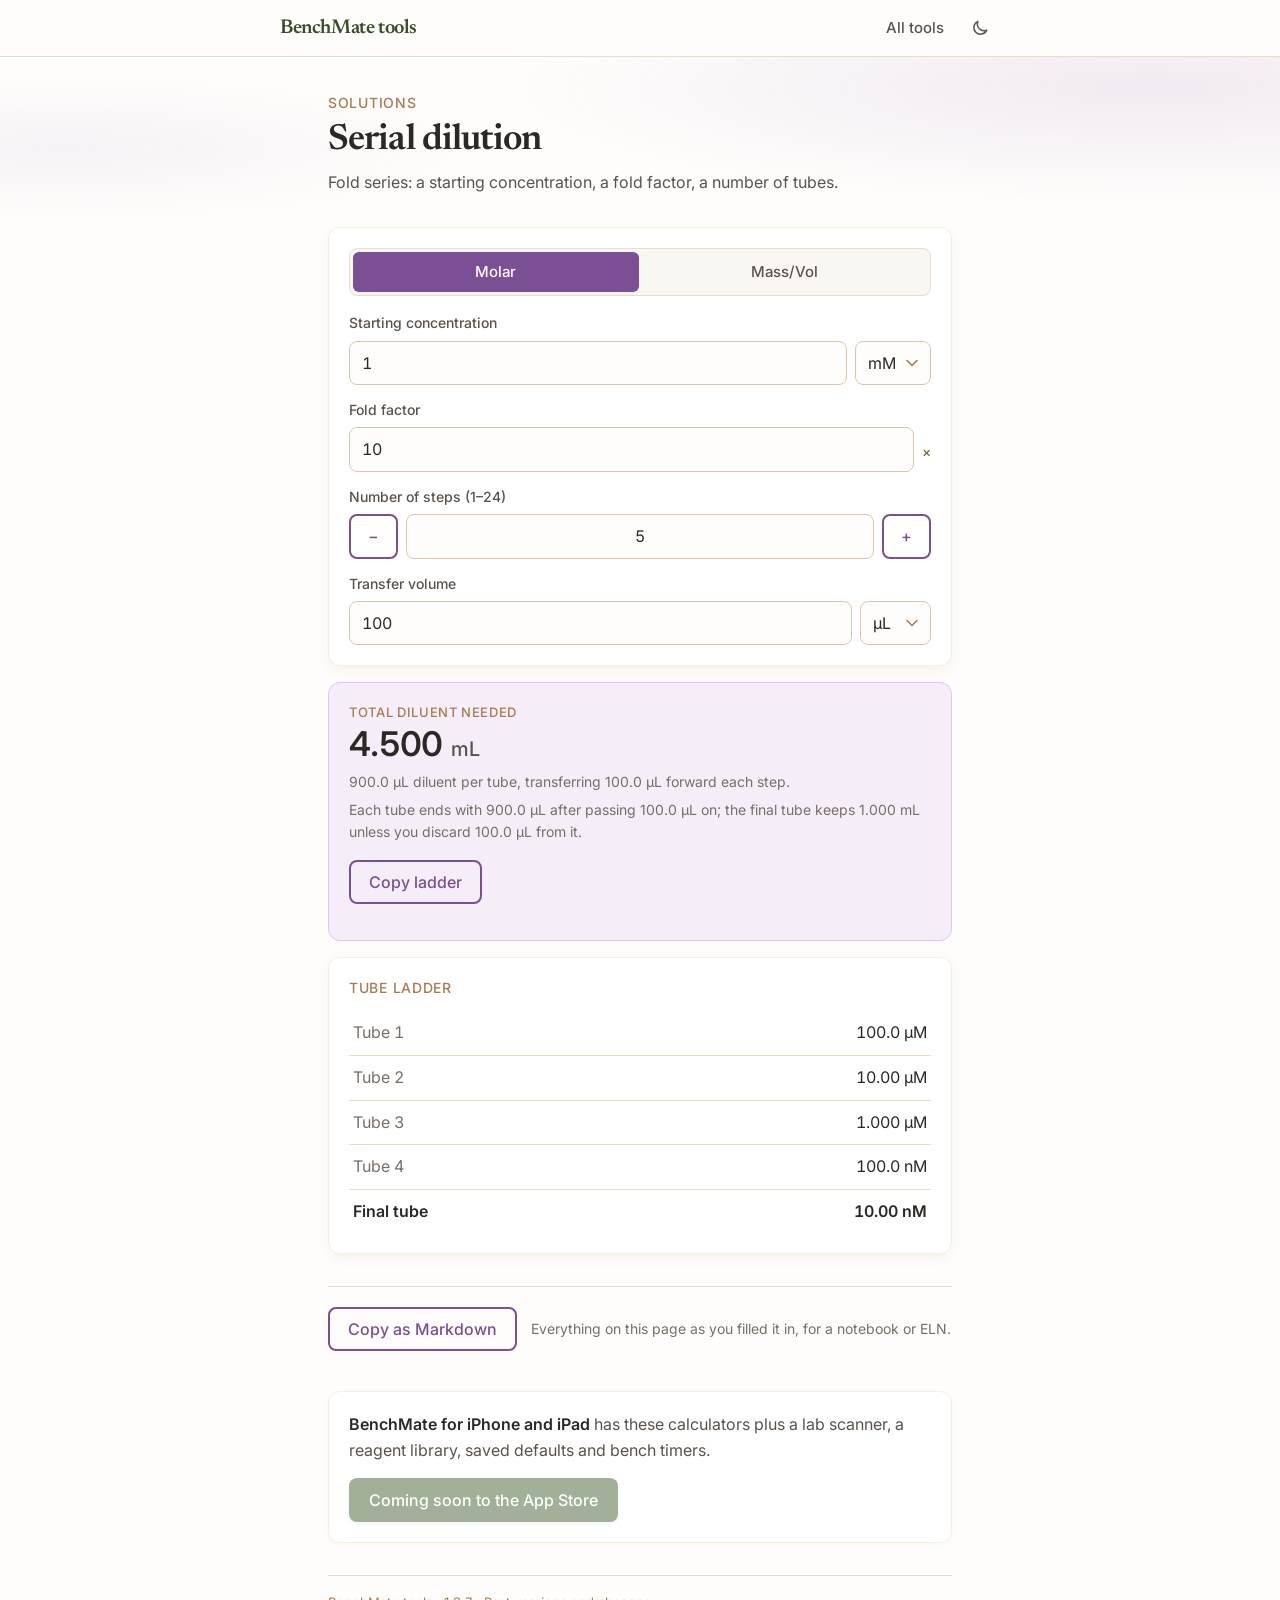
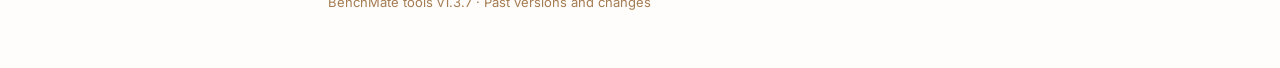
<file: serial-dilution/index.html>
<!doctype html>
<html lang="en">
<head>
<meta charset="utf-8">
<meta name="viewport" content="width=device-width, initial-scale=1">
<title>Serial dilution · BenchMate</title>
<meta name="description" content="Serial dilution ladder: tube concentrations, diluent per tube and total diluent from a starting concentration (molar or mass/vol), fold factor, steps and transfer volume.">
<link rel="preconnect" href="https://fonts.googleapis.com">
<link rel="preconnect" href="https://fonts.gstatic.com" crossorigin>
<link rel="stylesheet" href="https://fonts.googleapis.com/css2?family=Newsreader:ital,opsz,wght@0,6..72,400;0,6..72,500;0,6..72,600;1,6..72,400&family=Inter:wght@400;500;600;700&display=swap">
<script>
  // Before first paint: a saved light/dark choice (none = follow the system), and reveals on.
  document.documentElement.classList.add("js");
  try { var t = localStorage.getItem("theme"); if (t) document.documentElement.dataset.theme = t; } catch (e) {}
</script>
<link rel="stylesheet" href="../assets/bench.css">
<style>
  .stepper { display: flex; gap: 8px; }
  .stepper input { text-align: center; }
  .stepper button { min-width: 48px; }
  table.recipe td:first-child { color: var(--text-3); }
  table.recipe tr.final td { font-weight: 600; color: inherit; }
</style>
</head>
<body>
<header class="topbar">
  <div class="inner">
    <a class="wordmark" href="../index.html">BenchMate tools</a>
    <a class="back" href="../index.html">All tools</a>
    <button type="button" class="theme-toggle" data-theme-toggle aria-label="Switch theme">
      <svg class="moon" viewBox="0 0 24 24" fill="none" stroke="currentColor" stroke-width="1.8" stroke-linecap="round" stroke-linejoin="round" aria-hidden="true"><path d="M20 14.5A8 8 0 0 1 9.5 4a8 8 0 1 0 10.5 10.5z"/></svg>
      <svg class="sun" viewBox="0 0 24 24" fill="none" stroke="currentColor" stroke-width="1.8" stroke-linecap="round" aria-hidden="true"><circle cx="12" cy="12" r="4"/><path d="M12 2.5v2M12 19.5v2M2.5 12h2M19.5 12h2M5.3 5.3l1.4 1.4M17.3 17.3l1.4 1.4M5.3 18.7l1.4-1.4M17.3 6.7l1.4-1.4"/></svg>
    </button>
  </div>
</header>
<main>
  <div class="page-head">
    <p class="eyebrow">Solutions</p>
    <h1>Serial dilution</h1>
    <p class="lede">Fold series: a starting concentration, a fold factor, a number of tubes.</p>
  </div>

  <form id="form" class="card" autocomplete="off">
    <div class="segments" role="radiogroup" aria-label="Concentration mode">
      <label><input type="radio" name="mode" value="molar" id="mode-molar" checked>Molar</label>
      <label><input type="radio" name="mode" value="mass" id="mode-mass">Mass/Vol</label>
    </div>

    <div class="field">
      <label for="c0">Starting concentration</label>
      <div class="row"><input id="c0" inputmode="decimal" value="1" placeholder="e.g. 1"><select id="c0-unit" aria-label="Starting concentration unit"></select></div>
    </div>
    <div class="field">
      <label for="factor">Fold factor</label>
      <div class="row"><input id="factor" inputmode="decimal" value="10" placeholder="e.g. 10"><span class="hint" style="align-self:center">×</span></div>
    </div>
    <div class="field">
      <label for="steps">Number of steps (1–24)</label>
      <div class="stepper">
        <button type="button" class="secondary" id="steps-down" aria-label="Fewer steps">−</button>
        <input id="steps" inputmode="numeric" value="5" aria-label="Number of steps">
        <button type="button" class="secondary" id="steps-up" aria-label="More steps">+</button>
      </div>
    </div>
    <div class="field">
      <label for="transfer">Transfer volume</label>
      <div class="row"><input id="transfer" inputmode="decimal" value="100" placeholder="e.g. 100"><select id="transfer-unit" aria-label="Transfer volume unit"></select></div>
    </div>
  </form>

  <section class="result" aria-live="polite">
    <div class="caption">Total diluent needed</div>
    <div class="hero" id="hero">—</div>
    <div id="body"></div>
    <div id="warnings"></div>
    <p><button type="button" class="secondary" id="copy">Copy ladder</button></p>
  </section>

  <section class="card" id="ladder-card" hidden>
    <h2>Tube ladder</h2>
    <table class="recipe" id="ladder"></table>
  </section>

  <div class="promo" data-app-promo></div>
</main>
<script src="../assets/bench.js"></script>
<script src="engine.js"></script>
<script>
(function () {
  "use strict";
  var ui = BM.ui, U = BM.units, S = BM.serialDilution, $ = ui.$;
  var form = $("#form");
  var mode = function () { return $("input[name=mode]:checked").value; };
  // Each mode remembers its own unit; the typed number is never rescaled on a switch.
  var concUnit = { molar: "mM", mass: "mgPerML" };
  var lastMode = null, result = null;

  // Steps: a typed count is clamped to 1–24 once the field is left (typing "1" on the way
  // to "12" must not be rewritten mid-edit).
  function stepsValue() { return S.clampSteps(ui.num("steps")); }
  function setSteps(n) { $("#steps").value = String(S.clampSteps(n)); }

  function render() {
    var m = mode();
    if (m !== lastMode) {
      lastMode = m;
      ui.unitOptions($("#c0-unit"), m === "molar" ? U.molar : U.massConc, concUnit[m]);
    }
    concUnit[m] = $("#c0-unit").value;
    result = S.compute({
      mode: m,
      text: { c0: $("#c0").value, factor: $("#factor").value, transfer: $("#transfer").value },
      steps: stepsValue(),
      units: { molar: concUnit.molar, mass: concUnit.mass, transfer: $("#transfer-unit").value }
    });

    $("#hero").innerHTML = result.total
      ? ui.esc(result.total.value) + " <small>" + ui.esc(result.total.unit) + "</small>" : "—";
    $("#body").innerHTML = result.plan
      ? '<p class="hint">' + ui.esc(result.perTubeText) + "</p><p class=\"hint\">" + ui.esc(result.tubeText) + "</p>"
      : result.factorTooLow ? "" : '<p class="empty">Enter values above to solve.</p>';
    ui.warnings($("#warnings"), result.warnings);
    $("#copy").disabled = !result.plan;

    $("#ladder-card").hidden = !result.plan;
    $("#ladder").innerHTML = result.tubes.map(function (t) {
      return '<tr' + (t.isFinal ? ' class="final"' : "") + "><td>" + (t.isFinal ? "Final tube" : "Tube " + t.index) +
        '</td><td class="num">' + ui.esc(t.text) + "</td></tr>";
    }).join("");
  }

  ui.unitOptions($("#transfer-unit"), U.volume, "uL");
  $("#steps-down").addEventListener("click", function () { setSteps(stepsValue() - 1); render(); });
  $("#steps-up").addEventListener("click", function () { setSteps(stepsValue() + 1); render(); });
  $("#steps").addEventListener("change", function () { setSteps(ui.num("steps")); });
  ui.copyButton($("#copy"), function () { return result && result.plan ? result.copyText : ""; });

  // Restore saved fields first (the unit list is filled for the saved mode), then go live.
  var saved = ui.persist(form, "serial-dilution");
  lastMode = mode();
  ui.unitOptions($("#c0-unit"), lastMode === "molar" ? U.molar : U.massConc, concUnit[lastMode]);
  try {
    var s = JSON.parse(localStorage.getItem("benchmate.web.serial-dilution") || "null");
    if (s && s["c0-unit"]) $("#c0-unit").value = s["c0-unit"];
    if (s && s["mode-mass"]) concUnit.mass = $("#c0-unit").value; else concUnit.molar = $("#c0-unit").value;
  } catch (e) { /* ignore */ }
  ui.live(form, render);
})();
</script>
</body>
</html>
</file>
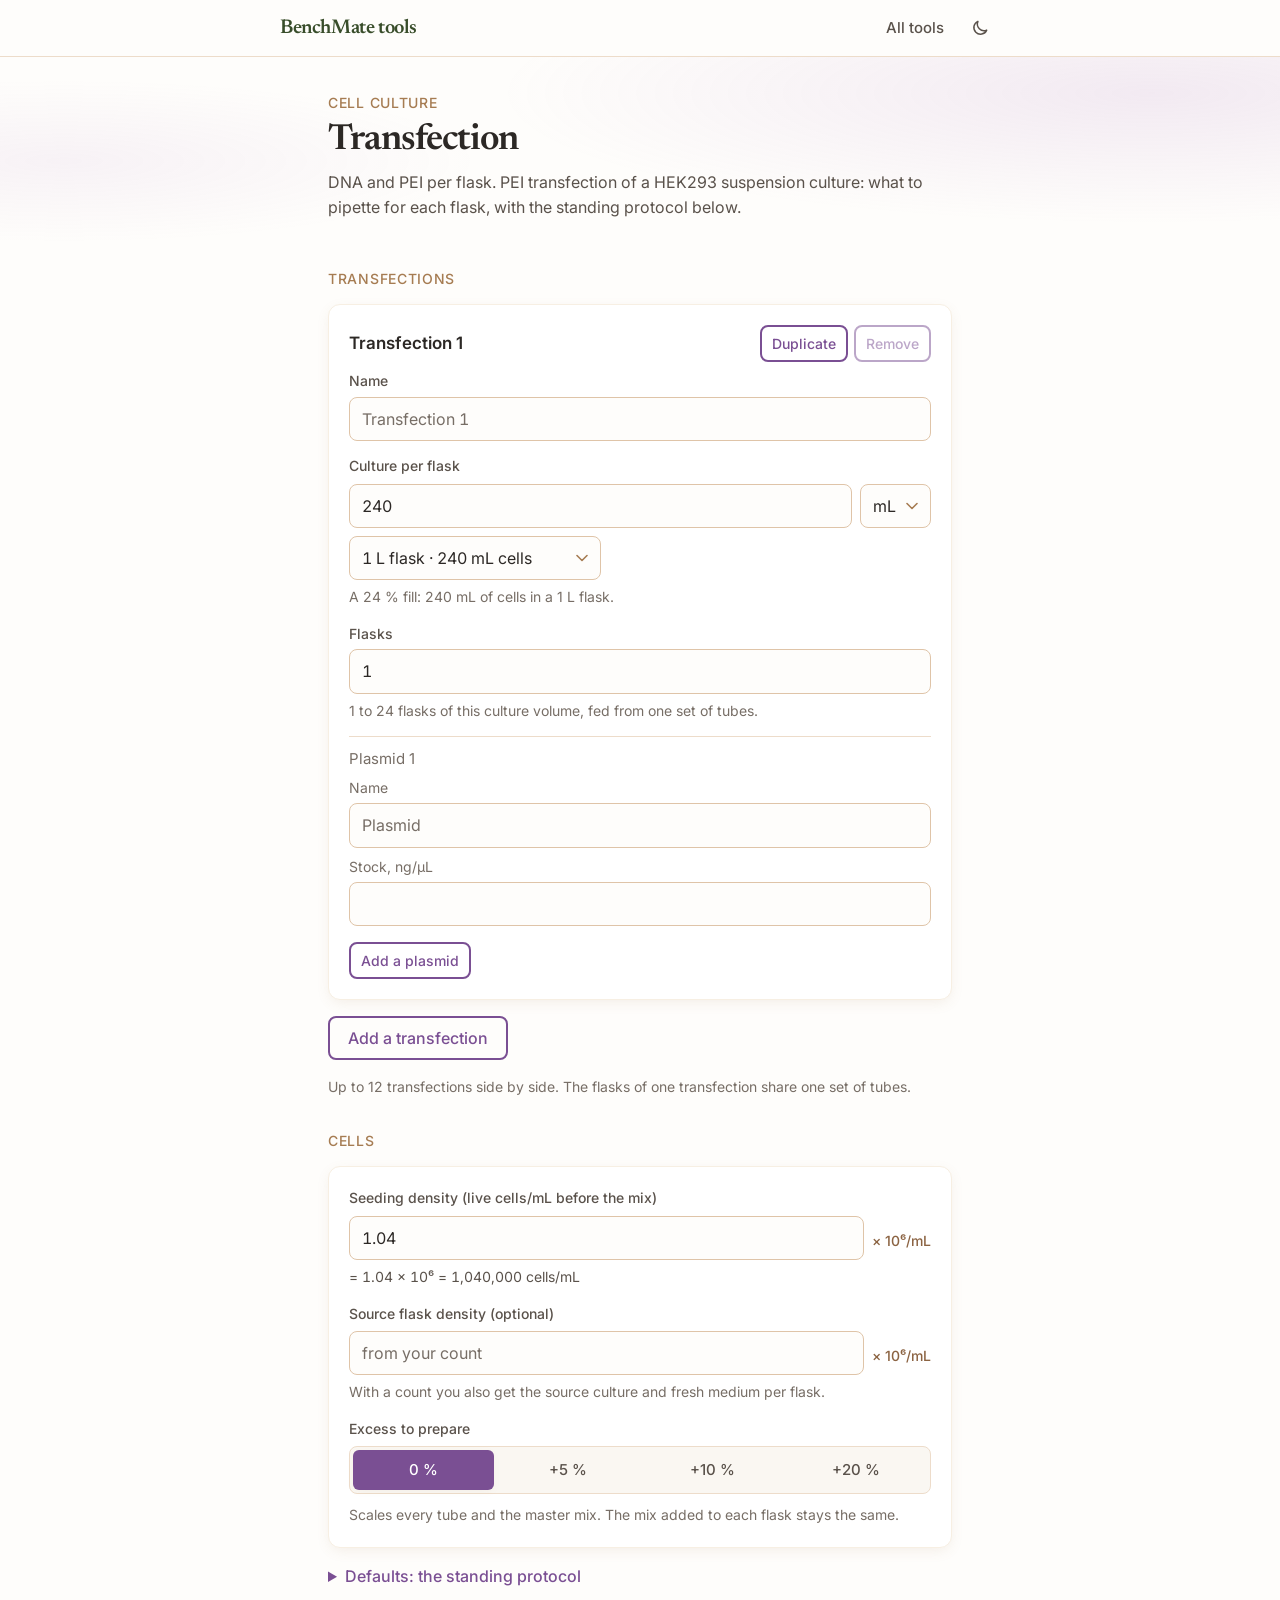
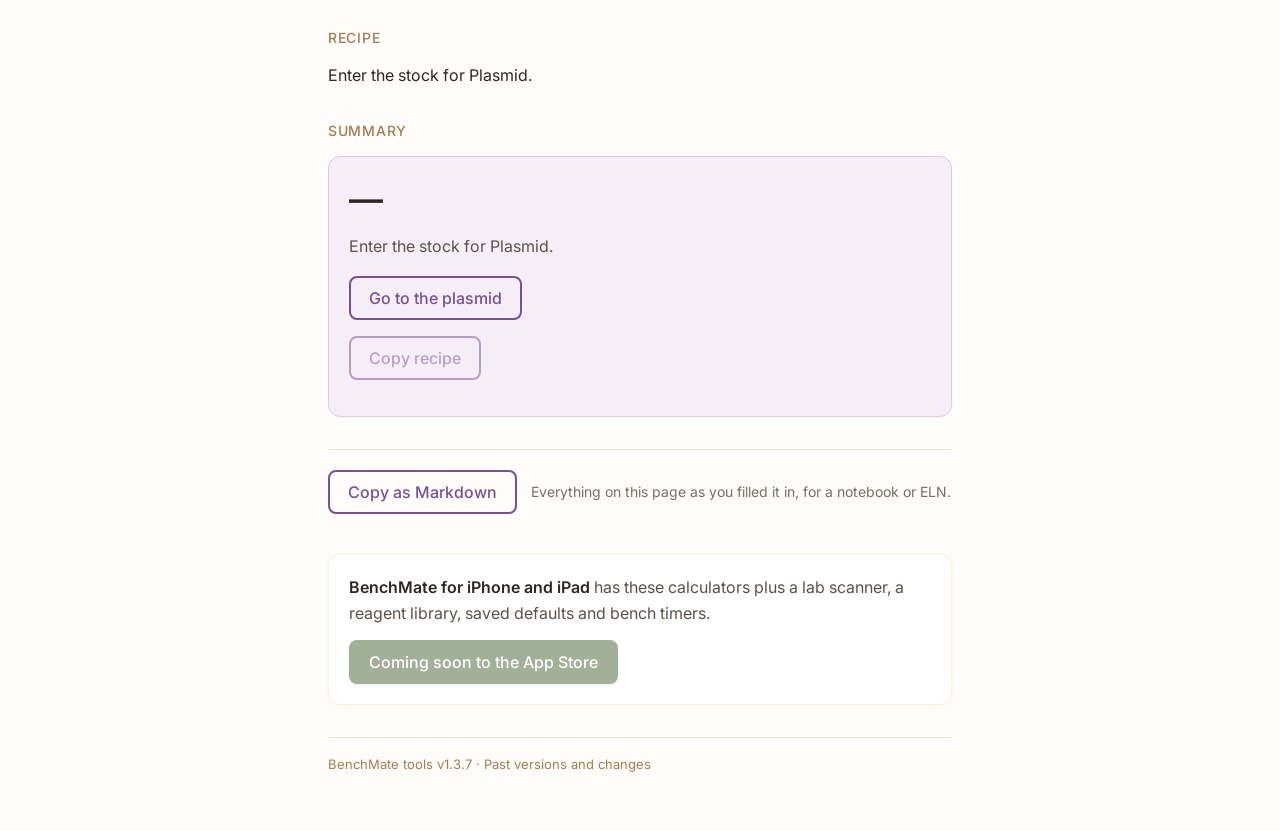
<file: transfection/index.html>
<!doctype html>
<html lang="en">
<head>
<meta charset="utf-8">
<meta name="viewport" content="width=device-width, initial-scale=1">
<title>Transfection · BenchMate</title>
<meta name="description" content="PEI transfection of a HEK293 suspension culture: how much of each plasmid, PEI and diluent to pipette per flask, with parallel transfections, a PEI master mix and shelf totals.">
<link rel="preconnect" href="https://fonts.googleapis.com">
<link rel="preconnect" href="https://fonts.gstatic.com" crossorigin>
<link rel="stylesheet" href="https://fonts.googleapis.com/css2?family=Newsreader:ital,opsz,wght@0,6..72,400;0,6..72,500;0,6..72,600;1,6..72,400&family=Inter:wght@400;500;600;700&display=swap">
<script>
  // Before first paint: a saved light/dark choice (none = follow the system), and reveals on.
  document.documentElement.classList.add("js");
  try { var t = localStorage.getItem("theme"); if (t) document.documentElement.dataset.theme = t; } catch (e) {}
</script>
<link rel="stylesheet" href="../assets/bench.css">
<style>
  .run-head { display: flex; justify-content: space-between; align-items: center; gap: 8px; margin-bottom: 8px; }
  .run-head strong { font-size: 17px; }
  .run-head .actions { display: flex; gap: 6px; }
  button.small { font-size: 14px; padding: 6px 10px; min-height: 36px; }
  button[disabled] { opacity: .5; cursor: default; }
  .field > label input, .field > label select { margin-top: 4px; }
  .grid { display: grid; grid-template-columns: repeat(auto-fit, minmax(120px, 1fr)); gap: 8px; margin-bottom: 8px; }
  .grid label { display: block; font-size: 14px; color: var(--text-3); }
  .grid label input { margin-top: 4px; }
  .plasmid { border-top: 1px solid var(--border-strong); padding-top: 10px; margin-top: 10px; }
  .plasmid .head { display: flex; justify-content: space-between; align-items: center; color: var(--text-3); font-size: 15px; margin-bottom: 6px; }
  .changed { color: var(--link); font-size: 14px; margin: 0 0 10px; }
  .inline { display: flex; gap: 8px; align-items: center; }
  .inline > * { flex: 1 1 0; min-width: 0; }
  .inline .unit { flex: 0 0 auto; color: var(--text-3); font-size: 15px; }
  h3 { font-size: 17px; margin: 18px 0 4px; }
  h3 small { font-weight: 400; color: var(--text-3); font-size: 15px; }
  .section-title { display: flex; justify-content: space-between; gap: 8px; color: var(--label); font-size: 13px; font-weight: 500; text-transform: uppercase; letter-spacing: .05em; margin: 14px 0 2px; }
  table.recipe td.tick { width: 34px; padding-right: 0; }
  table.recipe td.tick input { width: 22px; height: 22px; margin-top: 2px; }
  table.recipe td .hint { margin: 0; }
  .amt { font-family: ui-monospace, SFMono-Regular, Menlo, Consolas, monospace; white-space: pre; font-size: 15px; }
  td.num .hint { text-align: right; }
  .timer { display: flex; align-items: center; gap: 8px; flex-wrap: wrap; margin: 6px 0 2px; }
  .timer .clock { font-size: 28px; font-weight: 600; font-variant-numeric: tabular-nums; min-width: 4.2ch; }
  .timer.done .clock { color: var(--link); }
  table.kv { width: 100%; border-collapse: collapse; font-size: 15px; }
  table.kv td { padding: 5px 4px; border-bottom: 1px solid var(--border-strong); vertical-align: top; }
  table.kv td:first-child { color: var(--text-3); width: 42%; }
  .progress { color: var(--text-3); font-size: 14px; }
</style>
</head>
<body>
<header class="topbar">
  <div class="inner">
    <a class="wordmark" href="../index.html">BenchMate tools</a>
    <a class="back" href="../index.html">All tools</a>
    <button type="button" class="theme-toggle" data-theme-toggle aria-label="Switch theme">
      <svg class="moon" viewBox="0 0 24 24" fill="none" stroke="currentColor" stroke-width="1.8" stroke-linecap="round" stroke-linejoin="round" aria-hidden="true"><path d="M20 14.5A8 8 0 0 1 9.5 4a8 8 0 1 0 10.5 10.5z"/></svg>
      <svg class="sun" viewBox="0 0 24 24" fill="none" stroke="currentColor" stroke-width="1.8" stroke-linecap="round" aria-hidden="true"><circle cx="12" cy="12" r="4"/><path d="M12 2.5v2M12 19.5v2M2.5 12h2M19.5 12h2M5.3 5.3l1.4 1.4M17.3 17.3l1.4 1.4M5.3 18.7l1.4-1.4M17.3 6.7l1.4-1.4"/></svg>
    </button>
  </div>
</header>
<main>
  <div class="page-head">
    <p class="eyebrow">Cell culture</p>
    <h1>Transfection</h1>
    <p class="lede">DNA and PEI per flask. PEI transfection of a HEK293 suspension culture: what to pipette for each flask, with the standing protocol below.</p>
  </div>

  <form id="form" autocomplete="off">
    <h2>Transfections</h2>
    <div id="runs"></div>
    <p><button type="button" class="secondary" id="add-run">Add a transfection</button></p>
    <p class="hint">Up to 12 transfections side by side. The flasks of one transfection share one set of tubes.</p>

    <h2>Cells</h2>
    <div class="card">
      <div class="field">
        <label for="seeding">Seeding density (live cells/mL before the mix)</label>
        <div class="row"><input id="seeding" data-sci data-sci-scale="1e6" data-sci-unit="cells/mL" inputmode="decimal" value="1.04"><span class="hint" style="align-self:center">× 10⁶/mL</span></div>
      </div>
      <div class="field">
        <label for="source">Source flask density (optional)</label>
        <div class="row"><input id="source" data-sci data-sci-scale="1e6" data-sci-unit="cells/mL" inputmode="decimal" placeholder="from your count"><span class="hint" style="align-self:center">× 10⁶/mL</span></div>
        <p class="hint">With a count you also get the source culture and fresh medium per flask.</p>
      </div>
      <div class="field">
        <div class="label">Excess to prepare</div>
        <div class="segments" role="radiogroup" aria-label="Excess to prepare">
          <label><input type="radio" name="excess" id="excess-0" value="0" checked>0 %</label>
          <label><input type="radio" name="excess" id="excess-5" value="5">+5 %</label>
          <label><input type="radio" name="excess" id="excess-10" value="10">+10 %</label>
          <label><input type="radio" name="excess" id="excess-20" value="20">+20 %</label>
        </div>
        <p class="hint" style="margin-top:-6px">Scales every tube and the master mix. The mix added to each flask stays the same.</p>
      </div>
    </div>

    <details id="defaults-box">
      <summary>Defaults: the standing protocol</summary>
      <div class="card">
        <p class="hint" style="margin-top:0">These start as the lab's example protocol (DNA : PEI 1 : 2, 1 µg/mL, PEI 1 mg/mL, OptiPRO SFM, two tubes, 10 mL mix per 240 mL, 1.04 × 10⁶ live cells/mL, no excess, 9:30). Adjust to your protocol; changes are remembered in this browser.</p>
        <p class="changed" id="changed" hidden></p>
        <div class="field">
          <div class="label">DNA and PEI</div>
          <div class="inline"><span class="unit">1 :</span><input id="ratio" inputmode="decimal" value="2" aria-label="PEI parts per 1 part DNA"><span class="unit">w/w</span></div>
          <div class="inline" style="margin-top:8px"><input id="dose" inputmode="decimal" value="1" aria-label="DNA dose"><span class="unit">µg/mL culture</span></div>
          <div class="inline" style="margin-top:8px"><input id="pei-stock" inputmode="decimal" value="1" aria-label="PEI stock"><span class="unit">mg/mL PEI stock</span></div>
          <p class="hint">Reads as PEI : DNA <span id="ratio-note">2</span> : 1 by mass. The dose is per mL of culture, before the mix goes in.</p>
        </div>
        <div class="field">
          <label for="diluent">Diluent</label>
          <input id="diluent" value="OptiPRO SFM" placeholder="e.g. OptiPRO SFM" autocapitalize="off">
          <p class="hint">The serum-free medium DNA and PEI are diluted in.</p>
        </div>
        <div class="field">
          <div class="label">Mixing</div>
          <div class="segments" role="radiogroup" aria-label="Mixing">
            <label><input type="radio" name="mixing" id="mixing-two" value="twoTubes" checked>Two tubes</label>
            <label><input type="radio" name="mixing" id="mixing-one" value="oneTube">One tube</label>
          </div>
          <p class="hint" id="mixing-note" style="margin-top:-6px"></p>
        </div>
        <div class="field">
          <div class="label">Mix volume</div>
          <div class="inline"><input id="mix-ref" inputmode="decimal" value="10" aria-label="Mix volume in mL"><span class="unit">mL mix per</span></div>
          <div class="inline" style="margin-top:8px"><input id="culture-ref" inputmode="decimal" value="240" aria-label="Culture volume in mL"><span class="unit">mL culture</span></div>
          <div class="inline" style="margin-top:8px"><span class="unit">Culture : mix</span><input id="mix-ratio" inputmode="decimal" value="24" aria-label="Culture to mix ratio"><span class="unit">: 1</span></div>
          <p class="hint" id="mix-note">Edit either; the other follows.</p>
        </div>
        <div class="field">
          <div class="label">Incubation (DNA + PEI complexing)</div>
          <div class="inline"><input id="inc-min" inputmode="numeric" value="9" aria-label="Incubation minutes"><span class="unit">min</span><input id="inc-sec" inputmode="numeric" value="30" aria-label="Incubation seconds"><span class="unit">s</span></div>
        </div>
        <div class="field">
          <div class="label">New transfections take their culture volume in</div>
          <div class="segments" role="radiogroup" aria-label="Culture volumes in">
            <label><input type="radio" name="cunit" id="cunit-ml" value="mL" checked>mL</label>
            <label><input type="radio" name="cunit" id="cunit-l" value="L">L</label>
          </div>
        </div>
        <p><button type="button" class="secondary" id="reset-defaults">Reset to the lab's defaults</button></p>
      </div>
    </details>
  </form>

  <h2>Recipe</h2>
  <section id="recipe" aria-live="polite">
    <p class="empty" id="message"></p>
    <div id="warnings"></div>
    <div id="recipe-body"></div>
  </section>

  <h2>Summary</h2>
  <section class="result" id="summary">
    <div class="caption" id="headline"></div>
    <div class="hero" id="hero">—</div>
    <div id="summary-body"></div>
    <p><button type="button" class="secondary" id="copy">Copy recipe</button></p>
  </section>

  <div class="promo" data-app-promo></div>
</main>
<script src="../assets/bench.js"></script>
<script src="engine.js"></script>
<script src="batch.js"></script>
<script src="model.js"></script>
<script>
(function () {
  "use strict";
  var ui = BM.ui, $ = ui.$, esc = ui.esc, E = BM.transfection, M = E.model, T = E.Text, D = E.Defaults, R = E.Recipe, F = BM.format;
  var form = $("#form");
  var RUNS_KEY = "benchmate.web.transfection.runs";

  // ------------------------------------------------------------ state
  var runs = [];          // run drafts (see model.js newRun)
  var checks = {};        // item id -> the amount text it was ticked at
  var last = null;        // the last compute() result
  var lastRecipe = null;
  var timer = E.Timer.create(570), timerHandle = null;

  function loadRuns() {
    try {
      var saved = JSON.parse(localStorage.getItem(RUNS_KEY) || "null");
      if (saved && Array.isArray(saved.runs) && saved.runs.length >= 1 && saved.runs.length <= M.RUN_RANGE.max) {
        var ok = saved.runs.every(function (r) {
          return r && typeof r.id === "string" && Array.isArray(r.plasmids) && r.plasmids.length >= M.PLASMID_RANGE.min &&
            r.plasmids.length <= M.PLASMID_RANGE.max && r.plasmids.every(function (p) { return p && typeof p.id === "string"; });
        });
        if (ok) {
          runs = saved.runs.map(function (r) {
            return {
              id: String(r.id), nameText: String(r.nameText || ""), cultureText: String(r.cultureText || ""),
              cultureUnit: r.cultureUnit === "L" ? "L" : "mL", flaskText: String(r.flaskText || ""),
              ratioBasis: r.ratioBasis === "molar" ? "molar" : "mass",
              plasmids: r.plasmids.map(function (p) {
                return { id: String(p.id), nameText: String(p.nameText || ""), stockText: String(p.stockText || ""), partText: String(p.partText || ""), sizeText: String(p.sizeText || "") };
              })
            };
          });
          M.reserveIDs(runs);
          return;
        }
      }
    } catch (e) { /* ignore */ }
    runs = [M.newRun(defaultUnit())];
  }
  function saveRuns() {
    try { localStorage.setItem(RUNS_KEY, JSON.stringify({ runs: runs })); } catch (e) { /* ignore */ }
  }
  function defaultUnit() { return $("input[name=cunit]:checked").value; }

  // ------------------------------------------------------------ the run blocks
  function runHTML(run, index) {
    var many = run.plasmids.length > 1, molar = many && run.ratioBasis === "molar";
    var flask = M.flaskFor(run.cultureText, run.cultureUnit);
    var h = '<section class="card run" data-run="' + esc(run.id) + '">';
    h += '<div class="run-head"><strong>' + esc(M.runDisplayName(run, runs)) + '</strong><span class="actions">' +
      '<button type="button" class="secondary small" data-act="dup-run">Duplicate</button>' +
      '<button type="button" class="secondary small" data-act="rm-run"' + (runs.length <= M.RUN_RANGE.min ? " disabled" : "") + ">Remove</button></span></div>";
    h += '<div class="field"><label>Name<input data-f="name" value="' + esc(run.nameText) + '" placeholder="Transfection ' + (index + 1) + '" autocapitalize="off"></label></div>';
    h += '<div class="field"><div class="label">Culture per flask</div><div class="row">' +
      '<input data-f="culture" inputmode="decimal" aria-label="Culture volume per flask" value="' + esc(run.cultureText) + '">' +
      '<select data-f="unit" aria-label="Culture volume unit"><option value="mL"' + (run.cultureUnit === "mL" ? " selected" : "") + '>mL</option><option value="L"' + (run.cultureUnit === "L" ? " selected" : "") + ">L</option></select></div>" +
      '<div class="row" style="margin-top:8px"><select data-f="flask" aria-label="Flask size">' +
      E.FLASK_PRESETS.map(function (p) {
        var label = p.culture == null ? "Custom volume" : p.label + " flask · " + E.cultureDescription(p);
        return '<option value="' + p.id + '"' + (p.id === flask.id ? " selected" : "") + ">" + label + "</option>";
      }).join("") + "</select></div>" +
      '<p class="hint">A 24 % fill: 240 mL of cells in a 1 L flask.</p></div>';
    h += '<div class="field"><label>Flasks<input data-f="flasks" inputmode="numeric" value="' + esc(run.flaskText) + '"></label>' +
      '<p class="hint">1 to 24 flasks of this culture volume, fed from one set of tubes.</p></div>';
    if (many) {
      h += '<div class="segments" role="radiogroup" aria-label="Ratio basis">' +
        '<label><input type="radio" data-f="basis" name="basis-' + esc(run.id) + '" value="mass"' + (!molar ? " checked" : "") + '>Mass ratio</label>' +
        '<label><input type="radio" data-f="basis" name="basis-' + esc(run.id) + '" value="molar"' + (molar ? " checked" : "") + ">Molar ratio</label></div>";
    }
    run.plasmids.forEach(function (p, i) {
      h += '<div class="plasmid" data-p="' + esc(p.id) + '"><div class="head"><span>Plasmid ' + (i + 1) + "</span>" +
        (many ? '<button type="button" class="secondary small" data-act="rm-plasmid">Remove</button>' : "") + "</div>";
      h += '<div class="grid" style="grid-template-columns:1fr"><label>Name<input data-f="pname" value="' + esc(p.nameText) + '" placeholder="' + (many ? "Plasmid " + (i + 1) : "Plasmid") + '" autocapitalize="off"></label></div>';
      h += '<div class="grid"><label>Stock, ng/µL<input data-f="stock" inputmode="decimal" value="' + esc(p.stockText) + '"></label>';
      if (many) h += '<label>Ratio part<input data-f="part" inputmode="decimal" value="' + esc(p.partText) + '"></label>';
      if (molar) h += '<label>Size, bp<input data-f="size" inputmode="decimal" value="' + esc(p.sizeText) + '"></label>';
      h += "</div></div>";
    });
    h += '<p style="margin-bottom:0"><button type="button" class="secondary small" data-act="add-plasmid"' +
      (run.plasmids.length >= M.PLASMID_RANGE.max ? " disabled" : "") + ">Add a plasmid</button></p>";
    if (many) h += '<p class="hint">Parts are ' + (molar ? "molar" : "mass") + " fractions" + (molar ? " (each plasmid is weighted by its size × 650 g/mol per bp)" : "") + ".</p>";
    return h + "</section>";
  }
  function renderRuns() {
    $("#runs").innerHTML = runs.map(runHTML).join("");
    $("#add-run").disabled = runs.length >= M.RUN_RANGE.max;
  }
  /** Fields -> run drafts (the DOM is the source of truth between structural changes). */
  function readRuns() {
    ui.$$("#runs .run").forEach(function (el) {
      var run = runs.filter(function (r) { return r.id === el.getAttribute("data-run"); })[0];
      if (!run) return;
      var f = function (name, root) { var x = (root || el).querySelector('[data-f="' + name + '"]'); return x ? x.value : null; };
      run.nameText = f("name"); run.cultureText = f("culture"); run.cultureUnit = f("unit"); run.flaskText = f("flasks");
      var basis = el.querySelector('[data-f="basis"]:checked');
      if (basis) run.ratioBasis = basis.value;
      ui.$$(".plasmid", el).forEach(function (pe) {
        var p = run.plasmids.filter(function (q) { return q.id === pe.getAttribute("data-p"); })[0];
        if (!p) return;
        p.nameText = f("pname", pe); p.stockText = f("stock", pe);
        var part = f("part", pe), size = f("size", pe);
        if (part != null) p.partText = part;
        if (size != null) p.sizeText = size;
      });
    });
  }

  // ------------------------------------------------------------ structural actions
  function changeStructure(fn) {
    var oldIDs = runs.map(function (r) { return r.id; });
    readRuns();
    fn();
    checks = M.rekeyChecks(checks, oldIDs, runs.map(function (r) { return r.id; }));
    renderRuns();
    render();
  }
  $("#runs").addEventListener("click", function (e) {
    var btn = e.target.closest("button[data-act]");
    if (!btn) return;
    var runEl = btn.closest(".run"), id = runEl.getAttribute("data-run");
    var run = runs.filter(function (r) { return r.id === id; })[0];
    var act = btn.getAttribute("data-act");
    changeStructure(function () {
      if (act === "add-plasmid" && run.plasmids.length < M.PLASMID_RANGE.max) run.plasmids.push(M.newPlasmidRow());
      else if (act === "rm-plasmid" && run.plasmids.length > M.PLASMID_RANGE.min) {
        var pid = btn.closest(".plasmid").getAttribute("data-p");
        run.plasmids = run.plasmids.filter(function (p) { return p.id !== pid; });
      } else if (act === "rm-run" && runs.length > M.RUN_RANGE.min) {
        runs = runs.filter(function (r) { return r.id !== id; });
        M.dropRunChecks(checks, id);
      } else if (act === "dup-run" && runs.length < M.RUN_RANGE.max) {
        var copy = M.newRun(run.cultureUnit);
        copy.nameText = run.nameText ? run.nameText + " copy" : "";
        copy.cultureText = run.cultureText; copy.flaskText = run.flaskText; copy.ratioBasis = run.ratioBasis;
        copy.plasmids = run.plasmids.map(function (p) {
          var q = M.newPlasmidRow(); q.nameText = p.nameText; q.stockText = p.stockText; q.partText = p.partText; q.sizeText = p.sizeText; return q;
        });
        runs.splice(runs.indexOf(run) + 1, 0, copy);
      }
    });
  });
  $("#add-run").addEventListener("click", function () {
    changeStructure(function () { if (runs.length < M.RUN_RANGE.max) runs.push(M.newRun(defaultUnit())); });
  });

  // Field edits that move other fields: a unit switch keeps the volume, a flask size writes the
  // culture field, the molar/mass switch shows or hides the size fields.
  form.addEventListener("change", function (e) {
    var t = e.target, runEl = t.closest && t.closest(".run");
    if (!runEl) return;
    var f = t.getAttribute("data-f");
    var run = runs.filter(function (r) { return r.id === runEl.getAttribute("data-run"); })[0];
    var cultureInput = runEl.querySelector('[data-f="culture"]');
    if (f === "unit") {
      cultureInput.value = M.switchUnit(cultureInput.value, run.cultureUnit, t.value);
      run.cultureUnit = t.value;
    } else if (f === "flask") {
      var preset = E.flaskById(t.value);
      if (preset.culture != null) cultureInput.value = M.volumeText(preset.culture, runEl.querySelector('[data-f="unit"]').value);
    } else if (f === "basis") {
      readRuns(); renderRuns();
    }
  });
  form.addEventListener("input", function (e) {
    var t = e.target;
    // The mix volume and the culture : mix ratio move together.
    if (t.id === "mix-ratio") {
      var ratio = F.parse(t.value), cref = F.parse($("#culture-ref").value);
      if (ratio > 0 && cref > 0) $("#mix-ref").value = F.editable(cref / ratio, 6);
    } else if (t.id === "mix-ref" || t.id === "culture-ref") {
      syncRatio();
    } else if (t.getAttribute && t.getAttribute("data-f") === "culture") {
      var runEl = t.closest(".run");
      runEl.querySelector('[data-f="flask"]').value = M.flaskFor(t.value, runEl.querySelector('[data-f="unit"]').value).id;
    }
  });
  function syncRatio() {
    var mix = F.parse($("#mix-ref").value), cref = F.parse($("#culture-ref").value);
    $("#mix-ratio").value = mix > 0 && cref > 0 ? F.editable(cref / mix, 6) : "";
  }

  // ------------------------------------------------------------ reading the page
  function raw() {
    return {
      defaults: {
        ratio: $("#ratio").value, dose: $("#dose").value, peiStock: $("#pei-stock").value, diluent: $("#diluent").value,
        mixingMode: $("input[name=mixing]:checked").value, mixRef: $("#mix-ref").value, cultureRef: $("#culture-ref").value,
        incubationMin: $("#inc-min").value, incubationSec: $("#inc-sec").value, cultureUnit: defaultUnit(),
        seedingMillions: $("#seeding").value, excessPct: +$("input[name=excess]:checked").value
      },
      sourceMillions: $("#source").value,
      runs: runs
    };
  }
  var LAB_FIELDS = { ratio: "2", dose: "1", "pei-stock": "1", diluent: "OptiPRO SFM", "mix-ref": "10", "culture-ref": "240", "inc-min": "9", "inc-sec": "30", seeding: "1.04" };
  $("#reset-defaults").addEventListener("click", function () {
    Object.keys(LAB_FIELDS).forEach(function (id) { $("#" + id).value = LAB_FIELDS[id]; });
    $("#mixing-two").checked = true; $("#excess-0").checked = true; $("#cunit-ml").checked = true;
    syncRatio();
    form.dispatchEvent(new Event("input", { bubbles: true }));
    form.dispatchEvent(new Event("change", { bubbles: true }));
  });

  // ------------------------------------------------------------ drawing
  function amountCell(section, k) {
    var item = section.items[k], padded = R.alignedAmounts(section)[k];
    var h = padded != null ? '<span class="amt">' + esc(padded) + "</span>" : "";
    if (item.mass != null) h += '<div class="hint">' + esc(T.mass(item.mass)) + "</div>";
    return h;
  }
  function itemRow(section, k) {
    var it = section.items[k];
    var h = '<tr><td class="tick"><input type="checkbox" data-item="' + esc(it.id) + '" aria-label="Done: ' + esc(it.name) + '"' +
      (M.isChecked(checks, it) ? " checked" : "") + '></td><td>' + esc(it.name);
    if (it.note) h += '<div class="hint">' + esc(it.note) + "</div>";
    if (it.id === "incubate") h += timerHTML();
    return h + '</td><td class="num">' + amountCell(section, k) + "</td></tr>";
  }
  function sectionHTML(section, title, hint) {
    var h = '<div class="section-title"><span>' + esc(title) + "</span>" + (hint ? "<span>" + esc(hint) + "</span>" : "") + "</div>";
    h += '<table class="recipe"><tbody>' + section.items.map(function (_, k) { return itemRow(section, k); }).join("") + "</tbody></table>";
    return h;
  }
  function timerHTML() {
    return '<div class="timer" id="timer"><span class="clock" id="clock">' + T.clock(E.Timer.remaining(timer, Date.now())) + "</span>" +
      '<button type="button" class="secondary small" data-timer="toggle" id="timer-toggle">Start</button>' +
      '<button type="button" class="secondary small" data-timer="reset">Reset</button></div>';
  }

  function recipeHTML(r) {
    var batch = r.batch, rec = r.recipe, h = "";
    if (batch.suggestsMasterMixExcess(r.settings.excess)) h += '<p class="hint">💡 ' + esc(T.masterMixExcessHint) + "</p>";
    if (rec.masterMix) {
      var m = batch.masterMix;
      h += '<div class="card"><h3 style="margin-top:0">PEI master mix <small>· ' + esc(E.Aligned.volume(m.totalVolume, "mix").text + " in a " + m.tubeHint) + "</small></h3>";
      h += sectionHTML(rec.masterMix, "Make once, for every Tube B", "");
      h += '<div class="section-title"><span>Portion out</span></div><table class="recipe"><tbody>';
      var col = E.Aligned.column(rec.portionItems.map(function (p) { return p.item.amount; }));
      rec.portionItems.forEach(function (p, i) {
        h += '<tr><td class="tick"><input type="checkbox" data-item="' + esc(p.item.id) + '" aria-label="Done: portion for ' + esc(p.name) + '"' +
          (M.isChecked(checks, p.item) ? " checked" : "") + "></td><td>" + esc(p.name) + '</td><td class="num"><span class="amt">' + esc(col[i]) + "</span></td></tr>";
      });
      h += "</tbody></table></div>";
    }
    rec.runs.forEach(function (g) {
      var run = batch.run(g.id), reason = E.infeasibleReason(run.plan);
      h += '<div class="card"><h3 style="margin-top:0">' + esc(g.name) + " <small>· " + esc(g.flasksText) + "</small></h3>";
      if (reason) h += '<p class="note error">✕ Tubes not made: ' + esc(reason) + "</p>";
      g.recipe.sections.forEach(function (s) {
        var base = R.baseID(s.id);
        if (reason && base !== "cells") return;
        var title = base === "cells" && g.flaskCount > 1 ? s.title + " (per flask, × " + g.flaskCount + ")" : s.title;
        var hint = null;
        if (base === "a" || base === "mix") hint = run.plan.dnaTube.tubeHint;
        else if (base === "b" && run.plan.peiTube) hint = run.plan.peiTube.tubeHint;
        h += sectionHTML(s, title, hint);
      });
      h += "</div>";
    });
    if (rec.incubate) {
      h += '<div class="card"><div class="section-title" style="margin-top:0"><span>Incubate all together</span></div><table class="recipe"><tbody>' +
        itemRow({ items: [rec.incubate] }, 0) + "</tbody></table><p class=\"hint\">Once the last tubes are combined, incubate them all together, then add each to its flasks.</p></div>";
    }
    h += '<p class="progress" id="progress"></p>';
    return h;
  }

  function summaryHTML(r, rep) {
    var batch = r.batch, h = "";
    if (!r.isBatch) {
      h += '<table class="kv"><tbody>' + rep.reading.resultRows.map(function (x) {
        return "<tr><td>" + esc(x[0]) + "</td><td>" + esc(x[1]) + "</td></tr>";
      }).join("") + "</tbody></table>";
    } else if (batch.showsTotals) {
      var lines = E.reagentLines(batch, r.settings);
      h += '<div class="section-title"><span>Reagents needed</span></div><table class="recipe"><tbody>';
      var col = E.Aligned.column(lines.filter(function (l) { return l.amount; }).map(function (l) { return l.amount; })), i = 0;
      lines.forEach(function (l) {
        h += "<tr><td>" + esc(l.name) + (l.note ? '<div class="hint">' + esc(l.note) + "</div>" : "") + '</td><td class="num">' +
          (l.amount ? '<span class="amt">' + esc(col[i++]) + "</span>" : esc(l.text)) +
          (l.mass != null ? '<div class="hint">' + esc(T.mass(l.mass)) + "</div>" : "") + "</td></tr>";
      });
      h += "</tbody></table>";
      if (r.settings.excess) h += '<p class="hint">Tube volumes include the ' + esc(E.excessText(r.settings.excess)) + " excess.</p>";
    } else {
      h += '<p class="note error">✕ Totals are not worked out until every transfection\'s tubes fit:</p>' +
        batch.infeasibleRuns.map(function (x) { return '<p class="note error">' + esc(x.name + ": " + x.reason) + "</p>"; }).join("");
    }
    var rows = r.isBatch
      ? E.protocolRows(r.settings, r.settings.excess, r.settings.seedingDensityPerML, r.sourceDensity != null ? r.sourceDensity / 1000 : null)
      : rep.reading.settingsRows;
    h += '<details><summary>Protocol</summary><table class="kv"><tbody>' + rows.map(function (x) {
      return "<tr><td>" + esc(x[0]) + "</td><td>" + esc(x[1]) + "</td></tr>";
    }).join("") + "</tbody></table></details>";
    return h;
  }

  /** What the single-run report needs: the one run's readings. */
  function singleReport(r) {
    var run = r.batch.runs[0], rec = r.recipe.runs[0];
    var draft = runs[0];
    var rep = {
      date: new Date(), defaults: r.settings, run: run, recipe: rec.recipe, excessPct: r.settings.excess,
      seedingDensityPerML: r.settings.seedingDensityPerML, sourceDensityPerML: r.sourceDensity != null ? r.sourceDensity / 1000 : null,
      flaskTitle: E.flaskMatching(run.cultureVolumePerFlask).label, plasmidCount: draft.plasmids.length,
      ratioBasis: draft.plasmids.length > 1 ? draft.ratioBasis : "mass"
    };
    rep.reading = E.reportReadings(rep);
    return rep;
  }

  function copyText() {
    if (!last || !last.batch) return "";
    var r = last, text;
    if (!r.isBatch) text = E.singlePlainText(singleReport(r));
    else text = E.batchPlainText({ date: new Date(), defaults: r.settings, excessPct: r.settings.excess,
      seedingDensityPerML: r.settings.seedingDensityPerML, batch: r.batch, recipe: r.recipe });
    // The page's own warnings that the plain text doesn't carry (an unusable source count) travel with it.
    var extra = r.warnings.filter(function (w) { return /source density isn't/.test(w.text); });
    return text + extra.map(function (w) { return "\n! " + w.text; }).join("");
  }

  function render() {
    readRuns();
    var settingsDelta = null;
    var r = last = M.compute(raw());
    lastRecipe = r.recipe;
    $("#ratio-note").textContent = T.number(r.settings.peiToDNARatio, 2);
    $("#mixing-note").textContent = r.settings.mixingMode === "twoTubes"
      ? "DNA and PEI each in half the mix, then combined." : "Plasmids into the diluent, then PEI straight in.";
    $("#mix-note").textContent = "Edit either; the other follows. Every flask scales by this: " +
      T.number(D.mixFraction(r.settings) * 100, 2) + " % of the culture goes in as mix.";
    var changed = D.changedFields(r.settings).map(function (k) { return D.FIELD_TITLES[k]; });
    $("#changed").hidden = !changed.length;
    $("#changed").textContent = changed.length ? "Changed from the lab's defaults: " + changed.join(", ") + "." : "";

    // Keep the idle timer at the protocol's incubation time.
    if (timer.state === "idle" && timer.duration !== r.settings.incubationSeconds) timer = E.Timer.create(r.settings.incubationSeconds);

    ui.warnings($("#warnings"), r.warnings);
    $("#message").textContent = r.message || "";
    $("#message").hidden = !r.message;
    $("#copy").disabled = !r.batch;
    if (!r.batch) {
      $("#recipe-body").innerHTML = "";
      $("#headline").textContent = "";
      $("#hero").textContent = "—";
      // Why there's no recipe, and a button that takes you to the field to fill in.
      draw($("#summary-body"), '<p class="empty">' + esc(r.message || "") + "</p>" + (r.messageField
        ? '<p><button type="button" class="secondary" data-go-field="' + esc(JSON.stringify(r.messageField)) + '">' +
          (r.messageField.rowID ? "Go to the plasmid" : "Go to the field") + "</button></p>" : ""));
    } else {
      var rep = r.isBatch ? null : singleReport(r);
      $("#recipe-body").innerHTML = recipeHTML(r);
      $("#headline").textContent = E.headline(r.batch);
      var hero = T.mass(r.batch.totals.dnaMass);
      var parts = hero.split(" ");
      $("#hero").innerHTML = esc(parts[0]) + " <small>" + esc(parts.slice(1).join(" ")) + " of DNA</small>";
      $("#summary-body").innerHTML = summaryHTML(r, rep);
      $("#summary-body").drawn = null;
      syncTicks();
      updateTimer();
    }
    saveRuns();
  }

  // Only redraw when it changes: tapping a button blurs the field being typed in, and redrawing
  // on that change would swap the button out from under the tap.
  function draw(el, html) {
    if (el.drawn !== html) { el.innerHTML = html; el.drawn = html; }
  }

  /** The input a model messageField names, or null. */
  function fieldInput(t) {
    if (t.id) return document.getElementById(t.id);
    var run = ui.$$("#runs .run").filter(function (el) { return el.getAttribute("data-run") === t.runID; })[0];
    var row = run && t.rowID ? ui.$$(".plasmid", run).filter(function (el) { return el.getAttribute("data-p") === t.rowID; })[0] : run;
    return row ? row.querySelector('[data-f="' + t.f + '"]') : null;
  }
  $("#summary").addEventListener("click", function (e) {
    var b = e.target.closest && e.target.closest("[data-go-field]");
    if (!b) return;
    var input = fieldInput(JSON.parse(b.getAttribute("data-go-field")));
    if (!input) return;
    for (var d = input.closest("details"); d; d = d.parentNode.closest && d.parentNode.closest("details")) d.open = true;
    var calm = window.matchMedia && window.matchMedia("(prefers-reduced-motion: reduce)").matches;
    input.scrollIntoView({ block: "center", behavior: calm ? "auto" : "smooth" });
    input.focus({ preventScroll: true });
  });

  // ------------------------------------------------------------ ticks and the incubation timer
  function syncTicks() {
    if (!lastRecipe) return;
    var all = lastRecipe.allItems, done = 0;
    all.forEach(function (it) { if (M.isChecked(checks, it)) done++; });
    ui.$$("input[data-item]").forEach(function (cb) {
      var it = lastRecipe.item(cb.getAttribute("data-item"));
      cb.checked = !!it && M.isChecked(checks, it);
    });
    var p = $("#progress");
    if (p) p.textContent = done + " of " + all.length + " done";
  }
  $("#recipe").addEventListener("change", function (e) {
    var id = e.target.getAttribute && e.target.getAttribute("data-item");
    if (!id || !lastRecipe) return;
    var it = lastRecipe.item(id);
    if (it) { M.toggle(checks, it); syncTicks(); }
  });
  $("#recipe").addEventListener("click", function (e) {
    var b = e.target.closest("button[data-timer]");
    if (!b) return;
    var now = Date.now();
    if (b.getAttribute("data-timer") === "reset") {
      E.Timer.reset(timer);
      timer = E.Timer.create(last.settings.incubationSeconds);
      if (lastRecipe && lastRecipe.item("incubate")) delete checks.incubate;
    } else if (timer.state === "running") E.Timer.pause(timer, now);
    else E.Timer.start(timer, now);
    updateTimer(); syncTicks();
  });
  function updateTimer() {
    var clock = $("#clock");
    if (clock) {
      var now = Date.now(), done = E.Timer.isDone(timer, now);
      clock.textContent = T.clock(done ? 0 : E.Timer.remaining(timer, now));
      $("#timer").classList.toggle("done", done);
      $("#timer-toggle").textContent = timer.state === "running" && !done ? "Pause" : (timer.state === "paused" ? "Resume" : "Start");
      $("#timer-toggle").disabled = done;
      if (done && lastRecipe && lastRecipe.item("incubate") && checks.incubate !== "") { checks.incubate = ""; syncTicks(); }
    }
    if (timer.state === "running" && !timerHandle) timerHandle = setInterval(updateTimer, 250);
    if ((timer.state !== "running" || E.Timer.isDone(timer, Date.now())) && timerHandle) { clearInterval(timerHandle); timerHandle = null; }
  }

  // ------------------------------------------------------------ go
  loadRuns();
  ui.persist(form, "transfection");
  syncRatio();
  renderRuns();
  ui.copyButton($("#copy"), copyText);
  ui.live(form, render);
})();
</script>
</body>
</html>
</file>
<file: assets/bench.css>
/* BenchMate web — one stylesheet for every tool. Phone first; plain HTML elements.
   Look and feel follow the joereda.phd style guide (docs/style-guide.md): warm paper,
   wisteria for emphasis (links, choices, focus, the answer, hover glass, the page wash),
   forest green for primary buttons and the wordmark, caramel for labels.
   Build with the role tokens (--bg, --surface, --text, ...), not raw shades. */

/* ===================================================================== tokens */
:root {
  --font-serif: "Newsreader", Georgia, serif;
  --font-sans: "Inter", system-ui, -apple-system, "Segoe UI", sans-serif;

  /* Raw palette: forest green (primary) */
  --green-50: #f6f7f4;  --green-100: #e8ebe3; --green-200: #d1d9c7;
  --green-300: #a8b896; --green-400: #7d9465; --green-500: #5c7a45;
  --green-600: #476135; --green-700: #384d2a; --green-800: #2d3d23;
  --green-900: #1f2a18;
  /* Caramel (accent: labels, hairlines, shadows) */
  --caramel-50: #fdfaf6;  --caramel-100: #f7efe3; --caramel-200: #eddcca;
  --caramel-300: #dfc4a8; --caramel-400: #c9a47a; --caramel-500: #a67c52;
  --caramel-600: #8b6342; --caramel-700: #6f4d34; --caramel-800: #553b28;
  --caramel-900: #3d2a1d;
  /* Warm neutrals (paper and ink) */
  --warm-50: #fefdfb;  --warm-100: #faf7f2; --warm-200: #f5f0e8;
  --warm-300: #d4ccc2; --warm-400: #9c9287; --warm-500: #776e66;
  --warm-600: #5a524b; --warm-700: #3d3835; --warm-800: #2c2825;
  --warm-900: #1f1c1a;
  /* Wisteria (signature accent: emphasis and interaction) */
  --wisteria-50: #f9f4fb;  --wisteria-100: #eee2f4; --wisteria-200: #e0c8e9;
  --wisteria-300: #cba3db; --wisteria-400: #b48bc7; --wisteria-500: #9666b0;
  --wisteria-600: #7a4f93; --wisteria-700: #613c76; --wisteria-800: #482b58;
  --wisteria-900: #301c3b;
  /* Pastel category colours: pastel + deep ink partner */
  --celery: #A4D062;   --celery-deep: #587a2a;
  --porsche: #E2AD64;  --porsche-deep: #9a641f;
  --wewak: #EA98B3;    --wewak-deep: #a8405f;
  --wisteria: #CBA3DB; --wisteria-deep: #7a4f93;
  --sky: #7eb3d4;      --sky-deep: #4a7c9b;

  /* Roles: light */
  --bg: var(--warm-50);
  --bg-subtle: var(--warm-100);
  --surface: #ffffff;
  --text: var(--warm-800);
  --text-2: var(--warm-600);
  --text-3: var(--warm-500);
  --border: var(--caramel-100);
  --border-strong: var(--caramel-200);
  --link: var(--wisteria-600);
  --brand: var(--green-700);
  --btn-bg: var(--green-600);
  --btn-bg-hover: var(--green-700);
  --btn-text: #ffffff;
  --btn-outline: var(--wisteria-600);
  --select-bg: var(--wisteria-600);   /* chosen segment, checked boxes */
  --select-text: #ffffff;
  --check-bg: var(--wisteria-600);    /* a ticked box: solid wisteria with a white tick */
  --check-edge: var(--warm-400);      /* an empty box */
  --label: var(--caramel-500);
  --badge-bg: var(--caramel-50);
  --nav-bg: rgb(254 253 251 / 0.95);
  --focus: var(--wisteria-500);
  --tag-ink-mix: 0%;
  --tag-fill: 22%;
  --tag-edge: 70%;
  --tag-on-solid: #ffffff;
  /* Tool roles (not in the site, derived from it) */
  --field-bg: var(--warm-50);
  --field-border: var(--caramel-300);  /* form fields need a visible edge */
  --unit: var(--caramel-600);          /* units next to inputs: caramel, but readable */
  --result-bg: #f5eef8;                /* the answer: solid, faintly wisteria (between wisteria-50 and -100) */
  --result-edge: var(--wisteria-200);
  --solved-bg: var(--wisteria-100);
  /* Step lists: done rows shaded, the current step tinted more with a wisteria bar. */
  --step-done-bg: color-mix(in srgb, var(--wisteria-300) 14%, transparent);
  --step-now-bg: color-mix(in srgb, var(--wisteria-300) 30%, transparent);
  --step-now-edge: var(--wisteria-500);
  /* Hemocytometer chamber: faint wisteria glass, ruled lines, solid squares. */
  --chamber-bg: color-mix(in srgb, var(--wisteria-100) 55%, var(--surface));
  --chamber-edge: var(--wisteria-200);
  --chamber-ghost: color-mix(in srgb, var(--wisteria-400) 22%, transparent);
  --chamber-rule: color-mix(in srgb, var(--wisteria-500) 55%, var(--surface));
  --chamber-square: color-mix(in srgb, var(--wisteria-50) 60%, var(--surface));
  --chamber-sub: color-mix(in srgb, var(--wisteria-400) 30%, var(--chamber-square));
  --warn-ink: var(--porsche-deep);
  --warn-bg: color-mix(in srgb, var(--porsche) 18%, transparent);
  --error-ink: var(--wewak-deep);
  --error-bg: color-mix(in srgb, var(--wewak) 18%, transparent);

  /* Glass (hover only; never behind numbers) */
  --glass-hover-bg: linear-gradient(135deg,
      rgb(238 226 244 / 0.7) 0%, rgb(255 255 255 / 0.85) 50%, rgb(238 226 244 / 0.7) 100%);
  --glass-hover-edge: var(--wisteria-200);
  --glass-hover-shadow: 0 8px 24px -4px rgb(122 79 147 / 0.12), inset 0 1px 0 rgb(255 255 255 / 0.5);
  --hover-ink: var(--wisteria-700);
  --btn-hover-shadow: 0 4px 16px rgb(92 122 69 / 0.3), 0 6px 28px -6px rgb(150 102 176 / 0.35), inset 0 1px 0 rgb(255 255 255 / 0.2);

  /* Page wash behind the page header */
  --wash: radial-gradient(ellipse 85% 80% at 90% 25%, hsl(285 35% 60% / 0.14) 0%, transparent 60%),
          radial-gradient(ellipse 65% 60% at 5% 50%, hsl(285 35% 60% / 0.08) 0%, transparent 50%);

  /* Shadows (warm, caramel-tinted) */
  --shadow-sm: 0 2px 8px -2px rgb(166 124 82 / 0.08);
  --shadow: 0 4px 14px -2px rgb(166 124 82 / 0.12);
  --shadow-lg: 0 8px 24px -4px rgb(166 124 82 / 0.15);

  /* Shape, space, motion */
  --radius-sm: 4px;  --radius: 8px;  --radius-lg: 12px;  --radius-full: 9999px;
  --gutter: clamp(16px, 5vw, 24px);
  --ease-spring: cubic-bezier(0.34, 1.56, 0.64, 1);
  --ease-soft: cubic-bezier(0.25, 0.46, 0.45, 0.94);
  --dur-fast: 200ms;  --dur: 300ms;  --dur-reveal: 450ms;

  color-scheme: light;
}

/* Dark roles. Written once for the system setting and once for the manual toggle;
   keep the two blocks identical. */
@media (prefers-color-scheme: dark) {
  :root:not([data-theme="light"]) {
    --bg: var(--warm-900);  --bg-subtle: var(--warm-800);  --surface: var(--warm-800);
    --text: var(--warm-100);  --text-2: var(--warm-300);  --text-3: var(--warm-400);
    --border: var(--warm-700);  --border-strong: var(--warm-700);
    --link: var(--wisteria-300);  --brand: var(--green-400);
    --btn-outline: var(--wisteria-300);
    --select-bg: var(--wisteria-300);  --select-text: #1f1c1a;
    --check-bg: var(--wisteria-500);  --check-edge: var(--warm-500);
    --label: var(--caramel-400);  --badge-bg: var(--warm-700);
    --nav-bg: rgb(31 28 26 / 0.95);  --focus: var(--wisteria-400);
    --tag-ink-mix: 100%;  --tag-fill: 14%;  --tag-edge: 55%;  --tag-on-solid: #1f1c1a;
    --field-bg: var(--warm-900);  --field-border: var(--warm-600);  --unit: var(--caramel-400);
    --result-bg: #29222d;  --result-edge: var(--wisteria-800);  --solved-bg: #362a3e;
    --step-done-bg: color-mix(in srgb, var(--wisteria-300) 10%, transparent);
    --step-now-bg: color-mix(in srgb, var(--wisteria-300) 16%, transparent);
    --step-now-edge: var(--wisteria-300);
    --chamber-bg: color-mix(in srgb, var(--wisteria-900) 55%, var(--surface));
    --chamber-edge: var(--wisteria-800);
    --chamber-ghost: color-mix(in srgb, var(--wisteria-300) 16%, transparent);
    --chamber-rule: color-mix(in srgb, var(--wisteria-300) 50%, var(--surface));
    --chamber-square: color-mix(in srgb, var(--wisteria-900) 25%, var(--surface));
  --chamber-sub: color-mix(in srgb, var(--wisteria-300) 22%, var(--chamber-square));
    --chamber-sub: color-mix(in srgb, var(--wisteria-300) 22%, var(--chamber-square));
    --warn-ink: var(--porsche);  --warn-bg: color-mix(in srgb, var(--porsche) 14%, transparent);
    --error-ink: var(--wewak);  --error-bg: color-mix(in srgb, var(--wewak) 14%, transparent);
    --glass-hover-bg: linear-gradient(135deg,
        rgb(48 28 59 / 0.5) 0%, rgb(45 42 40 / 0.7) 50%, rgb(48 28 59 / 0.5) 100%);
    --glass-hover-edge: var(--wisteria-700);
    --glass-hover-shadow: 0 8px 24px -4px rgb(0 0 0 / 0.3), inset 0 1px 0 rgb(203 163 219 / 0.15);
    --hover-ink: var(--wisteria-300);
    --wash: radial-gradient(ellipse 85% 80% at 90% 25%, hsl(285 40% 45% / 0.20) 0%, transparent 60%),
            radial-gradient(ellipse 65% 60% at 5% 50%, hsl(285 40% 45% / 0.12) 0%, transparent 50%);
    --shadow-sm: 0 2px 8px -2px rgb(0 0 0 / 0.25);
    --shadow: 0 4px 14px -2px rgb(0 0 0 / 0.3);
    color-scheme: dark;
  }
}
:root[data-theme="dark"] {
  --bg: var(--warm-900);  --bg-subtle: var(--warm-800);  --surface: var(--warm-800);
  --text: var(--warm-100);  --text-2: var(--warm-300);  --text-3: var(--warm-400);
  --border: var(--warm-700);  --border-strong: var(--warm-700);
  --link: var(--wisteria-300);  --brand: var(--green-400);
  --btn-outline: var(--wisteria-300);
  --select-bg: var(--wisteria-300);  --select-text: #1f1c1a;
  --check-bg: var(--wisteria-500);  --check-edge: var(--warm-500);
  --label: var(--caramel-400);  --badge-bg: var(--warm-700);
  --nav-bg: rgb(31 28 26 / 0.95);  --focus: var(--wisteria-400);
  --tag-ink-mix: 100%;  --tag-fill: 14%;  --tag-edge: 55%;  --tag-on-solid: #1f1c1a;
  --field-bg: var(--warm-900);  --field-border: var(--warm-600);  --unit: var(--caramel-400);
  --result-bg: #29222d;  --result-edge: var(--wisteria-800);  --solved-bg: #362a3e;
  --step-done-bg: color-mix(in srgb, var(--wisteria-300) 10%, transparent);
  --step-now-bg: color-mix(in srgb, var(--wisteria-300) 16%, transparent);
  --step-now-edge: var(--wisteria-300);
  --chamber-bg: color-mix(in srgb, var(--wisteria-900) 55%, var(--surface));
  --chamber-edge: var(--wisteria-800);
  --chamber-ghost: color-mix(in srgb, var(--wisteria-300) 16%, transparent);
  --chamber-rule: color-mix(in srgb, var(--wisteria-300) 50%, var(--surface));
  --chamber-square: color-mix(in srgb, var(--wisteria-900) 25%, var(--surface));
  --chamber-sub: color-mix(in srgb, var(--wisteria-300) 22%, var(--chamber-square));
  --warn-ink: var(--porsche);  --warn-bg: color-mix(in srgb, var(--porsche) 14%, transparent);
  --error-ink: var(--wewak);  --error-bg: color-mix(in srgb, var(--wewak) 14%, transparent);
  --glass-hover-bg: linear-gradient(135deg,
      rgb(48 28 59 / 0.5) 0%, rgb(45 42 40 / 0.7) 50%, rgb(48 28 59 / 0.5) 100%);
  --glass-hover-edge: var(--wisteria-700);
  --glass-hover-shadow: 0 8px 24px -4px rgb(0 0 0 / 0.3), inset 0 1px 0 rgb(203 163 219 / 0.15);
  --hover-ink: var(--wisteria-300);
  --wash: radial-gradient(ellipse 85% 80% at 90% 25%, hsl(285 40% 45% / 0.20) 0%, transparent 60%),
          radial-gradient(ellipse 65% 60% at 5% 50%, hsl(285 40% 45% / 0.12) 0%, transparent 50%);
  --shadow-sm: 0 2px 8px -2px rgb(0 0 0 / 0.25);
  --shadow: 0 4px 14px -2px rgb(0 0 0 / 0.3);
  color-scheme: dark;
}

/* ===================================================================== base */
* { box-sizing: border-box; }
[hidden] { display: none !important; }
.card:has(> div:only-child:empty) { display: none; }
html { -webkit-text-size-adjust: 100%; }
body {
  margin: 0;
  background: var(--bg);
  color: var(--text);
  font: 400 16px/1.6 var(--font-sans);
  transition: background-color var(--dur-fast), color var(--dur-fast);
}
main { max-width: 42rem; margin: 0 auto; padding: 8px var(--gutter) 56px; }
main.wide { max-width: 48rem; }

h1, h2, h3, h4 { font-family: var(--font-serif); font-weight: 600; letter-spacing: -0.025em; line-height: 1.25; }
h1 { font-size: 36px; margin: 4px 0 6px; color: var(--text); }
/* Section titles: the caramel eyebrow label. */
h2 { font: 500 14px/1.4 var(--font-sans); text-transform: uppercase; letter-spacing: .05em; color: var(--label); margin: 32px 0 12px; }
h3 { font-size: 19px; }
p.lede { color: var(--text-2); margin: 0 0 8px; max-width: 42rem; }
strong { font-weight: 600; }
code { background: var(--bg-subtle); border-radius: var(--radius-sm); padding: 0 4px; font-size: .92em; }

a { color: var(--link); text-decoration: none; }
/* Underline that draws in from the left on hover. */
a:not(.button):not(.row-link):not(.wordmark) {
  background-image: linear-gradient(currentColor, currentColor);
  background-size: 0% 1px; background-position: 0 100%; background-repeat: no-repeat;
  transition: background-size var(--dur) ease-out;
}
a:not(.button):not(.row-link):not(.wordmark):hover { background-size: 100% 1px; }
:focus-visible { outline: 2px solid var(--focus); outline-offset: 2px; border-radius: 4px; }

/* Eyebrow label (also used inline). */
.eyebrow { font: 500 14px/1.4 var(--font-sans); text-transform: uppercase; letter-spacing: .05em; color: var(--label); margin: 0; }

/* ===================================================================== top bar */
.topbar {
  position: sticky; top: 0; z-index: 50;
  background: var(--nav-bg);
  -webkit-backdrop-filter: blur(4px); backdrop-filter: blur(4px);
  border-bottom: 1px solid var(--border-strong);
}
.topbar .inner {
  max-width: 48rem; margin: 0 auto; padding: 0 var(--gutter);
  display: flex; align-items: center; gap: 16px; min-height: 56px;
}
.wordmark { font: 600 20px/1 var(--font-serif); letter-spacing: -0.02em; color: var(--brand); margin-right: auto; }
.topbar .back { font-size: 15px; font-weight: 500; color: var(--text-2); }
.topbar .back:hover { color: var(--link); }
.theme-toggle {
  display: inline-grid; place-items: center;
  width: 40px; height: 40px; min-height: 0; padding: 0;
  background: transparent; color: var(--text-2);
  border: 0; border-radius: var(--radius); box-shadow: none;
  transition: background-color var(--dur-fast), color var(--dur-fast);
}
.theme-toggle svg { width: 20px; height: 20px; }
.theme-toggle .sun { display: none; }
:root[data-theme="dark"] .theme-toggle .sun { display: block; }
:root[data-theme="dark"] .theme-toggle .moon { display: none; }
@media (prefers-color-scheme: dark) {
  :root:not([data-theme="light"]) .theme-toggle .sun { display: block; }
  :root:not([data-theme="light"]) .theme-toggle .moon { display: none; }
}
@media (hover: hover) { .theme-toggle:hover { background: var(--bg-subtle); color: var(--text); } }

/* ===================================================================== page header */
.page-head { position: relative; padding: 28px 0 8px; }
.page-head::before {
  content: ""; position: absolute; z-index: 0; pointer-events: none;
  left: 50%; transform: translateX(-50%); width: 100vw; top: -40px; bottom: -60px;
  background: var(--wash);
  -webkit-mask-image: linear-gradient(to bottom, transparent 0%, #000 30px, #000 calc(100% - 40px), transparent 100%);
  mask-image: linear-gradient(to bottom, transparent 0%, #000 30px, #000 calc(100% - 40px), transparent 100%);
}
.page-head > * { position: relative; z-index: 1; }
.page-head .eyebrow { margin-bottom: 6px; }
body { overflow-x: hidden; } /* the wash is 100vw wide; never let it scroll sideways */

/* ===================================================================== cards */
.card {
  background: var(--surface);
  border: 1px solid var(--border);
  border-radius: var(--radius-lg);
  box-shadow: var(--shadow);
  padding: 20px;
  margin: 16px 0;
}
.card > :first-child { margin-top: 0; }
.card > :last-child { margin-bottom: 0; }
.card h2 { margin: 0 0 14px; }
@media (max-width: 420px) { .card, .result { padding: 16px; } }

/* ===================================================================== fields */
/* A labelled row: label on top, then the number input and its unit picker side by side. */
.field { margin: 0 0 14px; }
.field > label, .field > .label { display: block; font-size: 14px; font-weight: 500; color: var(--text-2); margin-bottom: 6px; }
.row { display: flex; gap: 8px; align-items: stretch; }
.row > input { flex: 1 1 auto; min-width: 0; }
.row > select { flex: 0 0 auto; }
.row > .hint, .unit { align-self: center; color: var(--unit); font-weight: 500; white-space: nowrap; }

input[type="text"], input[type="number"], input:not([type]), select, textarea {
  font: 400 16px/1.4 var(--font-sans);  /* 16px or larger, or iOS Safari zooms in */
  font-variant-numeric: tabular-nums;
  color: var(--text);
  background: var(--field-bg);
  border: 1px solid var(--field-border);
  border-radius: var(--radius);
  padding: 10px 12px;
  min-height: 44px;
  width: 100%;
  transition: border-color var(--dur-fast), box-shadow var(--dur-fast);
}
select {
  -webkit-appearance: none; appearance: none;
  padding-right: 34px;
  background-image: url("data:image/svg+xml,%3Csvg xmlns='http://www.w3.org/2000/svg' viewBox='0 0 12 8'%3E%3Cpath d='M1 1.5l5 5 5-5' fill='none' stroke='%23a67c52' stroke-width='1.6' stroke-linecap='round' stroke-linejoin='round'/%3E%3C/svg%3E");
  background-repeat: no-repeat; background-position: right 12px center; background-size: 12px 8px;
}
.row > select { width: auto; }
input:focus, select:focus, textarea:focus { outline: none; border-color: var(--focus); box-shadow: 0 0 0 3px color-mix(in srgb, var(--focus) 25%, transparent); }
input::placeholder { color: var(--text-3); }
input.solved { background: var(--solved-bg); border-color: var(--result-edge); font-weight: 600; }
input[readonly] { cursor: default; }
input[type="radio"] { accent-color: var(--select-bg); }
/* Checkboxes are drawn here so a ticked box looks the same everywhere (Safari included):
   an empty box stays plain; a ticked one fills with wisteria and shows a white tick. */
input[type="checkbox"] {
  -webkit-appearance: none; appearance: none;
  flex: 0 0 auto; width: 20px; height: 20px; margin: 0; cursor: pointer;
  border: 1.5px solid var(--check-edge); border-radius: 5px;
  background: var(--field-bg) no-repeat center / 14px 14px;
  transition: background-color var(--dur-fast), border-color var(--dur-fast);
}
input[type="checkbox"]:checked {
  background-color: var(--check-bg); border-color: var(--check-bg);
  background-image: url("data:image/svg+xml,%3Csvg xmlns='http://www.w3.org/2000/svg' viewBox='0 0 14 14'%3E%3Cpath d='M3 7.4l2.6 2.6L11 4.4' fill='none' stroke='%23fff' stroke-width='2.2' stroke-linecap='round' stroke-linejoin='round'/%3E%3C/svg%3E");
}
input[type="checkbox"]:disabled { opacity: .5; cursor: default; }

/* Segmented choice built from radio buttons. */
.segments { display: flex; padding: 3px; gap: 3px; background: var(--bg-subtle); border: 1px solid var(--border-strong); border-radius: var(--radius); margin: 0 0 16px; }
.segments label { flex: 1; display: grid; place-items: center; text-align: center; padding: 8px 6px; min-height: 40px; cursor: pointer; font-size: 15px; font-weight: 500; color: var(--text-2); border-radius: 6px; transition: background-color var(--dur-fast), color var(--dur-fast); }
.segments input { position: absolute; opacity: 0; pointer-events: none; }
.segments label:has(input:checked) { background: var(--select-bg); color: var(--select-text); box-shadow: var(--shadow-sm); }
.segments label:has(input:focus-visible) { outline: 2px solid var(--focus); outline-offset: 1px; }

label.check { display: flex; gap: 10px; align-items: center; min-height: 44px; font-size: 15px; color: var(--text-2); }
label.check input { width: 20px; height: 20px; }

/* Hemocytometer (Cell counting, Count samples): the counting chamber drawn as on the slide.
   The chamber is a faint wisteria glass with a fine ghost ruling, which shows in the cross
   between the corners as the middle and edge squares. Each corner square has the slide's
   triple-line border and its finer 4 x 4 subdivision; the inputs sit on solid fields inside. */
.quads {
  display: grid; grid-template-columns: 1fr 1fr; gap: 30px;
  margin: 0 0 12px; padding: 14px;
  border: 1px solid var(--chamber-edge); border-radius: var(--radius-lg);
  background:
    repeating-linear-gradient(to right, var(--chamber-ghost) 0 1px, transparent 1px 7px),
    repeating-linear-gradient(to bottom, var(--chamber-ghost) 0 1px, transparent 1px 7px),
    var(--chamber-bg);
  background-position: 14px 14px;
}
.quad {
  position: relative; min-width: 0;
  padding: 8px 9px;
  border: 1px solid var(--chamber-rule); border-radius: 2px;
  box-shadow: 0 0 0 2px var(--chamber-square), 0 0 0 3px var(--chamber-rule),
              0 0 0 5px var(--chamber-square), 0 0 0 6px var(--chamber-rule);
  background:
    linear-gradient(var(--chamber-sub), var(--chamber-sub)) 25% 0 / 1px 100% no-repeat,
    linear-gradient(var(--chamber-sub), var(--chamber-sub)) 50% 0 / 1px 100% no-repeat,
    linear-gradient(var(--chamber-sub), var(--chamber-sub)) 75% 0 / 1px 100% no-repeat,
    linear-gradient(var(--chamber-sub), var(--chamber-sub)) 0 25% / 100% 1px no-repeat,
    linear-gradient(var(--chamber-sub), var(--chamber-sub)) 0 50% / 100% 1px no-repeat,
    linear-gradient(var(--chamber-sub), var(--chamber-sub)) 0 75% / 100% 1px no-repeat,
    var(--chamber-square);
}
.quad strong { display: block; font: 600 13px/1.4 var(--font-sans); letter-spacing: .05em; color: var(--hover-ink); margin-bottom: 2px; }
.quad label { display: block; font-size: 13px; font-weight: 500; color: var(--text-2); }
.quad input { margin-bottom: 4px; background: var(--surface); border-color: var(--chamber-rule); }
@media (max-width: 420px) { .quads { gap: 26px; padding: 12px; } .quad { padding: 7px; } }

/* ===================================================================== buttons */
button, .button {
  font: 500 16px/1.5 var(--font-sans);
  display: inline-flex; align-items: center; justify-content: center; gap: 8px;
  text-align: center; text-decoration: none;
  background: var(--btn-bg); color: var(--btn-text);
  border: 0; border-radius: var(--radius);
  padding: 10px 20px; min-height: 44px; cursor: pointer;
  box-shadow: 0 2px 4px rgb(0 0 0 / 0.1);
  transition: transform var(--dur-fast) var(--ease-spring), background var(--dur-fast), box-shadow var(--dur-fast), color var(--dur-fast);
}
button:active, .button:active { background: var(--btn-bg-hover); transform: none; }
button.secondary {
  background: transparent; color: var(--btn-outline);
  border: 2px solid var(--btn-outline); box-shadow: none;
  padding: 8px 18px;
}
button[disabled], .button.disabled { opacity: .5; cursor: default; }
@media (hover: hover) {
  :where(button:not([disabled]):not(.secondary):not(.theme-toggle), a.button):hover {
    transform: scale(1.02) translateY(-1px);
    background: linear-gradient(135deg, rgb(92 122 69 / 0.95) 0%, rgb(92 122 69) 50%, rgb(92 122 69 / 0.95) 100%);
    box-shadow: var(--btn-hover-shadow);
  }
  :where(button.secondary:not([disabled])):hover {
    transform: scale(1.02) translateY(-1px);
    background: var(--glass-hover-bg);
    -webkit-backdrop-filter: blur(8px); backdrop-filter: blur(8px);
    box-shadow: var(--glass-hover-shadow);
  }
}

/* ===================================================================== the answer */
/* Solid surface, never glass: numbers stay crisp. Updates are instant, never animated. */
.result {
  background: var(--result-bg);
  border: 1px solid var(--result-edge);
  border-radius: var(--radius-lg);
  padding: 20px;
  margin: 16px 0;
}
.result .hero { font: 600 34px/1.15 var(--font-sans); letter-spacing: -0.02em; font-variant-numeric: tabular-nums; margin: 2px 0 8px; color: var(--text); }
.result .hero small { font-size: 20px; font-weight: 500; color: var(--text-2); letter-spacing: 0; }
.result .caption { font: 500 13px/1.4 var(--font-sans); text-transform: uppercase; letter-spacing: .05em; color: var(--label); }
.result .empty { color: var(--text-2); }

/* A result that can't be used as is. Rose instead of wisteria, so it never reads as an answer;
   .blocked cards explain and offer a fix, .has-error cards keep their number but dim it. */
.result.blocked, .result.has-error {
  background: color-mix(in srgb, var(--wewak) 10%, var(--surface));
  border-color: color-mix(in srgb, var(--wewak) 60%, transparent);
}
.result.blocked .caption, .result.has-error .caption { color: var(--error-ink); }
.result.has-error .hero, .result.has-error .hero small { color: var(--text-3); }
.result.blocked .hero:empty { display: none; }
.blocked-title { font-weight: 500; color: var(--text); margin: 6px 0 14px; }
.would {
  display: grid; gap: 2px;
  background: var(--surface); border: 1px dashed color-mix(in srgb, var(--wewak) 60%, transparent);
  border-radius: var(--radius); padding: 10px 14px; margin: 0 0 14px;
  font-variant-numeric: tabular-nums;
}
.would-label { font: 500 12px/1.4 var(--font-sans); text-transform: uppercase; letter-spacing: .05em; color: var(--error-ink); }
.would-value { font: 600 22px/1.3 var(--font-sans); color: var(--text); }
.would-note { color: var(--text-2); font-size: 14px; }
.fix { display: flex; flex-wrap: wrap; align-items: center; gap: 8px 12px; }
.fix .hint { margin: 0; }
.result h2 { margin-top: 0; }

table.recipe { width: 100%; border-collapse: collapse; font-variant-numeric: tabular-nums; }
table.recipe th, table.recipe td { text-align: left; padding: 9px 4px; border-bottom: 1px solid var(--border-strong); vertical-align: top; }
table.recipe th { font: 500 13px/1.4 var(--font-sans); text-transform: uppercase; letter-spacing: .05em; color: var(--label); }
table.recipe td.num, table.recipe th.num { text-align: right; white-space: nowrap; }
table.recipe tr:last-child td { border-bottom: 0; }
.scroll-x { overflow-x: auto; }

/* Warnings: warm and muted, always with a symbol and words. */
.note { border-radius: var(--radius); padding: 10px 12px; margin: 10px 0; font-size: 15px; border-left: 3px solid currentColor; }
.note.warn { background: var(--warn-bg); color: var(--warn-ink); }
.note.error { background: var(--error-bg); color: var(--error-ink); }
.note a { color: inherit; font-weight: 600; }
.sci-preview { color: var(--text-2); font-size: 14px; margin: 6px 0 0; font-variant-numeric: tabular-nums; }
.sci-preview.bad { color: var(--error-ink); }
.hint { color: var(--text-3); font-size: 14px; margin: 6px 0 0; }

details { margin: 12px 0; }
summary { cursor: pointer; color: var(--link); font-weight: 500; min-height: 32px; }

/* ===================================================================== home list */
ul.tools { list-style: none; padding: 0; margin: 0; display: grid; gap: 10px; }
.row-link {
  display: flex; align-items: center; justify-content: space-between; gap: 16px;
  padding: 16px;
  background: var(--surface);
  border: 1px solid var(--border);
  border-radius: var(--radius);
  box-shadow: var(--shadow-sm);
  color: var(--text);
  transition: all var(--dur);
}
.row-link .title { display: block; font-weight: 500; font-size: 17px; line-height: 1.35; }
.row-link .desc { display: block; color: var(--text-2); font-size: 15px; line-height: 1.45; margin-top: 2px; }
.row-link .tag { margin-top: 8px; }
.row-link .arrow { flex: 0 0 auto; color: var(--caramel-300); transition: transform var(--dur), color var(--dur); }
.row-link .arrow svg { width: 18px; height: 18px; display: block; }
@media (hover: hover) {
  .row-link:hover {
    transform: translateX(4px);
    border-color: var(--glass-hover-edge);
    background: var(--glass-hover-bg);
    -webkit-backdrop-filter: blur(10px); backdrop-filter: blur(10px);
    box-shadow: var(--glass-hover-shadow);
  }
  .row-link:hover .title, .row-link:hover .arrow { color: var(--hover-ink); }
  .row-link:hover .arrow { transform: translateX(4px); }
}

/* Pastel category tag: deep ink on a faint pastel fill (light), pastel ink (dark). */
.tag {
  --tag: var(--sky); --tag-deep: var(--sky-deep);
  display: inline-flex; align-items: center; white-space: nowrap;
  padding: 2px 10px;
  border-radius: var(--radius-full);
  font: 500 12px/1rem var(--font-sans);
  color: color-mix(in srgb, var(--tag) var(--tag-ink-mix), var(--tag-deep));
  background: color-mix(in srgb, var(--tag) var(--tag-fill), transparent);
  border: 1px solid color-mix(in srgb, var(--tag) var(--tag-edge), transparent);
}
.tag.celery   { --tag: var(--celery);   --tag-deep: var(--celery-deep); }
.tag.porsche  { --tag: var(--porsche);  --tag-deep: var(--porsche-deep); }
.tag.wewak    { --tag: var(--wewak);    --tag-deep: var(--wewak-deep); }
.tag.wisteria { --tag: var(--wisteria); --tag-deep: var(--wisteria-deep); }
.tag.sky      { --tag: var(--sky);      --tag-deep: var(--sky-deep); }

/* Copy as Markdown, at the end of every tool page. */
.md-copy { display: flex; flex-wrap: wrap; align-items: center; gap: 8px 14px; margin: 32px 0 0; padding-top: 20px; border-top: 1px solid var(--border-strong); }
.md-copy .hint { margin: 0; flex: 1 1 14rem; }

.promo { background: var(--surface); border: 1px solid var(--border); border-radius: var(--radius-lg); box-shadow: var(--shadow-sm); padding: 20px; margin: 40px 0 16px; }
.promo p { margin: 0 0 14px; color: var(--text-2); }
.promo strong { color: var(--text); }

footer { color: var(--text-3); font-size: 13px; margin-top: 20px; }
footer a { color: var(--label); }
footer.version { margin-top: 32px; padding-top: 16px; border-top: 1px solid var(--border-strong); color: var(--label); }

/* ===================================================================== reveals */
/* Blur-in for home sections and lists only; never on forms or results.
   Hidden only once the script has run (html.js), so content never stays invisible. */
html.js .reveal {
  opacity: 0; filter: blur(8px); transform: translateY(10px) scale(0.98);
  transition: opacity var(--dur-reveal) var(--ease-soft), filter var(--dur-reveal) var(--ease-soft), transform var(--dur-reveal) var(--ease-soft);
  transition-delay: calc(var(--i, 0) * 65ms);
}
html.js .reveal.visible { opacity: 1; filter: none; transform: none; }

@media (prefers-reduced-motion: reduce) {
  *, *::before, *::after { transition-duration: 0.01ms !important; transition-delay: 0s !important; animation-duration: 0.01ms !important; }
  html.js .reveal { opacity: 1; filter: none; transform: none; }
}
</file>
